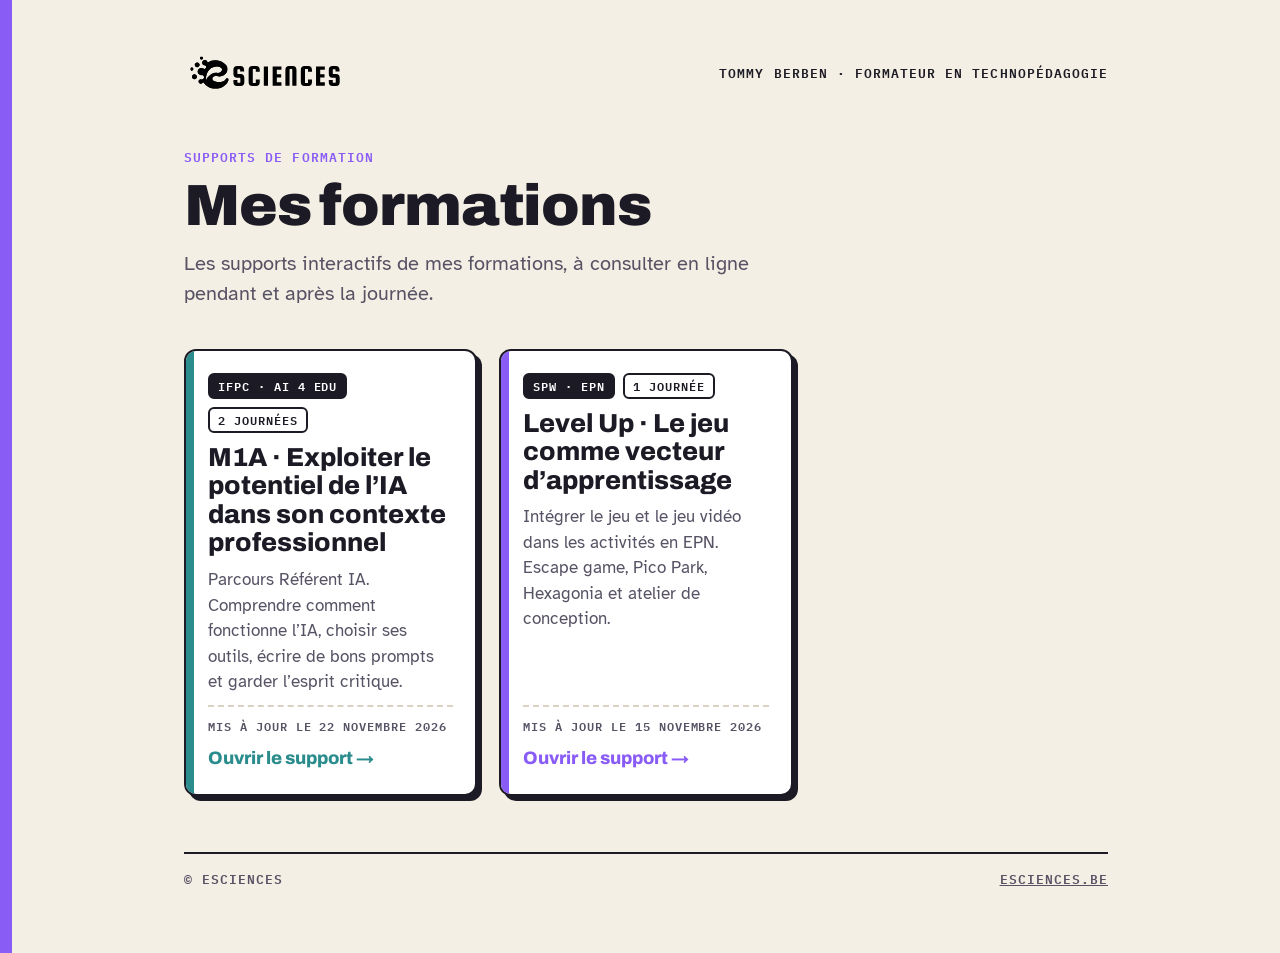
<file: index.html>
<!DOCTYPE html>
<html lang="fr">
<head>
<meta charset="utf-8">
<meta name="viewport" content="width=device-width, initial-scale=1">
<title>Formations eSCIENCES · Tommy Berben</title>
<link rel="preconnect" href="https://fonts.googleapis.com">
<link rel="preconnect" href="https://fonts.gstatic.com" crossorigin>
<link href="https://fonts.googleapis.com/css2?family=Atkinson+Hyperlegible:wght@400;700&family=Archivo:wght@800;900&family=IBM+Plex+Mono:wght@500;600&display=swap" rel="stylesheet">
<style>
  :root{--paper:#f4efe4;--ink:#1c1a24;--ink-soft:#575264;--acc:#8a5cf6}
  *{box-sizing:border-box;margin:0;padding:0}
  body{background:var(--paper);color:var(--ink);font-family:'Atkinson Hyperlegible',system-ui,sans-serif;font-size:18px;line-height:1.5;min-height:100vh;border-left:12px solid var(--acc)}
  .wrap{max-width:980px;margin:0 auto;padding:48px 28px 64px}
  header{display:flex;justify-content:space-between;align-items:center;gap:20px;flex-wrap:wrap}
  header img{height:52px}
  .mono{font-family:'IBM Plex Mono',monospace;font-size:13px;font-weight:600;letter-spacing:.08em;text-transform:uppercase}
  .kicker{color:var(--acc);margin-top:48px}
  h1{font-family:'Archivo',sans-serif;font-weight:900;font-size:clamp(36px,6vw,58px);line-height:1.02;letter-spacing:-.02em;margin-top:8px}
  .lead{font-size:20px;max-width:640px;margin-top:14px;color:var(--ink-soft)}
  .grid{display:grid;grid-template-columns:repeat(auto-fill,minmax(290px,1fr));gap:22px;margin-top:40px}
  .card{display:flex;flex-direction:column;gap:10px;background:#fff;border:2px solid var(--ink);border-radius:12px;box-shadow:5px 5px 0 var(--ink);padding:22px;color:inherit;text-decoration:none;transition:transform .12s,box-shadow .12s;position:relative;overflow:hidden}
  .card::before{content:"";position:absolute;left:0;top:0;bottom:0;width:8px;background:var(--c,var(--acc))}
  .card:hover{transform:translate(-2px,-2px);box-shadow:7px 7px 0 var(--ink)}
  .card h2{font-family:'Archivo',sans-serif;font-weight:800;font-size:26px;line-height:1.1}
  .chips{display:flex;gap:8px;flex-wrap:wrap}
  .chip{border:2px solid var(--ink);border-radius:6px;padding:2px 8px;font-size:12px}
  .chip.on{background:var(--ink);color:#fff}
  .card p{color:var(--ink-soft);font-size:17px}
  .maj{margin-top:auto;font-size:12px;color:var(--ink-soft);border-top:2px dashed #d9d2c3;padding-top:10px}
  .go{font-family:'Archivo',sans-serif;font-weight:800;color:var(--c,var(--acc))}
  footer{margin-top:56px;padding-top:16px;border-top:2px solid var(--ink);display:flex;justify-content:space-between;gap:16px;flex-wrap:wrap;color:var(--ink-soft)}
  footer a{color:inherit}
</style>
</head>
<body>
<div class="wrap">
  <header>
    <img src="assets/logo.svg" alt="eSCIENCES">
    <span class="mono">Tommy Berben · formateur en technopédagogie</span>
  </header>

  <p class="mono kicker">Supports de formation</p>
  <h1>Mes formations</h1>
  <p class="lead">Les supports interactifs de mes formations, à consulter en ligne pendant et après la journée.</p>

  <div class="grid">
    <a class="card" href="m1a-referent-ia/" data-path="m1a-referent-ia" style="--c:#2a8c8c">
      <div class="chips"><span class="chip on mono">IFPC · AI 4 EDU</span><span class="chip mono">2 journées</span></div>
      <h2>M1A · Exploiter le potentiel de l’IA dans son contexte professionnel</h2>
      <p>Parcours Référent IA. Comprendre comment fonctionne l’IA, choisir ses outils, écrire de bons prompts et garder l’esprit critique.</p>
      <span class="maj mono">Mis à jour le <time>22 novembre 2026</time></span>
      <span class="go">Ouvrir le support →</span>
    </a>
    <a class="card" href="epn-jeu-apprentissage/" data-path="epn-jeu-apprentissage" style="--c:#8a5cf6">
      <div class="chips"><span class="chip on mono">SPW · EPN</span><span class="chip mono">1 journée</span></div>
      <h2>Level Up · Le jeu comme vecteur d’apprentissage</h2>
      <p>Intégrer le jeu et le jeu vidéo dans les activités en EPN. Escape game, Pico Park, Hexagonia et atelier de conception.</p>
      <span class="maj mono">Mis à jour le <time>15 novembre 2026</time></span>
      <span class="go">Ouvrir le support →</span>
    </a>
  </div>

  <footer>
    <span class="mono">© eSCIENCES</span>
    <a class="mono" href="https://www.esciences.be">esciences.be</a>
  </footer>
</div>
<script>
/* Date de dernière mise à jour lue dans l'historique GitHub (date écrite à la main en secours) */
document.querySelectorAll('.card[data-path]').forEach(async card=>{
  try{
    const r = await fetch('https://api.github.com/repos/esciences/formations/commits?per_page=1&path='+encodeURIComponent(card.dataset.path));
    if(!r.ok) return;
    const [c] = await r.json(); if(!c) return;
    const d = new Date(c.commit.committer.date);
    const t = card.querySelector('.maj time');
    t.dateTime = d.toISOString();
    t.textContent = d.toLocaleDateString('fr-BE',{day:'numeric',month:'long',year:'numeric'});
  }catch(e){}
});
</script>
</body>
</html>
</file>
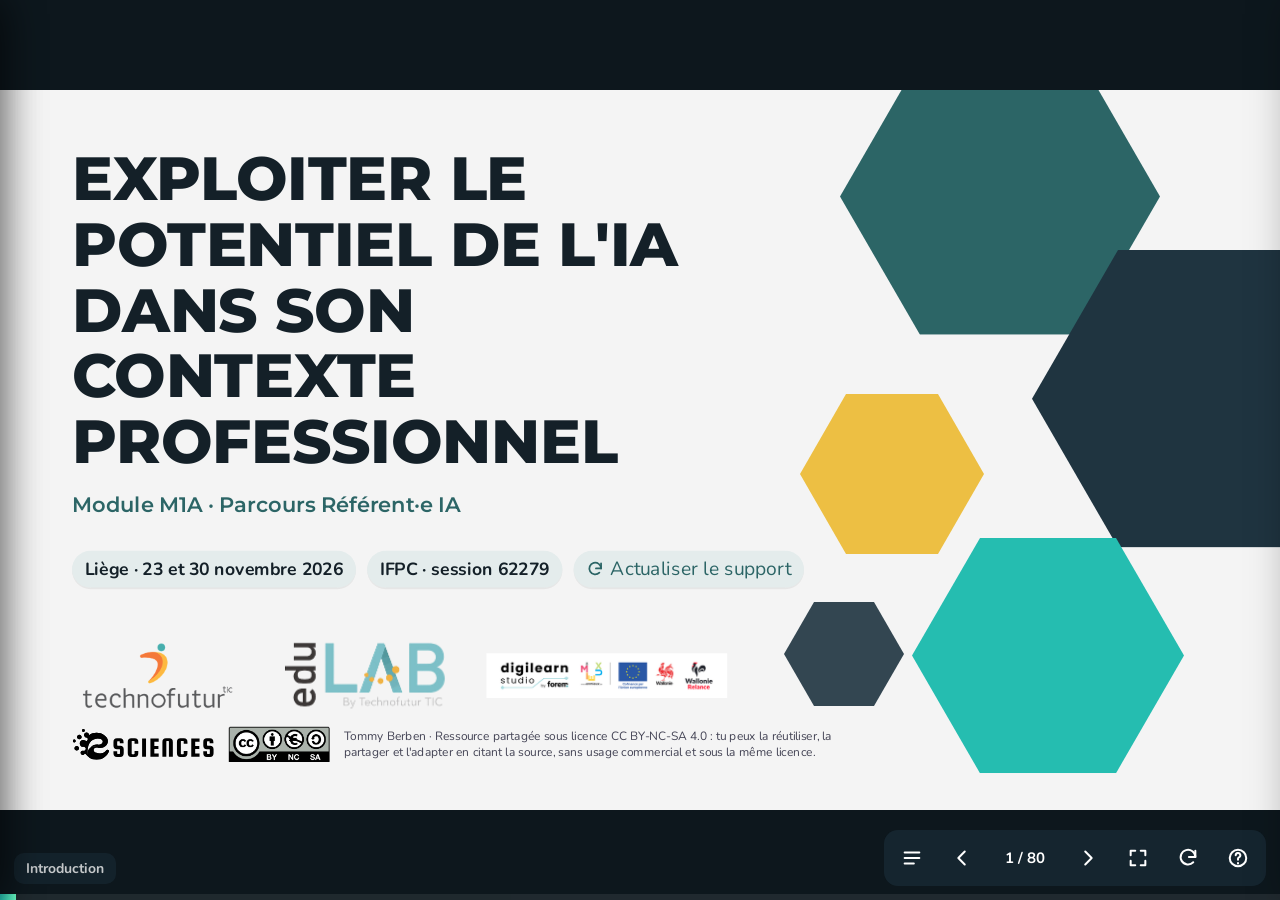
<file: m1a-referent-ia/index.html>
<!doctype html>
<html lang="fr-BE">
<head>
<meta charset="utf-8">
<meta name="viewport" content="width=device-width, initial-scale=1">
<title>M1A - Exploiter le potentiel de l'IA dans son contexte professionnel</title>
<meta name="description" content="Support interactif du module M1A «&nbsp;Exploiter le potentiel de l'IA dans son contexte professionnel&nbsp;» — parcours Référent·e IA (Technofutur TIC / eduLAB).">
<meta name="author" content="Tommy Berben">
<meta name="m1a-version" content="mise en ligne le 23/11/2026 à 06h43">
<link rel="stylesheet" href="css/theme.css?v=202611230643">
<link rel="stylesheet" href="css/deck.css?v=202611230643">
<link rel="stylesheet" href="css/slides.css?v=202611230643">
<script>
  /* Plan complet de la formation : les parties « upcoming » apparaissent grisées dans le sommaire.
     Pour ajouter une partie : écrire sa <section class="part"> plus bas, puis passer son statut à "built". */
  window.DECK_PLAN = [
    { num: "1", label: "Introduction", status: "built" },
    { num: "A", label: "Un peu de paperasse", status: "built" },
    { num: "2", label: "Se découvrir… et découvrir l'IA", status: "built" },
    { num: "3", label: "Aux origines de l'IA", status: "built" },
    { num: "4", label: "Les coulisses de l'IA", status: "built" },
    { num: "5", label: "Réfléchir avant d'utiliser", status: "built" },
    { num: "J2", label: "Ouverture du jour 2", status: "built" },
    { num: "6", label: "L'art du prompt", status: "built" },
    { num: "7", label: "Du prompt au média", status: "upcoming" },
    { num: "8", label: "Le chatbot personnalisé", status: "upcoming" },
    { num: "★", label: "Mission pratique et clôture", status: "upcoming" }
  ];
</script>
</head>
<body>
<a class="sr-only" href="#stage">Aller au contenu de la présentation</a>
<div id="live" class="sr-only" aria-live="polite"></div>

<main id="viewport">
<div id="stage">

<!-- =====================================================================
     PARTIE 1 · INTRODUCTION
     ===================================================================== -->
<section class="part" data-num="1" data-label="Introduction">

  <!-- 1 · Couverture -->
  <article class="slide t-paper cover" id="s-cover" data-title="Couverture">
    <div class="hex teal" style="right:150px;top:-40px;width:400px;height:346px"></div>
    <div class="hex navy" style="right:-120px;top:200px;width:430px;height:372px"></div>
    <div class="hex gold" style="right:370px;top:380px;width:230px;height:200px"></div>
    <div class="hex turq" style="right:120px;top:560px;width:340px;height:294px"></div>
    <div class="hex navy" style="right:470px;top:640px;width:150px;height:130px;opacity:.9"></div>
    <div class="pad">
      <h1>Exploiter le potentiel de l'IA dans son contexte professionnel</h1>
      <p class="sub">Module M1A · Parcours Référent·e IA</p>
      <div class="session">
        <span class="pill">Liège · 23 et 30 novembre 2026</span>
        <span class="pill">IFPC · session 62279</span>
        <button type="button" class="pill refresh-pill" data-refresh><svg viewBox="0 0 24 24" aria-hidden="true"><path d="M20 11a8 8 0 1 0-2.3 5.7"/><path d="M20 4v7h-7"/></svg>Actualiser le support</button>
      </div>
      <div class="logos">
        <img src="assets/img/logo-technofutur.png" alt="Technofutur TIC">
        <img src="assets/img/logo-edulab.png" alt="eduLAB by Technofutur TIC">
        <img src="assets/img/logos-financement.png" alt="Logos des partenaires et financeurs" style="height:56px">
      </div>
      <div class="license">
        <img class="brand" src="assets/img/logo-esciences.svg" alt="eSCIENCES">
        <img src="assets/img/cc-by-nc-sa.png" alt="Licence Creative Commons BY-NC-SA 4.0">
        <span>Tommy Berben · Ressource partagée sous licence CC BY-NC-SA 4.0&nbsp;: tu peux la réutiliser, la partager et l'adapter en citant la source, sans usage commercial et sous la même licence.</span>
      </div>
    </div>
    <aside class="notes">
      <h3>Intention</h3>
      <p>Accueillir, situer la formation (module, session, dates) pendant l'installation.</p>
      <h3>Pendant l'accueil</h3>
      <ul>
        <li>Laisser cette diapositive projetée pendant l'arrivée des participants.</li>
        <li>Wi-Fi, prises, pauses&nbsp;: à annoncer oralement (non repris ici).</li>
      </ul>
      <h3>Navigation</h3>
      <p>→ ou Espace&nbsp;: avancer · F&nbsp;: plein écran · S&nbsp;: sommaire · B&nbsp;: écran noir · N&nbsp;: notes · P&nbsp;: vue présentateur.</p>
      <p class="todo">À confirmer&nbsp;: la mention de version (le PDF indiquait «&nbsp;V2 - M1A&nbsp;») et la formule de citation souhaitée pour la licence.</p>
    </aside>
  </article>

  <!-- 2 · Qui suis-je&nbsp;? -->
  <article class="slide t-paper" id="s-qui" data-title="Qui suis-je&nbsp;?">
    <div class="hex teal" style="left:-160px;bottom:-140px;width:760px;height:660px"></div>
    <img class="avatar" src="assets/img/avatar-tommy.webp" alt="Avatar illustré de Tommy Berben, la main au menton">
    <div class="title-flag"></div>
    <div class="bio">
      <h2 class="title" style="margin-bottom:22px">Qui suis-je&nbsp;?</h2>
      <p class="name">Tommy Berben</p>
      <ul>
        <li>Enseignant de sciences et de formation numérique · <em>Institut Sainte-Begge</em></li>
        <li>Formateur en technopédagogie · <em>eduLAB</em></li>
        <li>Créateur de contenu pédagogique · <em>eSCIENCES.be</em></li>
        <li>Contact&nbsp;: <a href="mailto:tommy@esciences.be">tommy@esciences.be</a></li>
      </ul>
      <p class="extra">Partenaire officiel Robot Edison (Microbric) · Space Ambassador (ESERO Belgium) · Formateur certifié BookWidgets · Teacher Canvassador (Canva Education)</p>
      <div class="qui-logos">
        <img src="assets/img/logo-esciences.svg" alt="eSCIENCES" class="brand">
        <img src="assets/img/logo-edison.png" alt="Edison" style="height:100px">
      </div>
      <a class="btn esc-btn" href="https://www.esciences.be" target="_blank" rel="noopener"><svg viewBox="0 0 24 24" aria-hidden="true"><path d="M10 14a5 5 0 0 0 7 0l3-3a5 5 0 0 0-7-7l-1 1"/><path d="M14 10a5 5 0 0 0-7 0l-3 3a5 5 0 0 0 7 7l1-1"/></svg>Découvrir eSCIENCES.be</a>
    </div>
    <aside class="notes">
      <h3>Intention</h3>
      <p>Me présenter en une minute et montrer d'où je parle&nbsp;: un enseignant qui expérimente l'IA en classe.</p>
      <h3>Piste orale</h3>
      <ul>
        <li>Un exemple concret d'usage de l'IA dans ma propre préparation de cours.</li>
        <li>Annoncer la posture&nbsp;: l'IA au service de l'apprentissage, avec un regard critique.</li>
      </ul>
      <p class="src">Avatar&nbsp;: image du support original (style illustré, non photoréaliste).</p>
    </aside>
  </article>

  <!-- 3 · Séparateur -->
  <article class="slide t-teal divider" id="s-div1" data-title="Introduction (et un peu de paperasse)">
    <div class="num" aria-hidden="true">1</div>
    <div class="deco-bl"><div class="hex navy h1"></div><div class="hex white h2"></div><div class="hex gold h3"></div></div>
    <h2>Introduction<small>(et un peu de paperasse)</small></h2>
    <aside class="notes">
      <h3>Déroulé de la partie</h3>
      <ul>
        <li>Le parcours Référent·e IA et la place du M1A.</li>
        <li>Les objectifs, avec un positionnement rapide.</li>
        <li>Le programme des deux journées et notre cadre de travail.</li>
        <li>La paperasse&nbsp;: FSE, Classroom, badge, support.</li>
      </ul>
      <p>Durée indicative&nbsp;: 25 à 30 minutes, paperasse comprise.</p>
    </aside>
  </article>

  <!-- 4 · Le parcours Référent·e IA -->
  <article class="slide t-teal" id="s-parcours" data-title="Le parcours Référent·e IA">
    <div class="pad">
      <p class="kicker">Approche pratique, critique et éthique</p>
      <h2 class="title">Le parcours Référent·e IA</h2>
      <div class="cols" style="grid-template-columns:1fr 250px;gap:36px">
        <div>
          <div class="journey" role="tablist" aria-label="Les trois étapes du parcours">
            <button type="button" role="tab" id="tab-step1" aria-controls="panel-step1" aria-selected="true"><span class="hexnum">1</span>Module de base</button>
            <button type="button" role="tab" id="tab-step2" aria-controls="panel-step2"><span class="hexnum">2</span>Modules au choix</button>
            <button type="button" role="tab" id="tab-step3" aria-controls="panel-step3"><span class="hexnum">3</span>Module final</button>
          </div>
          <div class="tabpanel" role="tabpanel" id="panel-step1" aria-labelledby="tab-step1">
            <h3>Comprendre l'IA et ses usages · obligatoire</h3>
            <ul class="bullets">
              <li><b>M1A</b>, pour les enseignants&nbsp;: <em>Exploiter le potentiel de l'IA dans son contexte professionnel</em>. <strong style="color:var(--teal)">C'est ici&nbsp;!</strong></li>
              <li><b>M1B</b>, pour les directions&nbsp;: <em>Soutenir le pilotage de son école grâce à l'IA</em>.</li>
            </ul>
          </div>
          <div class="tabpanel" role="tabpanel" id="panel-step2" aria-labelledby="tab-step2" hidden>
            <h3>Approfondir · au moins 2 modules parmi M2 à M9</h3>
            <div class="modgrid">
              <span><b>M2</b> Différenciation, tutorat, remédiation, inclusion</span>
              <span><b>M3</b> Regard critique, éthique et sécurité</span>
              <span><b>M4</b> Images, vidéos et podcasts</span>
              <span><b>M5</b> Activités ludopédagogiques</span>
              <span><b>M6</b> Usages disciplinaires</span>
              <span><b>M7</b> Créer du code avec l'IA</span>
              <span><b>M8</b> Projets créatifs et technologiques des élèves</span>
              <span><b>M9</b> Évaluation et travaux académiques</span>
            </div>
            <p class="tiny" style="margin:12px 0 0;color:#557">Thèmes résumés à partir du catalogue IFPC&nbsp;: les intitulés exacts varient selon les éditions.</p>
          </div>
          <div class="tabpanel" role="tabpanel" id="panel-step3" aria-labelledby="tab-step3" hidden>
            <h3>Devenir référent·e · M10</h3>
            <ul class="bullets">
              <li><em>Cultiver l'expertise collective et repenser sa posture enseignante.</em></li>
              <li>On y présente un <b>«&nbsp;chef-d'œuvre&nbsp;»</b>&nbsp;: un projet qui explicite ses apprentissages et ses choix pédagogiques et éthiques.</li>
            </ul>
          </div>
        </div>
        <div style="text-align:center">
          <img src="assets/img/badge-ai4edu.png" alt="Badge Référent IA AI4EDU" style="width:230px">
        </div>
      </div>
      <p class="small" style="margin-top:20px"><strong class="hl">Badge final Référent·e IA</strong>&nbsp;: au minimum 6 jours, soit environ 36 heures. Chaque module donne aussi un badge de compétences.</p>
    </div>
    <p class="src-line">Source&nbsp;: technofuturtic.be/activites/referent-ia (page mise à jour le 27/08/2026, consultée le 22/11/2026).</p>
    <aside class="notes">
      <h3>Intention</h3>
      <p>Situer le M1A comme porte d'entrée d'un parcours, sans laisser croire qu'il suffit pour le badge final.</p>
      <h3>Déroulé (3 min)</h3>
      <ul>
        <li>Cliquer sur les trois étapes (ou flèches du clavier dans les onglets).</li>
        <li>Demander à main levée qui envisage déjà la suite du parcours.</li>
      </ul>
      <h3>Points de vigilance</h3>
      <ul>
        <li>Le suivi du seul M1A ne donne pas le badge final&nbsp;: M1 + 2 modules optionnels (M2 à M9) + M10 avec chef-d'œuvre.</li>
        <li>La page officielle annonce 11 modules à la carte. Le M11 (CréaCamp IA) est un approfondissement hors conditions minimales.</li>
      </ul>
      <p class="todo">Divergence&nbsp;: le schéma du PDF (p. 5) listait d'autres modules optionnels («&nbsp;IA et automatisation&nbsp;», «&nbsp;Explorer les technologies immersives&nbsp;», «&nbsp;L'IA au service de l'apprentissage d'une langue&nbsp;»…). J'ai repris les thèmes du catalogue IFPC fournis dans ton contexte. Confirme la liste de l'édition 2026-2027.</p>
      <p class="src">Sources&nbsp;: technofuturtic.be/activites/referent-ia (consultée le 22/11/2026) · catalogue IFPC (contexte fourni, vérifié le 22/11/2026).</p>
    </aside>
  </article>

  <!-- 5 · Objectifs -->
  <article class="slide t-paper" id="s-objectifs" data-title="Les objectifs du module" data-active="1">
    <div class="active-flag"><svg viewBox="0 0 24 24" aria-hidden="true"><path d="M12 3v4M12 17v4M3 12h4M17 12h4M6 6l2.5 2.5M15.5 15.5L18 18M6 18l2.5-2.5M15.5 8.5L18 6"/></svg>Positionnement</div>
    <div class="pad">
      <h2 class="title" style="margin-bottom:14px">Les objectifs du module</h2>
      <div class="tagbox consigne" style="margin-bottom:22px">
        <span class="tag">Consigne</span>
        <span class="boxed" style="font-size:25px">Quel bloc attends-tu le plus&nbsp;?</span>
      </div>
      <div class="families">
        <section class="family">
          <header><span class="ico"><svg viewBox="0 0 24 24" aria-hidden="true"><path d="M9 18h6M10 21h4"/><path d="M12 3a6 6 0 0 0-3.5 10.9c.6.5 1 1.2 1 2V17h5v-1.1c0-.8.4-1.5 1-2A6 6 0 0 0 12 3z"/></svg></span><h3>1 · Comprendre</h3></header>
          <ul>
            <li>Les grandes étapes du développement de l'IA et ses principes fondamentaux.</li>
            <li>Les limites, les risques et les enjeux éthiques, pour adapter sa posture d'enseignant.</li>
          </ul>
          <button type="button" class="btn sm vote" data-toggle>★ Priorité du groupe</button>
        </section>
        <section class="family">
          <header><span class="ico"><svg viewBox="0 0 24 24" aria-hidden="true"><path d="M9 3h6M10 3v6l-5 9a2 2 0 0 0 1.8 3h10.4a2 2 0 0 0 1.8-3l-5-9V3"/><path d="M7.5 14h9"/></svg></span><h3>2 · Expérimenter</h3></header>
          <ul>
            <li>Analyser et choisir les outils d'IA adaptés, notamment pour l'évaluation et la différenciation.</li>
            <li>Créer du contenu original et explorer des usages concrets.</li>
            <li>Expérimenter l'IA dans son propre contexte professionnel.</li>
          </ul>
          <button type="button" class="btn sm vote" data-toggle>★ Priorité du groupe</button>
        </section>
        <section class="family">
          <header><span class="ico"><svg viewBox="0 0 24 24" aria-hidden="true"><path d="M4 5h16v11H8l-4 4z"/><path d="M8 9h8M8 12h5"/></svg></span><h3>3 · Prompter et partager</h3></header>
          <ul>
            <li>Rédiger et structurer un prompt efficace.</li>
            <li>Optimiser ses prompts pour obtenir des résultats pertinents et créatifs.</li>
            <li>Partager des bonnes pratiques entre pairs.</li>
          </ul>
          <button type="button" class="btn sm vote" data-toggle>★ Priorité du groupe</button>
        </section>
      </div>
    </div>
    <aside class="notes">
      <h3>Objectif de l'activité</h3>
      <p>Faire exprimer les attentes dès le départ et repérer ce que le groupe attend le plus.</p>
      <h3>Consigne et modalité (2 min, collectif)</h3>
      <ul>
        <li>Lire les trois blocs, puis vote à main levée&nbsp;: 1, 2 ou 3 doigts.</li>
        <li>Cliquer sur «&nbsp;Priorité du groupe&nbsp;» sous le bloc le plus choisi&nbsp;: il reste en surbrillance pour la suite de la diapositive.</li>
      </ul>
      <h3>À faire émerger</h3>
      <ul>
        <li>Les trois blocs se répondent&nbsp;: on comprend pour mieux expérimenter, et on expérimente pour mieux prendre du recul.</li>
        <li>Annoncer où chaque bloc sera travaillé (jour 1 surtout «&nbsp;comprendre&nbsp;», jour 2 surtout «&nbsp;prompter et créer&nbsp;»).</li>
      </ul>
      <p class="src">Les huit objectifs sont repris du support (p. 9), conformes à la présentation du M1A par Technofutur TIC. Le regroupement en trois blocs est une proposition personnelle.</p>
    </aside>
  </article>

  <!-- 6 · Programme -->
  <article class="slide t-paper" id="s-programme" data-title="Le programme des deux journées">
    <div class="deco-br"><div class="hex navy h1"></div><div class="hex gold h2"></div></div>
    <div class="pad">
      <h2 class="title">Le programme des deux journées</h2>
      <div class="daytabs" role="tablist" aria-label="Choisir la journée">
        <button type="button" role="tab" id="tab-j1" aria-controls="panel-j1" aria-selected="true">Jour 1</button>
        <button type="button" role="tab" id="tab-j2" aria-controls="panel-j2">Jour 2</button>
      </div>
      <div class="daypanel" role="tabpanel" id="panel-j1" aria-labelledby="tab-j1">
        <ol class="timeline prog">
          <li><span class="dot here">1</span><span class="what"><b>Accueil et un peu de paperasse</b><span>Vous êtes ici · objectifs, programme, cadre, formulaire FSE, Classroom et badge</span></span><span class="dur">25-30 min</span></li>
          <li><span class="dot">2</span><span class="what"><b>Se découvrir… et découvrir l'IA</b><span>Padlet, «&nbsp;Si j'étais une IA&nbsp;», questions Wooclap, IA ou pas IA&nbsp;?</span></span><span class="dur">45-55 min</span></li>
          <li><span class="dot">3</span><span class="what"><b>Aux origines de l'IA</b><span>Frise à reconstituer, vidéo, définitions officielles, intelligence biologique, science-fiction</span></span><span class="dur">70-80 min</span></li>
          <li><span class="dot">4</span><span class="what"><b>Les coulisses de l'IA</b><span>Quick, Draw!, «&nbsp;Définis-moi un chien&nbsp;», entraîner une IA avec Vittascience, ML ou DL&nbsp;?</span></span><span class="dur">80-95 min</span></li>
          <li><span class="dot">5</span><span class="what"><b>Réfléchir avant d'utiliser</b><span>Feu vert ou stop&nbsp;?, biais algorithmiques, posture enseignante, carte des assistants IA, bilan</span></span><span class="dur">60-70 min</span></li>
        </ol>
      </div>
      <div class="daypanel" role="tabpanel" id="panel-j2" aria-labelledby="tab-j2" hidden>
        <ol class="timeline prog">
          <li><span class="dot">J2</span><span class="what"><b>Reprise</b><span>Retour sur le jour 1 et une partie de «&nbsp;IA ou pas IA&nbsp;?&nbsp;»</span></span></li>
          <li><span class="dot">6</span><span class="what"><b>L'art du prompt</b><span>Choisir son outil (compar:IA, IA locale, sobriété), écrire un bon prompt, usages en éducation&nbsp;: différencier, évaluer, gagner du temps</span></span></li>
          <li><span class="dot">7</span><span class="what"><b>Du prompt au média</b><span>Rédiger des prompts pour générer des images</span></span></li>
          <li><span class="dot">8</span><span class="what"><b>Le chatbot personnalisé</b><span>Quand l'IA assiste l'élève dans une tâche bien cadrée</span></span></li>
          <li><span class="dot">★</span><span class="what"><b>Mission pratique et clôture</b><span>Créer un contenu utile pour sa classe (20 à 30 min en autonomie), partage, badge et retour collectif</span></span></li>
        </ol>
      </div>
      <p class="tiny" style="margin-top:14px;color:#556">Durées indicatives, sans les pauses. Le programme s'ajuste selon les besoins du groupe.</p>
    </div>
    <aside class="notes">
      <h3>Intention</h3>
      <p>Donner une vue d'ensemble et rassurer&nbsp;: on alterne compréhension, expérimentation et prise de recul.</p>
      <h3>Déroulé (2 min)</h3>
      <ul>
        <li>Parcourir le jour 1, puis cliquer sur l'onglet du jour 2.</li>
        <li>Relier au bloc d'objectifs choisi par le groupe à la diapositive précédente.</li>
      </ul>
      <p class="src">Programme aligné le 22/11/2026 sur les parties réellement construites (sommaire du support). Durées du jour 1 reprises des notes de chaque partie (total 4&nbsp;h&nbsp;40 à 5&nbsp;h&nbsp;30 hors pauses). Jour 2 d'après le support Canva (p. 56-137)&nbsp;: durées non affichées tant que les parties 6 (blocs 2 et 3), 7, 8 et la mission ne sont pas construites. Les thèmes de l'ancien planning restent couverts&nbsp;: outils de création (parties 6 et 7), évaluation (partie 6, bloc 3), travail réflexif (mission), posture (partie 5 et clôture).</p>
      <p class="todo">À confirmer&nbsp;: les horaires de la session (non établis dans les sources). Le planning du PDF (p. 10 et 56) mentionnait «&nbsp;remise du badge de participation&nbsp;» au jour 2&nbsp;: j'écris seulement «&nbsp;badge&nbsp;» en attendant que tu confirmes la terminologie (la page officielle parle de «&nbsp;badge de compétences&nbsp;»).</p>
    </aside>
  </article>

  <!-- 7 · Cadre -->
  <article class="slide t-navy" id="s-cadre" data-title="Notre cadre pour ces deux jours">
    <div class="pad">
      <h2 class="title">Notre cadre pour ces deux jours</h2>
      <div class="rules">
        <div class="rule fragment">
          <span class="ico"><svg viewBox="0 0 24 24" aria-hidden="true"><path d="M9 3h6M10 3v6l-5 9a2 2 0 0 0 1.8 3h10.4a2 2 0 0 0 1.8-3l-5-9V3"/></svg></span>
          <div><h3>On teste, on se trompe</h3><p>Essayer, rater, recommencer&nbsp;: avec l'IA, c'est la méthode, pas un échec.</p></div>
        </div>
        <div class="rule fragment">
          <span class="ico"><svg viewBox="0 0 24 24" aria-hidden="true"><rect x="5" y="11" width="14" height="10" rx="2"/><path d="M8 11V7a4 4 0 0 1 8 0v4"/></svg></span>
          <div><h3>Zéro donnée personnelle</h3><p>Dans les outils testés&nbsp;: pas de nom, pas de photo, rien qui permette de reconnaître quelqu'un. Ni un élève, ni un collègue, ni toi.</p></div>
        </div>
        <div class="rule fragment">
          <span class="ico"><svg viewBox="0 0 24 24" aria-hidden="true"><circle cx="9" cy="8" r="3.5"/><path d="M2 20c0-3.5 3-5.5 7-5.5s7 2 7 5.5"/><circle cx="17" cy="7" r="3"/><path d="M17 13.5c3 0 5 1.6 5 4.5"/></svg></span>
          <div><h3>Personne ne reste bloqué</h3><p>Pas de compte, pas d'outil favori&nbsp;? On travaille en binôme.</p></div>
        </div>
        <div class="rule fragment">
          <span class="ico"><svg viewBox="0 0 24 24" aria-hidden="true"><path d="M4 5h16v11H8l-4 4z"/><path d="M12 8v3M12 13.5v.5"/></svg></span>
          <div><h3>Les questions en attente</h3><p>Une question sans réponse immédiate&nbsp;? On la note et on y revient plus tard.</p></div>
        </div>
      </div>
    </div>
    <aside class="notes">
      <h3>Intention</h3>
      <p>Poser un cadre sécurisant avant la première manipulation d'outils, notamment sur la confidentialité.</p>
      <h3>Déroulé (2 min)</h3>
      <ul>
        <li>Faire apparaître les quatre règles une à une (→ ou Espace).</li>
        <li>Questions en attente&nbsp;: prévoir une affiche, un tableau ou une colonne dans le Padlet.</li>
      </ul>
      <h3>À faire émerger</h3>
      <p>La règle «&nbsp;zéro donnée personnelle&nbsp;» vaut pour les élèves comme pour nos propres données&nbsp;: elle sera approfondie dans la partie «&nbsp;Réfléchir avant d'utiliser&nbsp;».</p>
      <p class="src">Diapositive ajoutée (proposition personnelle)&nbsp;: elle anticipe la règle de confidentialité présente dans le support (p. 52).</p>
    </aside>
  </article>
</section>

<!-- =====================================================================
     ADMINISTRATIF · UN PEU DE PAPERASSE
     ===================================================================== -->
<section class="part" data-num="A" data-label="Un peu de paperasse">

  <!-- 8 · Check-list -->
  <article class="slide t-teal" id="s-paperasse" data-title="La check-list de démarrage">
    <div class="deco-tr"><div class="hex navy h1"></div><div class="hex gold h2"></div></div>
    <div class="pad">
      <p class="kicker">Un peu de paperasse… et c'est réglé</p>
      <h2 class="title">La check-list de démarrage</h2>
      <ul class="checklist" style="max-width:1150px">
        <li><input type="checkbox" id="ck-fse"><label for="ck-fse">Compléter le <b>formulaire FSE</b></label><span class="when">Maintenant</span><a class="btn sm turq" href="#/9" data-goto="s-fse">Voir</a></li>
        <li><input type="checkbox" id="ck-cls"><label for="ck-cls">Rejoindre le <b>Classroom</b> du module</label><span class="when">Maintenant</span><a class="btn sm turq" href="#/10" data-goto="s-classroom">Voir</a></li>
        <li><input type="checkbox" id="ck-sup"><label for="ck-sup">Garder le lien du <b>support de formation</b></label><span class="when">Quand tu veux</span><a class="btn sm turq" href="#/12" data-goto="s-support">Voir</a></li>
        <li><input type="checkbox" id="ck-bdg"><label for="ck-bdg">Repérer l'accès au <b>badge</b> (Open Badge Passport)</label><span class="when">Fin du module</span><a class="btn sm turq" href="#/11" data-goto="s-badge">Voir</a></li>
      </ul>
    </div>
    <aside class="notes">
      <h3>Intention</h3>
      <p>Regrouper les formalités sur une seule vue, pour les régler vite et pouvoir y revenir.</p>
      <h3>Déroulé (8 à 10 min au total)</h3>
      <ul>
        <li>Les boutons «&nbsp;Voir&nbsp;» mènent aux diapositives détaillées avec QR code.</li>
        <li>Les cases à cocher servent aux participants qui consultent le support sur leur appareil. Rien n'est enregistré ni transmis.</li>
      </ul>
      <p class="src">Diapositive ajoutée&nbsp;: synthèse des pages 7, 8, 11 et 12 du support.</p>
    </aside>
  </article>

  <!-- 9 · FSE -->
  <article class="slide t-paper" id="s-fse" data-title="Le formulaire FSE">
    <div class="hex turq" style="right:120px;top:40px;width:330px;height:286px"></div>
    <div class="hex teal" style="right:-120px;top:420px;width:520px;height:450px"></div>
    <div class="pad">
      <h2 class="title">Compléter le formulaire FSE</h2>
      <div class="cols" style="grid-template-columns:1fr 360px;gap:60px">
        <div>
          <div class="row" style="margin-bottom:26px">
            <label class="code code-edit" style="background:var(--turq)"><span class="lbl">Code</span><input id="fse-code" class="code-input" type="text" inputmode="numeric" autocomplete="off" spellcheck="false" value="0589" data-default="0589" data-store="m1a-fse-code" data-param="fse" aria-label="Code de session FSE (modifiable)" title="Clique pour modifier le code"><svg class="pen" viewBox="0 0 24 24" aria-hidden="true"><path d="M4 20h4L19 9l-4-4L4 16z"/><path d="M13.5 6.5l4 4"/></svg></label>
            <button type="button" class="copy-btn" data-copy-from="fse-code">Copier</button>
          </div>
          <h3 style="font-size:30px;margin-bottom:8px;color:var(--teal)">À quoi sert ce formulaire&nbsp;?</h3>
          <p style="margin:0 0 18px">Il permet de collecter les données des participants aux formations financées par le Fonds social européen (FSE).</p>
          <p style="margin:0"><b>Objectif</b>&nbsp;: assurer le suivi, l'évaluation et le contrôle de ces programmes, tout en respectant le RGPD.</p>
        </div>
        <div class="qr-card">
          <span class="qr-label">miniurl.be/r-5qy1</span>
          <div class="qr-frame"><img class="qr" src="assets/qr/fse.svg" alt="QR code vers le formulaire FSE"></div>
          <a class="linkpill qr-link" href="https://miniurl.be/r-5qy1" target="_blank" rel="noopener"><svg viewBox="0 0 24 24" aria-hidden="true"><path d="M10 14a5 5 0 0 0 7 0l3-3a5 5 0 0 0-7-7l-1 1"/><path d="M14 10a5 5 0 0 0-7 0l-3 3a5 5 0 0 0 7 7l1-1"/></svg>Ouvrir le formulaire</a>
        </div>
      </div>
    </div>
    <aside class="notes">
      <h3>Déroulé (4 min)</h3>
      <ul>
        <li>Faire compléter immédiatement, en début de journée.</li>
        <li>Prévoir une aide pour ceux qui n'ont pas de smartphone (lien sur l'ordinateur).</li>
      </ul>
      <p class="src">Code de session FSE modifiable directement sur la diapositive (clic sur le code). La valeur est mémorisée dans ce navigateur. Pour l'imposer dans un lien partagé&nbsp;: <code>index.html?fse=0589</code>. Valeur par défaut&nbsp;: 0589 (confirmée par Tommy le 22/11/2026).</p>
      <p class="src">Le QR code redirige vers le formulaire Microsoft Forms encodé dans le QR du support original (p. 7).</p>
    </aside>
  </article>

  <!-- 10 · Classroom -->
  <article class="slide t-teal" id="s-classroom" data-title="Le Classroom du module">
    <div class="hex navy" style="left:-80px;bottom:-120px;width:420px;height:364px"></div>
    <div class="pad">
      <h2 class="title">Accès Classroom</h2>
      <div class="cols" style="grid-template-columns:1fr 360px;gap:60px">
        <div>
          <p class="lead" style="margin:0 0 26px">Un espace qui centralise toutes les ressources de ce module de formation.</p>
          <div class="row" style="margin-bottom:22px">
            <label class="code code-edit"><span class="lbl">Code du cours</span><input id="classroom-code" class="code-input wide" type="text" autocomplete="off" spellcheck="false" value="6izvc5lr" data-default="6izvc5lr" data-store="m1a-classroom-code" data-param="classe" aria-label="Code du cours Classroom (modifiable)" title="Clique pour modifier le code"><svg class="pen" viewBox="0 0 24 24" aria-hidden="true"><path d="M4 20h4L19 9l-4-4L4 16z"/><path d="M13.5 6.5l4 4"/></svg></label>
            <button type="button" class="copy-btn" data-copy-from="classroom-code">Copier</button>
          </div>
          <p class="small muted" style="margin:0 0 26px">Classe 2026-2027</p>
          <img src="assets/img/google-classroom.png" alt="" style="height:130px">
        </div>
        <div class="qr-card">
          <span class="qr-label">Rejoindre la classe</span>
          <div class="qr-frame" data-show-if-default="classroom-code"><img class="qr" src="assets/qr/classroom.svg" alt="QR code pour rejoindre le Classroom"></div>
          <p class="join-alt" data-show-if-changed="classroom-code" hidden>Dans Classroom&nbsp;: <b>+</b> puis <b>Rejoindre un cours</b>, et entre le code.</p>
          <a class="linkpill qr-link" data-href-default="https://classroom.google.com/c/ODcxNzU5MzIxNjM2?cjc=6izvc5lr" data-href-changed="https://classroom.google.com/" data-for="classroom-code" href="https://classroom.google.com/c/ODcxNzU5MzIxNjM2?cjc=6izvc5lr" target="_blank" rel="noopener"><svg viewBox="0 0 24 24" aria-hidden="true"><path d="M10 14a5 5 0 0 0 7 0l3-3a5 5 0 0 0-7-7l-1 1"/><path d="M14 10a5 5 0 0 0-7 0l-3 3a5 5 0 0 0 7 7l1-1"/></svg>Ouvrir Classroom</a>
        </div>
      </div>
    </div>
    <aside class="notes">
      <h3>Déroulé (3 min)</h3>
      <ul>
        <li>Code à entrer dans Classroom&nbsp;: «&nbsp;Rejoindre un cours&nbsp;» (+), ou QR code.</li>
        <li>Un compte Google est nécessaire&nbsp;: prévoir un binôme pour ceux qui n'en ont pas.</li>
      </ul>
      <p class="src">QR code ajouté (absent du support), généré à partir du lien Classroom présent dans le PDF (p. 8). Le code du cours est modifiable sur la diapositive (mémorisé dans le navigateur, ou imposé par <code>?classe=…</code> dans l'URL). Si tu changes le code, le QR code (lié à l'ancienne classe) est masqué et remplacé par la marche à suivre.</p>
    </aside>
  </article>

  <!-- 11 · Badge -->
  <article class="slide t-paper" id="s-badge" data-title="Obtenir son badge">
    <div class="hex teal" style="right:-140px;top:280px;width:700px;height:606px"></div>
    <img src="assets/img/badge-ai4edu.png" alt="Badge Référent IA AI4EDU" style="position:absolute;right:110px;top:300px;width:300px;z-index:2">
    <div class="pad">
      <h2 class="title">Obtenir votre badge</h2>
      <img src="assets/img/open-badge-passport.png" alt="Open Badge Passport" style="height:76px;align-self:flex-start;margin-bottom:30px">
      <dl style="margin:0;font-size:30px;display:grid;grid-template-columns:auto 1fr;gap:16px 22px;align-items:center;max-width:820px">
        <dt><b>Lien</b></dt><dd style="margin:0"><a href="https://urlz.fr/uoK5" target="_blank" rel="noopener">urlz.fr/uoK5</a></dd>
        <dt><b>Code</b></dt><dd style="margin:0" class="row"><span class="code" style="font-size:32px">m295hufnm5nc</span><button type="button" class="copy-btn" data-copy="m295hufnm5nc">Copier</button></dd>
        <dt><b>Preuve</b></dt><dd style="margin:0">Déposer une preuve sous forme de fichier.</dd>
      </dl>
      <p class="small" style="margin-top:34px;max-width:820px">Chaque module du parcours donne lieu à un badge de compétences. On y revient en fin de module.</p>
    </div>
    <p class="src-line">Source&nbsp;: technofuturtic.be/activites/referent-ia (consultée le 22/11/2026).</p>
    <aside class="notes">
      <h3>Intention</h3>
      <p>Informer dès le début, pour que les participants gardent des traces de leurs productions en vue de la preuve.</p>
      <p class="todo">À confirmer avant projection&nbsp;: la nature de la preuve attendue, le moment du dépôt et l'intitulé exact du badge M1A. Je n'ai rien ajouté au-delà de ce qui figure dans le support (p. 11 et 136) et sur la page officielle.</p>
    </aside>
  </article>

  <!-- 12 · Support -->
  <article class="slide t-teal" id="s-support" data-title="Le support de formation">
    <div class="hex navy" style="right:-120px;top:420px;width:420px;height:364px"></div>
    <div class="hex gold" style="right:330px;bottom:120px;width:150px;height:130px"></div>
    <div class="pad">
      <h2 class="title">Le support de formation</h2>
      <div class="cols" style="grid-template-columns:1fr 330px 250px;gap:34px;align-items:center">
        <div>
          <p class="lead" style="margin:0 0 22px">Toutes les diapositives, les liens et les activités, à consulter à ton rythme sur ordinateur ou tablette.</p>
          <ul class="bullets small">
            <li>Navigation&nbsp;: flèches, sommaire (S) et plein écran (F).</li>
            <li>Les activités restent utilisables après la formation.</li>
          </ul>
        </div>
        <div class="qr-card">
          <span class="qr-label">Le nouveau support</span>
          <div class="qr-frame"><img class="qr" src="assets/qr/support-en-ligne.svg" alt="QR code vers le nouveau support en ligne"></div>
          <a class="linkpill qr-link" href="https://esciences.github.io/formations/m1a-referent-ia/" target="_blank" rel="noopener"><svg viewBox="0 0 24 24" aria-hidden="true"><path d="M10 14a5 5 0 0 0 7 0l3-3a5 5 0 0 0-7-7l-1 1"/><path d="M14 10a5 5 0 0 0-7 0l-3 3a5 5 0 0 0 7 7l1-1"/></svg>Ouvrir le support</a>
        </div>
        <div class="qr-card old-support">
          <span class="qr-label">Anciennes slides</span>
          <div class="qr-frame"><img class="qr" src="assets/qr/support.svg" alt="QR code vers les anciennes slides Canva de septembre 2026"></div>
          <a class="linkpill qr-link" href="https://miniurl.be/r-6esj" target="_blank" rel="noopener"><svg viewBox="0 0 24 24" aria-hidden="true"><path d="M10 14a5 5 0 0 0 7 0l3-3a5 5 0 0 0-7-7l-1 1"/><path d="M14 10a5 5 0 0 0-7 0l-3 3a5 5 0 0 0 7 7l1-1"/></svg>Canva · sept. 2026</a>
        </div>
      </div>
    </div>
    <aside class="notes">
      <p>Le premier QR mène au nouveau support en ligne (esciences.github.io/formations/m1a-referent-ia/). Le second garde les anciennes slides Canva de septembre 2026 (miniurl.be/r-6esj), à la demande de Tommy (22/11/2026).</p>
    </aside>
  </article>

  <!-- 13 · Communauté -->
  <article class="slide t-teal" id="s-communaute" data-title="Poursuivre les échanges">
    <div class="deco-bl"><div class="hex navy h1"></div><div class="hex white h2"></div><div class="hex gold h3"></div></div>
    <div class="pad" style="left:560px">
      <p class="kicker">Facultatif</p>
      <h2 class="title">Poursuivre les échanges</h2>
      <img src="assets/img/explorateurs-numerique.webp" alt="Illustration&nbsp;: Explorateurs·trices du numérique et de l'IA, quatre silhouettes regardant un ciel étoilé" style="width:720px;border-radius:18px;box-shadow:var(--shadow);margin-bottom:24px">
      <div class="row">
        <p class="small" style="margin:0;flex:1">Un groupe pour partager ressources et découvertes après la formation.</p>
        <a class="linkpill" href="https://www.facebook.com/groups/817227669110591" target="_blank" rel="noopener"><svg viewBox="0 0 24 24" aria-hidden="true"><path d="M10 14a5 5 0 0 0 7 0l3-3a5 5 0 0 0-7-7l-1 1"/><path d="M14 10a5 5 0 0 0-7 0l-3 3a5 5 0 0 0 7 7l1-1"/></svg>Rejoindre le groupe</a>
      </div>
    </div>
    <aside class="notes">
      <p>Groupe Facebook «&nbsp;Explorateurs·trices du numérique et de l'IA&nbsp;» (lien repris du support, p. 6). À présenter en 30 secondes, sans insister&nbsp;: l'adhésion est libre.</p>
      <p class="todo">À confirmer&nbsp;: la description du groupe (qui l'anime, à qui il s'adresse).</p>
    </aside>
  </article>
</section>

<!-- =====================================================================
     PARTIE 2 · SE DÉCOUVRIR… ET DÉCOUVRIR L'IA
     ===================================================================== -->
<section class="part" data-num="2" data-label="Se découvrir… et découvrir l'IA">

  <!-- 14 · Séparateur -->
  <article class="slide t-teal divider" id="s-div2" data-title="Se découvrir… et découvrir l'IA">
    <div class="num" aria-hidden="true">2</div>
    <div class="deco-bl"><div class="hex navy h1"></div><div class="hex white h2"></div><div class="hex gold h3"></div></div>
    <h2>Se découvrir…<br>et découvrir l'IA</h2>
    <aside class="notes">
      <h3>Intention de la partie</h3>
      <p>Partir des participants&nbsp;: qui ils sont, ce qu'ils attendent, ce qu'ils imaginent de l'IA. Puis montrer que l'IA est déjà dans leur quotidien.</p>
      <h3>Déroulé (45 à 55 min)</h3>
      <ul>
        <li>Padlet «&nbsp;Qui sommes-nous&nbsp;?&nbsp;» (10 min)</li>
        <li>«&nbsp;Si j'étais une IA, je serais…&nbsp;» (5 min)</li>
        <li>Option&nbsp;: baromètre debout (6 min)</li>
        <li>Questions de lancement sur Wooclap (10 min)</li>
        <li>Jeu «&nbsp;IA ou pas IA&nbsp;?&nbsp;» puis débriefing (20 min)</li>
        <li>Ce que l'on retient (3 min)</li>
      </ul>
    </aside>
  </article>

  <!-- 15 · Qui sommes-nous&nbsp;? -->
  <article class="slide t-teal" id="s-padlet" data-title="Qui sommes-nous&nbsp;?" data-active="1">
    <div class="active-flag"><svg viewBox="0 0 24 24" aria-hidden="true"><path d="M12 3v4M12 17v4M3 12h4M17 12h4M6 6l2.5 2.5M15.5 15.5L18 18M6 18l2.5-2.5M15.5 8.5L18 6"/></svg>À toi de jouer</div>
    <div class="timer slide-timer" data-minutes="10"></div>
    <div class="pad">
      <h2 class="title" style="margin-bottom:14px">Qui sommes-nous&nbsp;?</h2>
      <div class="meta">
        <span class="chip"><svg viewBox="0 0 24 24" aria-hidden="true"><circle cx="12" cy="12" r="9"/><path d="M12 7v5l3 2"/></svg>10 min</span>
        <span class="chip"><svg viewBox="0 0 24 24" aria-hidden="true"><circle cx="12" cy="8" r="4"/><path d="M4 21c0-4 4-6 8-6s8 2 8 6"/></svg>Tour de table</span>
      </div>
      <div class="tagbox consigne">
        <span class="tag">Consigne</span>
        <span class="boxed">Tour de table&nbsp;: présente-toi en une minute.</span>
      </div>
      <ul class="bullets" style="margin-top:8px">
        <li><b>Qui tu es</b>&nbsp;: prénom, fonction, école ou organisation</li>
        <li><b>Tes attentes</b> pour la formation</li>
        <li><b>Une question</b> que tu te poses sur l'IA</li>
      </ul>
      <p class="fun-q">Et pour finir&nbsp;: <b>frites</b> ou <b>pizza</b>&nbsp;?</p>
    </div>
    <aside class="notes">
      <h3>Objectif</h3>
      <p>Faire connaissance et recueillir attentes, niveau d'expérience et questions, pour ajuster la formation.</p>
      <h3>Modalité</h3>
      <p>Tour de table, une minute par personne. Chronomètre facultatif en haut à droite (à ajuster selon la taille du groupe).</p>
      <h3>Débriefing</h3>
      <ul>
        <li>Lire à voix haute deux ou trois attentes et dire où elles seront traitées dans le programme.</li>
        <li>Noter les questions sur l'IA dans les questions en attente.</li>
        <li>Repérer les niveaux d'expérience pour constituer des groupes hétérogènes plus tard.</li>
      </ul>
      <h3>Le Padlet</h3>
      <p>Le Padlet «&nbsp;Qui sommes-nous&nbsp;?&nbsp;» n'est plus utilisé ici (tour de table à la place)&nbsp;: <a href="https://padlet.com/TommyBerben/ia4edu-qui-sommes-nous-i4bnek8lo4ldv8oa" target="_blank" rel="noopener">lien</a> conservé pour la partie 7 (figurine générée par IA), si tu la gardes.</p>
      <p class="src">Simplifié à la demande de Tommy (22/11/2026)&nbsp;: tour de table, «&nbsp;frites ou pizza&nbsp;» pour détendre. L'expérience avec l'IA n'est plus demandée ici&nbsp;: c'est le rôle du baromètre, en binôme.</p>
    </aside>
  </article>

  <!-- 16 · Si j'étais une IA -->
  <article class="slide t-paper" id="s-sijetais" data-title="Si j'étais une IA, je serais…" data-active="1">
    <div class="active-flag"><svg viewBox="0 0 24 24" aria-hidden="true"><path d="M12 3v4M12 17v4M3 12h4M17 12h4M6 6l2.5 2.5M15.5 15.5L18 18M6 18l2.5-2.5M15.5 8.5L18 6"/></svg>Représentations</div>
    <div class="hex teal" style="right:-60px;top:-80px;width:700px;height:1060px;clip-path:none;transform:skewX(-8deg)"></div>
    <div class="timer slide-timer" data-minutes="5"></div>
    <div class="pad">
      <div class="cols" style="grid-template-columns:1fr 480px;gap:60px;height:100%">
        <div>
          <h2 class="title" style="color:var(--teal)">Si j'étais une IA, je serais…</h2>
          <div class="meta">
            <span class="chip"><svg viewBox="0 0 24 24" aria-hidden="true"><circle cx="12" cy="12" r="9"/><path d="M12 7v5l3 2"/></svg>5 min</span>
            <span class="chip"><svg viewBox="0 0 24 24" aria-hidden="true"><circle cx="12" cy="8" r="4"/><path d="M4 21c0-4 4-6 8-6s8 2 8 6"/></svg>Seul·e, puis mise en commun</span>
          </div>
          <div class="tagbox consigne">
            <span class="tag">Consigne</span>
            <span class="boxed">Complète la phrase sur Digistorm.</span>
          </div>
          <p style="margin:6px 0 0">Coche l'IA qui te correspond le mieux… et dis pourquoi en un mot.</p>
          <img src="assets/img/si-j-etais-une-ia.webp" alt="Logos d'outils d'IA générative disposés autour d'un hexagone IA" style="width:330px;margin-top:22px">
        </div>
        <div class="qr-card" style="margin-top:110px">
          <span class="qr-label">miniurl.be/r-6etg</span>
          <div class="qr-frame"><img class="qr" src="assets/qr/si-j-etais.svg" alt="QR code vers l'activité Si j'étais une IA"></div>
          <a class="linkpill qr-link" href="https://digistorm.app/p/9067632" target="_blank" rel="noopener"><svg viewBox="0 0 24 24" aria-hidden="true"><path d="M10 14a5 5 0 0 0 7 0l3-3a5 5 0 0 0-7-7l-1 1"/><path d="M14 10a5 5 0 0 0-7 0l-3 3a5 5 0 0 0 7 7l1-1"/></svg>Ouvrir Digistorm</a>
        </div>
      </div>
    </div>
    <aside class="notes">
      <h3>Objectif</h3>
      <p>Faire émerger les représentations spontanées de l'IA, avant toute définition.</p>
      <h3>Débriefing (2 min)</h3>
      <ul>
        <li>Classer oralement les réponses&nbsp;: l'IA «&nbsp;outil&nbsp;» (assistant, couteau suisse), l'IA «&nbsp;personne&nbsp;» (cerveau, ami), l'IA «&nbsp;menace&nbsp;» (robot, Terminator).</li>
        <li>Souligner les images de science-fiction&nbsp;: elles seront discutées dans la partie 3.</li>
        <li>Garder une capture des réponses pour y revenir en fin de journée.</li>
      </ul>
      <p class="todo">Consigne corrigée d'après ta remarque (cocher l'IA qui nous correspond). Je n'ai pas pu ouvrir Digistorm (accès automatique bloqué par le site)&nbsp;: vérifie que la formulation colle à l'activité. Le QR du support pointe vers canvaqr.com, le lien vers digistorm.app&nbsp;: vérifie que les deux mènent au même endroit.</p>
    </aside>
  </article>

  <!-- 17 · Baromètre (option) -->
  <article class="slide t-navy" id="s-barometre" data-title="Le baromètre de l'IA" data-active="1">
    <div class="active-flag"><svg viewBox="0 0 24 24" aria-hidden="true"><path d="M12 3v4M12 17v4M3 12h4M17 12h4M6 6l2.5 2.5M15.5 15.5L18 18M6 18l2.5-2.5M15.5 8.5L18 6"/></svg>En binôme</div>
    <div class="timer slide-timer" data-minutes="6"></div>
    <div class="pad">
      <h2 class="title" style="margin-bottom:14px">Le baromètre de l'IA</h2>
      <div class="meta">
        <span class="chip"><svg viewBox="0 0 24 24" aria-hidden="true"><circle cx="12" cy="12" r="9"/><path d="M12 7v5l3 2"/></svg>6 min</span>
        <span class="chip"><svg viewBox="0 0 24 24" aria-hidden="true"><circle cx="9" cy="8" r="3.5"/><path d="M2 20c0-3.5 3-5.5 7-5.5s7 2 7 5.5"/><circle cx="17" cy="7" r="3"/><path d="M17 13.5c3 0 5 1.6 5 4.5"/></svg>En binôme</span>
      </div>
      <div class="tagbox consigne">
        <span class="tag">Consigne</span>
        <span class="boxed">Situe-toi sur les deux échelles, puis explique à ton voisin pourquoi.</span>
      </div>
      <div class="barometer duo">
        <div class="scale">
          <h3>Mon usage de l'IA</h3>
          <div class="line"></div>
          <div class="stops">
            <div class="stop"><div class="pin">1</div><b>Jamais essayé</b><span>Je découvre</span></div>
            <div class="stop"><div class="pin">2</div><b>Quelques essais</b><span>Par curiosité…</span></div>
            <div class="stop"><div class="pin">3</div><b>Régulièrement</b><span>Au travail, chez moi…</span></div>
            <div class="stop"><div class="pin">4</div><b>Tous les jours</b><span>C'est devenu un réflexe</span></div>
          </div>
        </div>
        <div class="scale fears">
          <h3>Mes craintes et mes freins</h3>
          <div class="line"></div>
          <div class="stops">
            <div class="stop"><div class="pin">1</div><b>Aucun</b><span>J'y vais sans hésiter</span></div>
            <div class="stop"><div class="pin">2</div><b>Quelques-uns</b><span>Des questions en tête…</span></div>
            <div class="stop"><div class="pin">3</div><b>Pas mal</b><span>Des doutes, des réserves…</span></div>
            <div class="stop"><div class="pin">4</div><b>Beaucoup</b><span>Ça me freine vraiment</span></div>
          </div>
        </div>
      </div>
    </div>
    <aside class="notes">
      <h3>Objectif</h3>
      <p>Rendre visible la diversité des usages <b>et</b> des craintes, et lancer la discussion. Deux échelles parallèles&nbsp;: on peut utiliser beaucoup l'IA et avoir beaucoup de réserves, ou l'inverse.</p>
      <h3>Modalité (6 min)</h3>
      <ul>
        <li>Chacun choisit sa place sur chaque échelle (de 1 à 4), puis l'explique à son voisin.</li>
        <li>Les exemples sous les chiffres restent volontairement ouverts&nbsp;: ne pas proposer d'usage ou de crainte précise.</li>
        <li>Variante debout&nbsp;: deux lignes au sol, chacun se place sur l'une puis sur l'autre.</li>
      </ul>
      <h3>Débriefing</h3>
      <p>Demander quelques exemples de freins à voix haute et les noter&nbsp;: ils seront repris dans la partie 5 «&nbsp;Réfléchir avant d'utiliser&nbsp;».</p>
      <p class="src">Activité ajoutée (proposition personnelle), revue à la demande de Tommy (22/11/2026)&nbsp;: travail en binôme, deuxième échelle pour les craintes et les freins.</p>
    </aside>
  </article>

  <!-- 18 · Questions de lancement -->
  <article class="slide t-teal" id="s-wooclap" data-title="Quelques questions de lancement" data-active="1">
    <div class="active-flag"><svg viewBox="0 0 24 24" aria-hidden="true"><path d="M12 3v4M12 17v4M3 12h4M17 12h4M6 6l2.5 2.5M15.5 15.5L18 18M6 18l2.5-2.5M15.5 8.5L18 6"/></svg>À toi de jouer</div>
    <div class="hex mint" style="right:40px;top:200px;width:250px;height:216px"></div>
    <div class="hex navy" style="right:-140px;top:430px;width:440px;height:380px"></div>
    <div class="hex gold" style="right:330px;bottom:110px;width:150px;height:130px"></div>
    <div class="pad">
      <h2 class="title" style="margin-bottom:14px">Quelques questions de lancement</h2>
      <div class="meta">
        <span class="chip"><svg viewBox="0 0 24 24" aria-hidden="true"><circle cx="12" cy="12" r="9"/><path d="M12 7v5l3 2"/></svg>10 min</span>
        <span class="chip"><svg viewBox="0 0 24 24" aria-hidden="true"><rect x="7" y="2" width="10" height="20" rx="2"/><path d="M11 18h2"/></svg>Sur ton smartphone</span>
      </div>
      <div class="cols" style="grid-template-columns:1fr 360px;gap:40px">
        <div>
          <ol class="steps">
            <li>Va sur <b>wooclap.com</b> ou scanne le QR code.</li>
            <li>Entre le code de l'événement&nbsp;:</li>
          </ol>
          <div class="row" style="margin:6px 0 26px 58px">
            <span class="code">IACLASSE</span>
            <button type="button" class="copy-btn" data-copy="IACLASSE">Copier</button>
          </div>
          <ol class="steps" start="3" style="counter-reset:s 2">
            <li>Réponds spontanément&nbsp;: il n'y a pas de mauvaise réponse.</li>
          </ol>
        </div>
        <div class="qr-card">
          <span class="qr-label">Code IACLASSE</span>
          <div class="qr-frame"><img class="qr" src="assets/qr/wooclap.svg" alt="QR code vers l'événement Wooclap IACLASSE"></div>
          <a class="linkpill qr-link" href="https://app.wooclap.com/IACLASSE" target="_blank" rel="noopener"><svg viewBox="0 0 24 24" aria-hidden="true"><path d="M10 14a5 5 0 0 0 7 0l3-3a5 5 0 0 0-7-7l-1 1"/><path d="M14 10a5 5 0 0 0-7 0l-3 3a5 5 0 0 0 7 7l1-1"/></svg>Ouvrir Wooclap</a>
        </div>
      </div>
    </div>
    <aside class="notes">
      <h3>Objectif</h3>
      <p>Recueillir les représentations et les usages du groupe, et lancer la discussion à partir de résultats réels.</p>
      <h3>Débriefing</h3>
      <ul>
        <li>Commenter les résultats affichés dans Wooclap, question par question.</li>
        <li>Relever les réponses surprenantes ou partagées par beaucoup, sans trancher&nbsp;: la suite apportera des éléments.</li>
      </ul>
      <p class="todo">Les questions elles-mêmes sont dans Wooclap&nbsp;: je ne les vois pas dans le PDF. Vérifie qu'elles ne font pas doublon avec le baromètre et le tour de table.</p>
    </aside>
  </article>

  <!-- 19 · IA ou pas IA&nbsp;? -->
  <article class="slide t-teal" id="s-iaoupas" data-title="IA ou pas IA&nbsp;?" data-active="1">
    <div class="active-flag"><svg viewBox="0 0 24 24" aria-hidden="true"><path d="M12 3v4M12 17v4M3 12h4M17 12h4M6 6l2.5 2.5M15.5 15.5L18 18M6 18l2.5-2.5M15.5 8.5L18 6"/></svg>Jeu</div>
    <div class="timer slide-timer" data-minutes="8"></div>
    <div class="pad">
      <h2 class="title" style="margin-bottom:14px">IA ou pas IA&nbsp;?</h2>
      <div class="meta">
        <span class="chip"><svg viewBox="0 0 24 24" aria-hidden="true"><circle cx="12" cy="12" r="9"/><path d="M12 7v5l3 2"/></svg>8 min</span>
        <span class="chip"><svg viewBox="0 0 24 24" aria-hidden="true"><circle cx="9" cy="8" r="3.5"/><path d="M2 20c0-3.5 3-5.5 7-5.5s7 2 7 5.5"/><circle cx="17" cy="7" r="3"/><path d="M17 13.5c3 0 5 1.6 5 4.5"/></svg>Seul·e ou par deux</span>
      </div>
      <div class="cols" style="grid-template-columns:330px 1fr 320px;gap:36px">
        <img src="assets/img/vrai-faux.webp" alt="Illustration du jeu&nbsp;: portraits, assiettes de spaghettis et tampons VRAI et FAUX" style="width:330px;border:6px solid var(--gold);border-radius:10px;margin-top:4px">
        <div>
          <div class="tagbox consigne">
            <span class="tag">Objectif</span>
            <span class="boxed" style="font-size:25px">Découvre l'IA dans ta vie quotidienne.</span>
          </div>
          <ol class="steps" style="margin-top:16px;font-size:27px">
            <li>Retourne les cartes&nbsp;: chacune décrit une situation du quotidien.</li>
            <li>Clique sur <b>«&nbsp;IA&nbsp;»</b> ou sur <b>«&nbsp;Pas d'IA&nbsp;»</b>.</li>
            <li>Gagne des points pour chaque bonne réponse.</li>
          </ol>
          <p class="small" style="margin:4px 0 0"><em>Une réponse t'a surpris·e&nbsp;? Note-la pour la mise en commun.</em></p>
        </div>
        <div class="qr-card sm">
          <span class="qr-label">miniurl.be/r-6eti</span>
          <div class="qr-frame"><img class="qr" src="assets/qr/ia-ou-pas-ia.svg" alt="QR code vers le jeu IA ou pas IA"></div>
          <a class="linkpill qr-link" href="https://huggingface.co/spaces/DJESS/edulutic" target="_blank" rel="noopener"><svg viewBox="0 0 24 24" aria-hidden="true"><path d="M10 14a5 5 0 0 0 7 0l3-3a5 5 0 0 0-7-7l-1 1"/><path d="M14 10a5 5 0 0 0-7 0l-3 3a5 5 0 0 0 7 7l1-1"/></svg>Lancer le jeu</a>
        </div>
      </div>
    </div>
    <aside class="notes">
      <h3>Objectif</h3>
      <p>Prendre conscience que l'IA est présente, souvent de façon invisible, dans des objets et services du quotidien.</p>
      <h3>Modalité</h3>
      <p>Jeu individuel ou en binôme sur smartphone ou ordinateur, puis mise en commun à la diapositive suivante.</p>
      <h3>Transition</h3>
      <p>«&nbsp;Quelles réponses vous ont surpris&nbsp;?&nbsp;» Noter deux ou trois cas, puis passer au débriefing collectif.</p>
      <p class="src">Fusion des pages 17 et 18 du support. Jeu externe hébergé sur Hugging Face (lien du PDF).</p>
      <p class="todo">Je n'ai pas pu ouvrir le jeu depuis mon environnement&nbsp;: vérifie qu'il fonctionne toujours avant la séance.</p>
    </aside>
  </article>

  <!-- 20 · Débriefing -->
  <article class="slide t-navy" id="s-debrief" data-title="Débriefing&nbsp;: les cas qui font débat" data-active="1">
    <div class="active-flag"><svg viewBox="0 0 24 24" aria-hidden="true"><path d="M12 3v4M12 17v4M3 12h4M17 12h4M6 6l2.5 2.5M15.5 15.5L18 18M6 18l2.5-2.5M15.5 8.5L18 6"/></svg>Mise en commun</div>
    <div class="pad sortgame" style="inset:50px 70px 60px 70px">
      <h2 class="title" style="font-size:46px;margin-bottom:8px">Débriefing&nbsp;: les cas qui font débat</h2>
      <p style="margin:0 0 18px;font-size:23px">Indice&nbsp;: le système a-t-il <strong class="hl">appris à partir de données</strong>, ou applique-t-il une <strong class="hl">règle fixe</strong> écrite à l'avance&nbsp;?</p>
      <div class="sortgrid">
        <div class="sortcard" data-answer="non"><span class="badge"></span>
          <p class="situ"><span class="ico" aria-hidden="true">🌡️</span>Le thermostat allume le chauffage dès qu'il fait moins de 19 °C.</p>
          <div class="choices" role="group" aria-label="Ta réponse"><button type="button" data-choice="ia">IA</button><button type="button" data-choice="non">Pas d'IA</button><button type="button" data-choice="depend">Ça dépend</button></div>
          <div class="verdict" aria-live="polite"><b></b>Une règle fixe écrite par un humain&nbsp;: «&nbsp;si… alors&nbsp;». Rien n'est appris. Un thermostat qui apprend tes habitudes, lui, utilise de l'IA.</div>
        </div>
        <div class="sortcard" data-answer="ia"><span class="badge"></span>
          <p class="situ"><span class="ico" aria-hidden="true">📱</span>Mon smartphone se déverrouille en reconnaissant mon visage.</p>
          <div class="choices" role="group" aria-label="Ta réponse"><button type="button" data-choice="ia">IA</button><button type="button" data-choice="non">Pas d'IA</button><button type="button" data-choice="depend">Ça dépend</button></div>
          <div class="verdict" aria-live="polite"><b></b>Un modèle entraîné sur de très nombreux visages compare tes traits à ceux qui ont été enregistrés.</div>
        </div>
        <div class="sortcard" data-answer="ia"><span class="badge"></span>
          <p class="situ"><span class="ico" aria-hidden="true">💬</span>Une plateforme vidéo ajoute des sous-titres automatiques.</p>
          <div class="choices" role="group" aria-label="Ta réponse"><button type="button" data-choice="ia">IA</button><button type="button" data-choice="non">Pas d'IA</button><button type="button" data-choice="depend">Ça dépend</button></div>
          <div class="verdict" aria-live="polite"><b></b>Reconnaissance automatique de la parole&nbsp;: un modèle a appris à associer des sons à des mots.</div>
        </div>
        <div class="sortcard" data-answer="depend"><span class="badge"></span>
          <p class="situ"><span class="ico" aria-hidden="true">🧭</span>Le GPS calcule mon itinéraire et annonce l'heure d'arrivée.</p>
          <div class="choices" role="group" aria-label="Ta réponse"><button type="button" data-choice="ia">IA</button><button type="button" data-choice="non">Pas d'IA</button><button type="button" data-choice="depend">Ça dépend</button></div>
          <div class="verdict" aria-live="polite"><b></b>Le plus court chemin&nbsp;: un algorithme classique. La prévision du trafic et de l'heure d'arrivée&nbsp;: souvent de l'apprentissage automatique.</div>
        </div>
        <div class="sortcard" data-answer="ia"><span class="badge"></span>
          <p class="situ"><span class="ico" aria-hidden="true">🎬</span>Une plateforme de streaming me propose une série «&nbsp;pour moi&nbsp;».</p>
          <div class="choices" role="group" aria-label="Ta réponse"><button type="button" data-choice="ia">IA</button><button type="button" data-choice="non">Pas d'IA</button><button type="button" data-choice="depend">Ça dépend</button></div>
          <div class="verdict" aria-live="polite"><b></b>Un système de recommandation repère des régularités dans tes choix et dans ceux de profils proches.</div>
        </div>
        <div class="sortcard" data-answer="depend"><span class="badge"></span>
          <p class="situ"><span class="ico" aria-hidden="true">✍️</span>Le traitement de texte souligne une faute d'orthographe.</p>
          <div class="choices" role="group" aria-label="Ta réponse"><button type="button" data-choice="ia">IA</button><button type="button" data-choice="non">Pas d'IA</button><button type="button" data-choice="depend">Ça dépend</button></div>
          <div class="verdict" aria-live="polite"><b></b>Un correcteur classique compare à un dictionnaire et à des règles. Les récents y ajoutent des modèles de langue (grammaire, style).</div>
        </div>
        <div class="sortcard" data-answer="non"><span class="badge"></span>
          <p class="situ"><span class="ico" aria-hidden="true">🚦</span>Le feu passe au vert toutes les 90 secondes, jour et nuit.</p>
          <div class="choices" role="group" aria-label="Ta réponse"><button type="button" data-choice="ia">IA</button><button type="button" data-choice="non">Pas d'IA</button><button type="button" data-choice="depend">Ça dépend</button></div>
          <div class="verdict" aria-live="polite"><b></b>Un cycle programmé à l'avance&nbsp;: aucune donnée analysée, aucun apprentissage.</div>
        </div>
        <div class="sortcard" data-answer="ia"><span class="badge"></span>
          <p class="situ"><span class="ico" aria-hidden="true">📧</span>Ma messagerie classe un courriel dans les indésirables.</p>
          <div class="choices" role="group" aria-label="Ta réponse"><button type="button" data-choice="ia">IA</button><button type="button" data-choice="non">Pas d'IA</button><button type="button" data-choice="depend">Ça dépend</button></div>
          <div class="verdict" aria-live="polite"><b></b>Les filtres actuels reposent surtout sur l'apprentissage automatique, entraîné sur des millions de courriels signalés, complété par quelques règles fixes.</div>
        </div>
      </div>
      <div class="sortbar">
        <button type="button" class="btn sm" data-sort-all>Tout révéler</button>
        <button type="button" class="btn sm ghost" data-sort-reset>Recommencer</button>
        <span class="score" aria-live="polite"></span>
      </div>
    </div>
    <aside class="notes">
      <h3>Objectif</h3>
      <p>Dégager un critère simple pour distinguer un système d'IA d'un automatisme classique, à partir des cas qui ont fait hésiter.</p>
      <h3>Déroulé (10 à 12 min, collectif)</h3>
      <ul>
        <li>Pour chaque carte&nbsp;: lecture, vote à main levée (IA, pas d'IA, ça dépend), puis clic sur le choix majoritaire pour révéler l'explication.</li>
        <li>Commencer par les cartes les plus discutées dans le jeu précédent. Inutile de toutes les traiter.</li>
      </ul>
      <h3>À faire émerger</h3>
      <ul>
        <li>Ce n'est pas l'objet qui compte, mais son fonctionnement&nbsp;: règles écrites à l'avance ou modèle construit à partir de données.</li>
        <li>L'IA est souvent invisible et mêlée à des algorithmes classiques (GPS, correcteur, anti-spam)&nbsp;: d'où les nombreux «&nbsp;ça dépend&nbsp;».</li>
        <li>Nuance pour les plus avancés&nbsp;: il existe aussi une IA «&nbsp;symbolique&nbsp;» à base de règles (systèmes experts), présentée dans la partie 3.</li>
      </ul>
      <h3>Transition</h3>
      <p>«&nbsp;Si c'est si difficile à trancher, c'est qu'il nous faut une définition.&nbsp;» → partie 3.</p>
      <p class="src">Diapositive ajoutée (proposition personnelle) pour structurer la mise en commun du jeu. Les situations sont des exemples génériques, sans marque.</p>
    </aside>
  </article>

  <!-- 21 · Ce que l'on retient -->
  <article class="slide t-teal" id="s-bilan" data-title="Ce que l'on retient" data-active="1">
    <div class="deco-br"><div class="hex navy h1"></div><div class="hex gold h2"></div></div>
    <div class="pad">
      <h2 class="title" style="margin-bottom:14px">Ce que l'on retient</h2>
      <div class="tagbox consigne" style="margin-bottom:26px">
        <span class="tag">Vérification express</span>
        <span class="boxed" style="font-size:25px">Quelle différence entre un thermostat classique et un filtre anti-spam&nbsp;?</span>
      </div>
      <div class="takeaways" style="max-width:1220px">
        <div class="takeaway fragment"><span class="k">1</span><span>L'IA est déjà partout dans notre quotidien… souvent sans qu'on la remarque.</span></div>
        <div class="takeaway fragment"><span class="k">2</span><span>Ce qui compte, c'est le fonctionnement&nbsp;: la plupart des systèmes d'IA actuels ont <b>appris à partir de données</b>, là où un automatisme suit des <b>règles fixes</b>.</span></div>
        <div class="takeaway fragment"><span class="k">3</span><span>Nos représentations sont variées&nbsp;: c'est notre point de départ pour construire une compréhension commune.</span></div>
      </div>
      <p class="small fragment" style="margin-top:24px"><strong class="hl">Et maintenant&nbsp;?</strong> Remontons le temps&nbsp;: aux origines de l'IA.</p>
    </div>
    <aside class="notes">
      <h3>Objectif</h3>
      <p>Vérifier rapidement la compréhension et fixer trois idées avant la partie historique.</p>
      <h3>Déroulé (3 min)</h3>
      <ul>
        <li>Laisser 1 minute d'échange en binôme sur la question, puis entendre une ou deux réponses.</li>
        <li>Faire apparaître les trois idées une à une (→ ou Espace).</li>
      </ul>
      <h3>Réponse attendue</h3>
      <p>Le thermostat applique une règle fixe&nbsp;; le filtre anti-spam a appris à partir d'exemples de courriels.</p>
      <p class="src">Diapositive ajoutée (proposition personnelle)&nbsp;: synthèse et transition vers la partie 3.</p>
    </aside>
  </article>
</section>

<!-- =====================================================================
     PARTIE 3 · AUX ORIGINES DE L'IA
     ===================================================================== -->
<section class="part" data-num="3" data-label="Aux origines de l'IA">

  <!-- Séparateur -->
  <article class="slide t-teal divider" id="s-div3" data-title="Aux origines de l'IA">
    <div class="num" aria-hidden="true">3</div>
    <div class="deco-bl"><div class="hex navy h1"></div><div class="hex white h2"></div><div class="hex gold h3"></div></div>
    <h2>Aux origines de l'IA</h2>
    <aside class="notes">
      <h3>Intention de la partie</h3>
      <p>Situer l'IA dans l'histoire des technologies, puis passer des représentations à des définitions solides.</p>
      <h3>Déroulé (70 à 80 min)</h3>
      <ul>
        <li>Frise chronologique, deux manches (25 min) puis correction commentée (10 min)</li>
        <li>«&nbsp;C'est quoi l'IA pour vous&nbsp;?&nbsp;» et vidéo «&nbsp;Qu'est-ce que l'IA&nbsp;?&nbsp;» (7 min)</li>
        <li>Une discipline, des définitions et leurs nuances, ce que dit la loi (17 min)</li>
        <li>Intelligence biologique et artificielle (8 min)</li>
        <li>Science-fiction et idées reçues (5 min), puis synthèse (3 min)</li>
      </ul>
      <p>Matériel&nbsp;: jeux de cartes de la frise imprimés (un par groupe de 4). Les groupes peuvent venir du baromètre de la partie 2.</p>
    </aside>
  </article>

  <!-- Frise, manche 1 -->
  <article class="slide t-navy" id="s-frise1" data-title="La frise chronologique&nbsp;: manche 1" data-active="1">
    <div class="active-flag"><svg viewBox="0 0 24 24" aria-hidden="true"><path d="M12 3v4M12 17v4M3 12h4M17 12h4M6 6l2.5 2.5M15.5 15.5L18 18M6 18l2.5-2.5M15.5 8.5L18 6"/></svg>Jeu de cartes</div>
    <div class="timer slide-timer" data-minutes="15"></div>
    <div class="pad">
      <h2 class="title caps" style="margin-bottom:14px">La frise chronologique · manche 1</h2>
      <div class="meta">
        <span class="chip"><svg viewBox="0 0 24 24" aria-hidden="true"><circle cx="12" cy="12" r="9"/><path d="M12 7v5l3 2"/></svg>15 min</span>
        <span class="chip"><svg viewBox="0 0 24 24" aria-hidden="true"><circle cx="9" cy="8" r="3.5"/><path d="M2 20c0-3.5 3-5.5 7-5.5s7 2 7 5.5"/><circle cx="17" cy="7" r="3"/><path d="M17 13.5c3 0 5 1.6 5 4.5"/></svg>Groupes de 4</span>
      </div>
      <div class="cols" style="grid-template-columns:1fr 340px;gap:50px">
        <div>
          <div class="tagbox consigne">
            <span class="tag">Consigne</span>
            <span class="boxed">Reconstituez une frise des technologies.</span>
          </div>
          <ol class="steps" style="margin-top:14px">
            <li>Distribuez 4 ou 5 cartes par joueur.</li>
            <li>Retournez une carte du tas&nbsp;: c'est le repère de départ.</li>
            <li>À tour de rôle, placez une carte avant, après ou entre celles déjà posées.</li>
            <li>Vérifiez&nbsp;: <b>correct</b>, la carte reste. <b>Erreur</b>, défaussez-la et piochez-en une autre.</li>
          </ol>
          <p class="small" style="margin:6px 0 0"><strong class="hl">Le premier à poser toutes ses cartes sans erreur gagne&nbsp;!</strong></p>
        </div>
        <div class="qr-card">
          <span class="qr-label">miniurl.be/r-6wrz</span>
          <div class="qr-frame"><img class="qr" src="assets/qr/frise.svg" alt="QR code vers les cartes de la frise"></div>
          <a class="linkpill qr-link" href="https://miniurl.be/r-6wrz" target="_blank" rel="noopener"><svg viewBox="0 0 24 24" aria-hidden="true"><path d="M10 14a5 5 0 0 0 7 0l3-3a5 5 0 0 0-7-7l-1 1"/><path d="M14 10a5 5 0 0 0-7 0l-3 3a5 5 0 0 0 7 7l1-1"/></svg>Ouvrir les cartes</a>
        </div>
      </div>
    </div>
    <aside class="notes">
      <h3>Objectif</h3>
      <p>Prendre conscience que l'IA s'inscrit dans une longue histoire des technologies, et confronter ses repères temporels.</p>
      <h3>Modalité</h3>
      <p>Groupes de 4, cartes imprimées (date au dos). Passer entre les groupes pour relancer les échanges&nbsp;: «&nbsp;Pourquoi avant&nbsp;? Sur quoi vous basez-vous&nbsp;?&nbsp;»</p>
      <h3>À faire émerger</h3>
      <ul>
        <li>Nos repères sont souvent faux pour les technologies anciennes comme récentes.</li>
        <li>Les technologies s'appuient les unes sur les autres.</li>
      </ul>
      <p class="todo">Le QR du support pointe vers canvaqr.com et le lien vers miniurl.be/r-6wrz&nbsp;: vérifie qu'ils mènent bien aux cartes à imprimer.</p>
      <p class="src">Consigne reprise du support (p. 20), reformulée en étapes numérotées.</p>
    </aside>
  </article>

  <!-- Frise, manche 2 -->
  <article class="slide t-navy" id="s-frise2" data-title="La frise chronologique&nbsp;: manche 2" data-active="1">
    <div class="active-flag"><svg viewBox="0 0 24 24" aria-hidden="true"><path d="M12 3v4M12 17v4M3 12h4M17 12h4M6 6l2.5 2.5M15.5 15.5L18 18M6 18l2.5-2.5M15.5 8.5L18 6"/></svg>Jeu de cartes</div>
    <div class="timer slide-timer" data-minutes="10"></div>
    <div class="pad">
      <h2 class="title caps" style="margin-bottom:14px">La frise chronologique · manche 2</h2>
      <div class="meta">
        <span class="chip"><svg viewBox="0 0 24 24" aria-hidden="true"><circle cx="12" cy="12" r="9"/><path d="M12 7v5l3 2"/></svg>10 min</span>
        <span class="chip"><svg viewBox="0 0 24 24" aria-hidden="true"><circle cx="9" cy="8" r="3.5"/><path d="M2 20c0-3.5 3-5.5 7-5.5s7 2 7 5.5"/><circle cx="17" cy="7" r="3"/><path d="M17 13.5c3 0 5 1.6 5 4.5"/></svg>Mêmes groupes</span>
      </div>
      <div class="cols" style="grid-template-columns:1fr 340px;gap:50px">
        <div>
      <div class="tagbox consigne">
        <span class="tag">Consigne</span>
        <span class="boxed">Chaque joueur reçoit une carte sur l'histoire de l'IA.</span>
      </div>
      <ol class="steps" style="margin-top:14px;max-width:none">
        <li>À tour de rôle, placez votre carte au bon endroit sur la frise déjà construite.</li>
        <li>Retournez-la pour vérifier.</li>
        <li><b>Correct</b>&nbsp;: elle reste. <b>Erreur</b>&nbsp;: discutez ensemble et replacez-la.</li>
      </ol>
      <p class="small" style="margin:10px 0 0;max-width:none"><strong class="hl">Objectif&nbsp;:</strong> compléter la frise et affiner la chronologie des grandes étapes de l'IA.</p>
        </div>
        <div class="qr-card">
          <span class="qr-label">miniurl.be/r-6zpn</span>
          <div class="qr-frame"><img class="qr" src="assets/qr/frise-pdf.svg" alt="QR code vers les fichiers PDF des cartes de la frise"></div>
          <a class="linkpill qr-link" href="http://miniurl.be/r-6zpn" target="_blank" rel="noopener"><svg viewBox="0 0 24 24" aria-hidden="true"><path d="M10 14a5 5 0 0 0 7 0l3-3a5 5 0 0 0-7-7l-1 1"/><path d="M14 10a5 5 0 0 0-7 0l-3 3a5 5 0 0 0 7 7l1-1"/></svg>Les cartes en PDF</a>
        </div>
      </div>
    </div>
    <aside class="notes">
      <h3>Objectif</h3>
      <p>Placer les grandes étapes de l'IA dans l'histoire des technologies déjà construite.</p>
      <h3>Débriefing</h3>
      <p>Demander à chaque groupe la carte qui l'a le plus surpris, puis passer à la correction commentée.</p>
      <p>Le QR à droite donne les fichiers PDF des cartes, pour rejouer en classe&nbsp;: le signaler en fin de manche.</p>
      <p class="src">Consigne reprise du support (p. 21). Lien vers les PDF des cartes (miniurl.be/r-6zpn) ajouté à la demande de Tommy le 22/11/2026.</p>
    </aside>
  </article>

  <!-- Correction de la frise -->
  <article class="slide t-navy" id="s-frise-correction" data-title="La frise de l'IA&nbsp;: correction commentée" data-active="1">
    <div class="pad" style="inset:44px 70px 56px 70px">
      <h2 class="title" style="font-size:46px;margin-bottom:6px">La frise de l'IA, carte par carte</h2>
      <p style="margin:0 0 16px;font-size:23px">Clique sur une carte pour découvrir ce qu'elle cache.</p>
      <div class="histgrid noimg">
        <button type="button" class="histcard" data-flip><span class="yr">1950</span><span class="ev">Alan Turing propose un test&nbsp;: une machine peut-elle répondre comme un humain&nbsp;?</span><span class="back"><b>Le saviez-vous&nbsp;?</b>Le «&nbsp;jeu de l'imitation&nbsp;» juge une conversation, pas une compréhension. Il reste une référence… et un sujet de débat.</span><span class="hint">Retourner ↻</span></button>
        <button type="button" class="histcard" data-flip><span class="yr">1956</span><span class="ev">Le terme «&nbsp;intelligence artificielle&nbsp;» s'impose à la conférence de Dartmouth.</span><span class="back"><b>Le saviez-vous&nbsp;?</b>John McCarthy l'avait proposé dès 1955, dans le projet de cette conférence rédigé avec Minsky, Rochester et Shannon.</span><span class="hint">Retourner ↻</span></button>
        <button type="button" class="histcard" data-flip><span class="yr">1961</span><span class="ev">Le robot Unimate aide les ouvriers à fabriquer des voitures.</span><span class="back"><b>Piège&nbsp;!</b>Un bras programmé pour répéter des gestes, sans apprentissage. Un robot n'utilise pas forcément d'IA&nbsp;: souvenez-vous du thermostat.</span><span class="hint">Retourner ↻</span></button>
        <button type="button" class="histcard" data-flip><span class="yr">1964</span><span class="ev">Le programme ELIZA discute avec les gens «&nbsp;comme un psychologue&nbsp;».</span><span class="back"><b>Le saviez-vous&nbsp;?</b>Joseph Weizenbaum l'a conçu avec des règles simples. Pourtant, des utilisateurs lui prêtaient de la compréhension&nbsp;: c'est «&nbsp;l'effet ELIZA&nbsp;».</span><span class="hint">Retourner ↻</span></button>
        <button type="button" class="histcard" data-flip><span class="yr">1997</span><span class="ev">Le superordinateur Deep Blue bat Garry Kasparov, champion du monde d'échecs.</span><span class="back"><b>Le saviez-vous&nbsp;?</b>Surtout de la puissance de calcul&nbsp;: des millions de positions évaluées chaque seconde, avec des règles conçues par des experts.</span><span class="hint">Retourner ↻</span></button>
        <button type="button" class="histcard" data-flip><span class="yr">1999</span><span class="ev">Sony lance AIBO, un chien robot qui réagit aux caresses et aux ordres.</span><span class="back"><b>Le saviez-vous&nbsp;?</b>Son comportement évolue au fil des interactions&nbsp;: l'IA commence à entrer dans les objets du quotidien.</span><span class="hint">Retourner ↻</span></button>
        <button type="button" class="histcard" data-flip><span class="yr">2011</span><span class="ev">Siri arrive sur l'iPhone&nbsp;: un assistant qui écoute et répond à la voix.</span><span class="back"><b>Petite correction</b>Apple n'a pas créé Siri&nbsp;: l'assistant vient d'une jeune entreprise rachetée par Apple en 2010.</span><span class="hint">Retourner ↻</span></button>
        <button type="button" class="histcard" data-flip><span class="yr">2019</span><span class="ev">AlphaStar bat des joueurs professionnels à StarCraft II, un jeu de stratégie complexe.</span><span class="back"><b>Le saviez-vous&nbsp;?</b>Il a appris en jouant un nombre énorme de parties, notamment contre lui-même&nbsp;: c'est l'apprentissage par renforcement (partie 4).</span><span class="hint">Retourner ↻</span></button>
      </div>
    </div>
    <aside class="notes">
      <h3>Objectif</h3>
      <p>Corriger la frise et nuancer&nbsp;: toutes les étapes ne relèvent pas de l'IA au même titre.</p>
      <h3>Déroulé (10 min)</h3>
      <ul>
        <li>Les groupes annoncent leurs erreurs&nbsp;; retourner les cartes concernées.</li>
        <li>Insister sur Unimate (pas d'apprentissage) et ELIZA (règles écrites à la main&nbsp;: l'IA «&nbsp;symbolique&nbsp;» des débuts).</li>
      </ul>
      <h3>À faire émerger</h3>
      <ul>
        <li>Deux grandes familles&nbsp;: l'IA à base de règles (ELIZA, Deep Blue en partie) et l'IA qui apprend à partir de données (AlphaStar).</li>
        <li>Le critère de la partie 2 décrit bien l'IA actuelle, pas toute son histoire.</li>
      </ul>
      <p class="src">Corrections apportées aux cartes du PDF (p. 22)&nbsp;: «&nbsp;Apple crée Siri&nbsp;» (Siri vient de la société Siri Inc., rachetée par Apple en 2010)&nbsp;; terme «&nbsp;IA&nbsp;» proposé dès le projet de 1955. Les cartes imprimées du jeu ne sont pas modifiées.</p>
    </aside>
  </article>

  <!-- Et depuis&nbsp;? -->
  <article class="slide t-teal" id="s-depuis" data-title="Ce que la frise ne dit pas encore">
    <div class="pad">
      <h2 class="title" style="margin-bottom:22px">Ce que la frise ne dit pas encore</h2>
      <ol class="since" style="max-width:1300px">
        <li class="fragment"><span class="y">2012</span><span>Un réseau de neurones profond pulvérise les records de reconnaissance d'images&nbsp;: l'<b>apprentissage profond</b> décolle.</span></li>
        <li class="fragment"><span class="y">2016</span><span>AlphaGo bat Lee Sedol, l'un des meilleurs joueurs mondiaux de go.</span></li>
        <li class="fragment"><span class="y">2017</span><span>Des chercheurs publient l'architecture <b>Transformer</b>, à la base des grands modèles de langage.</span></li>
        <li class="fragment"><span class="y">2022</span><span>ChatGPT est lancé le 30 novembre&nbsp;: l'<b>IA générative</b> arrive dans le grand public.</span></li>
        <li class="fragment"><span class="y">2024</span><span>Le règlement européen sur l'IA entre en vigueur. Des prix Nobel récompensent des travaux liés à l'IA.</span></li>
        <li class="fragment"><span class="y">2025</span><span>DeepSeek-R1, un modèle chinois que chacun peut télécharger et faire tourner librement, rivalise avec les meilleurs. Les assistants deviennent des «&nbsp;agents&nbsp;» qui agissent pour toi.</span></li>
      </ol>
      <div class="row fragment" style="margin-top:20px">
        <span class="tiers-note">Infographie «&nbsp;Les dates clés de l'IA&nbsp;» (Supertilt)&nbsp;: présentée en salle (ressource tierce, licence à confirmer).</span>
      </div>
    </div>
    <aside class="notes">
      <h3>Intention</h3>
      <p>Compléter les cartes, qui s'arrêtent en 2019, avec les étapes qui expliquent l'IA générative actuelle.</p>
      <h3>Déroulé (3 min)</h3>
      <p>Faire apparaître les dates une à une. Ne pas détailler les techniques&nbsp;: la partie 4 y revient.</p>
      <h3>Repères</h3>
      <ul>
        <li>2012&nbsp;: AlexNet au concours ImageNet.</li>
        <li>2017&nbsp;: article «&nbsp;Attention Is All You Need&nbsp;» (Google).</li>
        <li>2024&nbsp;: entrée en vigueur du règlement le 1er août&nbsp;; Nobel de physique (Hopfield, Hinton) et de chimie (Hassabis, Jumper, Baker).</li>
        <li>2025&nbsp;: DeepSeek-R1 publié en janvier (poids ouverts)&nbsp;; essor des agents (navigation, tâches en plusieurs étapes). Lien avec la démonstration «&nbsp;influence&nbsp;» de la partie 5.</li>
      </ul>
      <p class="todo">L'infographie Supertilt (p. 23 du PDF) est une ressource tierce&nbsp;: je l'ai placée en consultation facultative avec son crédit. Quelques repères y sont discutables («&nbsp;Deep learning 2000&nbsp;», «&nbsp;Réseaux de neurones 1980&nbsp;»). Vérifie aussi que sa licence permet la diffusion publique sur GitHub.</p>
      <p class="src">Diapositive ajoutée (actualisation). Faits établis, sans projection sur l'avenir.</p>
    </aside>
  </article>

  <!-- Question au groupe -->
  <article class="slide t-navy" id="s-question" data-title="Pour vous, c'est quoi l'IA&nbsp;?" data-active="1">
    <div class="active-flag"><svg viewBox="0 0 24 24" aria-hidden="true"><path d="M12 3v4M12 17v4M3 12h4M17 12h4M6 6l2.5 2.5M15.5 15.5L18 18M6 18l2.5-2.5M15.5 8.5L18 6"/></svg>Représentations</div>
    <div class="timer slide-timer" data-minutes="4"></div>
    <div class="pad">
      <p class="kicker">Question au groupe</p>
      <h2 class="title">Pour vous, c'est quoi l'intelligence artificielle&nbsp;?</h2>
      <div class="meta">
        <span class="chip"><svg viewBox="0 0 24 24" aria-hidden="true"><circle cx="12" cy="12" r="9"/><path d="M12 7v5l3 2"/></svg>4 min</span>
        <span class="chip"><svg viewBox="0 0 24 24" aria-hidden="true"><circle cx="12" cy="8" r="4"/><path d="M4 21c0-4 4-6 8-6s8 2 8 6"/></svg>Seul·e, puis mise en commun</span>
      </div>
      <div class="cols" style="grid-template-columns:1fr 340px;gap:50px">
        <ol class="steps">
          <li>Prends une minute pour réfléchir, sans outil.</li>
          <li>Écris ta définition en une phrase.</li>
          <li>Partage-la en scannant le QR code.</li>
        </ol>
        <div class="qr-card">
          <span class="qr-label">miniurl.be/r-6wrm</span>
          <div class="qr-frame"><img class="qr" src="assets/qr/question-ia.svg" alt="QR code vers l'activité de partage des définitions"></div>
          <a class="linkpill qr-link" href="https://miniurl.be/r-6wrm" target="_blank" rel="noopener"><svg viewBox="0 0 24 24" aria-hidden="true"><path d="M10 14a5 5 0 0 0 7 0l3-3a5 5 0 0 0-7-7l-1 1"/><path d="M14 10a5 5 0 0 0-7 0l-3 3a5 5 0 0 0 7 7l1-1"/></svg>Partager ma définition</a>
        </div>
      </div>
    </div>
    <aside class="notes">
      <h3>Objectif</h3>
      <p>Faire formuler une définition personnelle avant d'introduire les définitions officielles, pour pouvoir les comparer ensuite.</p>
      <h3>Débriefing</h3>
      <ul>
        <li>Lire quelques définitions&nbsp;: repérer les mots qui reviennent (imiter, apprendre, données, humain, machine…).</li>
        <li>Garder les réponses affichées&nbsp;: on y revient après les définitions officielles.</li>
      </ul>
      <p class="todo">À vérifier&nbsp;: l'outil derrière miniurl.be/r-6wrm (le QR du PDF pointe vers canvaqr.com).</p>
      <p class="src">Support p. 24. Ajout de l'étape «&nbsp;sans outil&nbsp;»&nbsp;: la réflexion individuelle précède l'usage de l'IA.</p>
    </aside>
  </article>

  <!-- Vidéo « Qu'est-ce que l'IA ? » (ajout demandé par Tommy) -->
  <article class="slide t-teal" id="s-video-ia" data-title="En vidéo&nbsp;: qu'est-ce que l'IA&nbsp;?">
    <div class="pad">
      <p class="kicker">En vidéo</p>
      <h2 class="title" style="margin-bottom:22px">Qu'est-ce que l'IA&nbsp;?</h2>
      <div class="cols" style="grid-template-columns:1fr 360px;gap:44px;align-items:center">
        <div class="yt" data-yt="s76oTtyw8Q8" data-title="Qu'est-ce que l'IA ?">
          <button type="button" class="yt-facade" aria-label="Lancer la vidéo Qu'est-ce que l'IA ? (YouTube)">
            <span class="yt-play" aria-hidden="true"><svg viewBox="0 0 24 24"><path d="M8 5l11 7-11 7z"/></svg></span>
            <span class="yt-t">Lancer la vidéo</span>
            <span class="yt-s">La vidéo se charge depuis YouTube au clic (aucune connexion à YouTube avant).</span>
          </button>
        </div>
        <div>
          <div class="tagbox consigne"><span class="tag">En regardant</span><span class="boxed" style="font-size:22px">Compare avec ta propre définition&nbsp;: qu'est-ce qui la confirme, qu'est-ce qui la complète&nbsp;?</span></div>
          <a class="linkpill" style="margin-top:20px;width:fit-content" href="https://www.youtube.com/watch?v=s76oTtyw8Q8" target="_blank" rel="noopener"><svg viewBox="0 0 24 24" aria-hidden="true"><path d="M10 14a5 5 0 0 0 7 0l3-3a5 5 0 0 0-7-7l-1 1"/><path d="M14 10a5 5 0 0 0-7 0l-3 3a5 5 0 0 0 7 7l1-1"/></svg>Ouvrir sur YouTube</a>
        </div>
      </div>
    </div>
    <aside class="notes">
      <h3>Intention</h3>
      <p>Après le recueil des représentations («&nbsp;Pour vous, c'est quoi l'IA&nbsp;?&nbsp;»), confronter les idées du groupe à une explication claire, avant les définitions officielles.</p>
      <h3>Débriefing (2 min)</h3>
      <p>Qu'est-ce qui confirme ou complète vos définitions&nbsp;? Garder les mots-clés pour la diapositive suivante.</p>
      <p class="src">Vidéo YouTube «&nbsp;Qu'est-ce que l'IA&nbsp;?&nbsp;» (s76oTtyw8Q8), ajoutée à la demande de Tommy le 22/11/2026. Lecture intégrée sans cookies (youtube-nocookie), chargée seulement au clic. Une connexion internet est nécessaire&nbsp;; sinon, le lien ouvre YouTube.</p>
      <p class="todo">Je n'ai pas pu visionner la vidéo&nbsp;: chaîne, durée et contenu exact à confirmer. Si elle sert mieux ailleurs (par exemple la partie 4, «&nbsp;comment entraîner une IA&nbsp;»), dis-le-moi.</p>
    </aside>
  </article>

  <!-- Une discipline, une définition de travail -->
  <article class="slide t-navy" id="s-discipline" data-title="Une discipline, pas un objet">
    <div class="pad">
      <h2 class="title caps" style="color:var(--gold);margin-bottom:24px">Pas de définition unique</h2>
      <div class="cols" style="grid-template-columns:520px 1fr;gap:56px;align-items:center">
        <div>
          <p style="margin:0 0 16px">L'IA est une <strong class="hl">discipline</strong> qui en croise plusieurs&nbsp;:</p>
          <img src="assets/img/disciplines-ia.png" alt="Cerveau en puzzle&nbsp;: mathématiques, informatique, technologie, sciences cognitives" style="width:300px;display:block;margin:0 0 14px">
          <ul class="bullets small" style="margin:0">
            <li><b style="color:#f0b43c">Mathématiques</b>&nbsp;: statistiques, algorithmes</li>
            <li><b style="color:#5aa6ff">Informatique</b>&nbsp;: programmation, données</li>
            <li><b style="color:#ff8a6b">Technologie</b>&nbsp;: conception, usages, éthique</li>
            <li><b style="color:#4fd1c5">Sciences cognitives</b>&nbsp;: apprentissage, neurones</li>
          </ul>
        </div>
        <div class="lawcard fragment" style="border-left-color:var(--turq)">
          <h3>Une définition de travail</h3>
          <p>Des technologies informatiques capables d'<b>imiter</b> des comportements et des capacités généralement associés à l'intelligence biologique&nbsp;: raisonner, apprendre, créer, résoudre des problèmes, reconnaître une voix ou un visage, décider, comprendre le langage…</p>
          <p style="margin:0">Pour y arriver&nbsp;: des <b>algorithmes</b> complexes, nourris par des <b>données</b> numériques.</p>
        </div>
      </div>
    </div>
    <aside class="notes">
      <h3>Intention</h3>
      <p>Montrer qu'il n'existe pas de définition consensuelle, puis proposer une définition de travail simple.</p>
      <h3>À faire émerger</h3>
      <ul>
        <li>«&nbsp;Imiter&nbsp;» est le mot-clé&nbsp;: l'IA reproduit des résultats, pas forcément les mécanismes humains.</li>
        <li>Faire le lien avec les définitions écrites par les participants.</li>
      </ul>
      <p class="src">Fusion des pages 25 et 26. Corrections&nbsp;: «&nbsp;intelligence biologie&nbsp;» → «&nbsp;biologique&nbsp;»&nbsp;; «&nbsp;Technologie (éthique)&nbsp;» précisé en «&nbsp;conception, usages, éthique&nbsp;».</p>
    </aside>
  </article>

  <!-- Deux définitions officielles -->
  <article class="slide t-teal" id="s-definitions" data-title="Deux définitions officielles" data-active="1">
    <div class="active-flag"><svg viewBox="0 0 24 24" aria-hidden="true"><path d="M12 3v4M12 17v4M3 12h4M17 12h4M6 6l2.5 2.5M15.5 15.5L18 18M6 18l2.5-2.5M15.5 8.5L18 6"/></svg>Analyse en binôme</div>
    <div class="pad" id="defs-box" style="inset:52px 70px 56px 70px">
      <div class="row" style="justify-content:space-between;margin-bottom:12px">
        <h2 class="title" style="margin:0;font-size:50px">Deux définitions officielles</h2>
        <button type="button" class="btn" data-highlight="defs-box">Surligner les points communs</button>
      </div>
      <p style="margin:0 0 16px;font-size:24px"><b>Par deux, 3 min&nbsp;:</b> quels points communs&nbsp;? Qu'ajoute la loi européenne&nbsp;?</p>
      <div class="defs">
        <div class="def">
          <h3>UNESCO</h3>
          <p class="who">Recommandation sur l'éthique de l'IA, adoptée par les 193 États membres en 2021</p>
          <blockquote>Des systèmes capables de traiter des <mark data-k="donnees">données et de l'information</mark> par un processus s'apparentant à un comportement intelligent, comportant généralement des fonctions de <mark data-k="raison">raisonnement</mark>, d'<mark data-k="autonomie">apprentissage</mark>, de perception, d'anticipation, de planification ou de contrôle.</blockquote>
        </div>
        <div class="def">
          <h3>Union européenne</h3>
          <p class="who">Règlement sur l'IA (UE) 2024/1689, article 3</p>
          <blockquote>Un système automatisé conçu pour fonctionner à différents <mark data-k="autonomie">niveaux d'autonomie</mark>, qui peut faire preuve d'une <mark data-k="autonomie">capacité d'adaptation</mark> après son déploiement et qui, pour des objectifs explicites ou implicites, <mark data-k="raison">déduit</mark>, à partir des <mark data-k="donnees">entrées qu'il reçoit</mark>, la manière de générer des <mark data-k="sorties">sorties telles que des prédictions, du contenu, des recommandations ou des décisions</mark> pouvant influencer des environnements physiques ou virtuels.</blockquote>
        </div>
      </div>
      <div class="legend">
        <span style="background:#ffe58a">Des données en entrée</span>
        <span style="background:#b9f3df">Un raisonnement ou une déduction</span>
        <span style="background:#ffd0c7">Apprentissage, autonomie, adaptation</span>
        <span style="background:#cfe0ff">Des résultats en sortie</span>
      </div>
    </div>
    <aside class="notes">
      <h3>Objectif</h3>
      <p>Analyser deux définitions de référence et repérer leurs points communs, pour stabiliser une compréhension partagée.</p>
      <h3>Déroulé (6 min)</h3>
      <ul>
        <li>3 min en binôme, puis mise en commun.</li>
        <li>Cliquer sur «&nbsp;Surligner les points communs&nbsp;» pour valider les propositions.</li>
      </ul>
      <h3>À faire émerger</h3>
      <ul>
        <li>Points communs&nbsp;: des données en entrée, un traitement qui ressemble à un raisonnement, des résultats en sortie.</li>
        <li>La loi ajoute l'autonomie, l'adaptation et l'effet sur l'environnement&nbsp;: elle cherche à délimiter ce qu'elle encadre.</li>
        <li>Revenir aux définitions des participants&nbsp;: qu'est-ce qui y manquait&nbsp;?</li>
      </ul>
      <p class="todo">Texte de l'article 3 reformulé au plus près de la version française officielle (la version du PDF était approximative). Vérifie la citation exacte sur EUR-Lex avant publication.</p>
      <p class="src">Sources&nbsp;: UNESCO, Recommandation sur l'éthique de l'IA (2021)&nbsp;; règlement (UE) 2024/1689, art. 3, consulté via le service d'assistance de la Commission (ai-act-service-desk.ec.europa.eu), le 22/11/2026.</p>
    </aside>
  </article>

  <!-- Deux définitions : les nuances -->
  <article class="slide t-paper" id="s-nuances" data-title="Deux définitions, quelques nuances">
    <div class="deco-br"><div class="hex navy h1"></div><div class="hex gold h2"></div></div>
    <div class="pad">
      <h2 class="title" style="margin-bottom:22px">Deux définitions, quelques nuances</h2>
      <div class="nuances">
        <div class="nh"></div><div class="nh unesco">UNESCO</div><div class="nh ue">Union européenne</div>
        <div class="nk fragment">Le mot «&nbsp;intelligent&nbsp;»</div><div class="nv fragment">Parle d'un <b>comportement intelligent</b>.</div><div class="nv fragment">Évite le mot&nbsp;: un <b>système automatisé</b> qui «&nbsp;déduit&nbsp;».</div>
        <div class="nk fragment">Ce qui est mis en avant</div><div class="nv fragment">Des <b>capacités</b>&nbsp;: raisonner, apprendre, percevoir, planifier…</div><div class="nv fragment">Un <b>fonctionnement</b>&nbsp;: autonomie, adaptation après la mise en service.</div>
        <div class="nk fragment">Les résultats</div><div class="nv fragment">Pas détaillés.</div><div class="nv fragment">Prédictions, contenus, recommandations, décisions… qui peuvent <b>influencer</b> le monde réel ou virtuel.</div>
        <div class="nk fragment">Le statut du texte</div><div class="nv fragment">Une <b>recommandation</b> éthique&nbsp;: elle oriente.</div><div class="nv fragment">Un <b>règlement</b>&nbsp;: il délimite ce que la loi encadre.</div>
      </div>
    </div>
    <aside class="notes">
      <h3>Intention</h3>
      <p>Après les points communs, pointer les petites différences. Elles s'expliquent par le rôle de chaque texte&nbsp;: l'UNESCO décrit pour guider l'éthique, l'UE définit pour savoir à quoi la loi s'applique.</p>
      <h3>Déroulé (2 min)</h3>
      <ul>
        <li>Faire apparaître les lignes une à une (→ ou Espace).</li>
        <li>Demander au groupe s'il avait repéré ces nuances pendant l'analyse en binôme.</li>
      </ul>
      <p class="src">Diapositive ajoutée à la demande de Tommy (22/11/2026). Comparaison établie à partir des deux textes cités sur la diapositive précédente.</p>
    </aside>
  </article>

  <!-- Ce que dit la loi -->
  <article class="slide t-paper" id="s-loi" data-title="Ce que dit la loi (et notre thermostat)">
    <div class="deco-br"><div class="hex navy h1"></div><div class="hex gold h2"></div></div>
    <div class="pad">
      <h2 class="title" style="margin-bottom:24px">Et notre thermostat, alors&nbsp;?</h2>
      <div class="cols" style="grid-template-columns:1fr 1fr;gap:36px">
        <div class="lawcard">
          <h3>Ce que la loi exclut</h3>
          <p>Le règlement précise que sa définition ne couvre pas les systèmes fondés sur des <b>règles définies uniquement par des humains</b> pour exécuter automatiquement des opérations.</p>
          <p class="fragment" style="margin:0"><b>Le thermostat à 19 °C</b> ou le feu tricolore ne sont donc pas des systèmes d'IA au sens de la loi.</p>
          <p class="src">Règlement (UE) 2024/1689, considérant 12</p>
        </div>
        <div class="lawcard" style="border-left-color:var(--turq)">
          <h3>Ce qui concerne l'école</h3>
          <ul class="dates">
            <li><b>Depuis le 2 février 2025</b><span>Interdiction de la reconnaissance des émotions dans les établissements d'enseignement (sauf raisons médicales ou de sécurité). <i>Art. 5</i></span></li>
            <li><b>Depuis le 2 février 2025</b><span>Les organisations qui utilisent l'IA prennent des mesures pour la <b>maîtrise de l'IA</b> de leur personnel. <i>Art. 4</i></span></li>
            <li><b>À venir&nbsp;: 2 décembre 2027</b><span>Règles pour les systèmes «&nbsp;à haut risque&nbsp;», dont certains usages en éducation (admission, évaluation des apprentissages, surveillance des examens). Prévu d'abord en août 2026, puis reporté. <i>Annexe III</i></span></li>
          </ul>
          <p class="src">Règlement (UE) 2024/1689 sur l'IA, modifié par le règlement (UE) 2026/1744 «&nbsp;omnibus numérique&nbsp;» du 8 juillet 2026, en vigueur depuis le 27 juillet 2026.</p>
        </div>
      </div>
    </div>
    <aside class="notes">
      <h3>Intention</h3>
      <p>Boucler avec le critère de la partie 2, puis montrer en quoi la loi touche concrètement l'école. Pas un cours de droit&nbsp;: trois repères suffisent.</p>
      <h3>Repères détaillés</h3>
      <ul>
        <li>Règlement (UE) 2024/1689&nbsp;: entrée en vigueur le 1er août 2024, application par étapes.</li>
        <li>2 février 2025&nbsp;: pratiques interdites (art. 5, dont la reconnaissance des émotions au travail et à l'école, art. 5.1 f) et maîtrise de l'IA (art. 4).</li>
        <li>2 août 2025&nbsp;: modèles d'IA à usage général. 2 août 2026&nbsp;: application générale.</li>
        <li>Haut risque (annexe III, point 3 «&nbsp;éducation et formation professionnelle&nbsp;»&nbsp;: accès et admission, évaluation des acquis, orientation vers un niveau d'enseignement, surveillance des comportements interdits pendant les examens)&nbsp;: prévu au 2 août 2026, <b>reporté au 2 décembre 2027</b>.</li>
        <li>Le report vient du règlement (UE) 2026/1744 du 8 juillet 2026 («&nbsp;omnibus numérique sur l'IA&nbsp;»), publié au Journal officiel le 24 juillet 2026, en vigueur le 27 juillet 2026.</li>
        <li>Le même texte a assoupli l'article 4&nbsp;: les organisations doivent désormais «&nbsp;prendre des mesures pour soutenir&nbsp;» la maîtrise de l'IA de leur personnel (au lieu de «&nbsp;garantir&nbsp;»). La Commission et les États membres doivent les y aider.</li>
      </ul>
      <h3>Si on te demande «&nbsp;Décembre 2027, c'est dans le futur&nbsp;?&nbsp;»</h3>
      <p>Oui&nbsp;: c'est une échéance à venir. Les règles «&nbsp;haut risque&nbsp;» devaient s'appliquer en août 2026, elles ont été repoussées pour laisser le temps de préparer les normes techniques.</p>
      <p class="src">Sources consultées le 22/11/2026&nbsp;: EUR-Lex, fiche du règlement (UE) 2026/1744 (titre, date du 8 juillet 2026, entrée en vigueur le 27 juillet 2026)&nbsp;; regulation-ai.eu/en/omnibus (tableau des échéances)&nbsp;; Orrick (29/07/2026) et White &amp; Case (article 4)&nbsp;; considérant 12 (artificialintelligenceact.eu/fr/recital/12). Le texte intégral de l'omnibus n'a pas pu être lu directement sur EUR-Lex&nbsp;: dates confirmées par plusieurs sources concordantes.</p>
    </aside>
  </article>

  <!-- Intelligence biologique et artificielle -->
  <article class="slide t-navy" id="s-bio" data-title="Intelligence biologique et artificielle" data-active="1">
    <div class="active-flag"><svg viewBox="0 0 24 24" aria-hidden="true"><path d="M12 3v4M12 17v4M3 12h4M17 12h4M6 6l2.5 2.5M15.5 15.5L18 18M6 18l2.5-2.5M15.5 8.5L18 6"/></svg>Classement collectif</div>
    <div class="pad sortgame" style="inset:50px 70px 56px 70px">
      <h2 class="title" style="font-size:46px;margin-bottom:8px">Humain, IA… ou les deux&nbsp;?</h2>
      <p style="margin:0 0 18px;font-size:22px"><b>L'intelligence biologique</b>&nbsp;: les capacités d'un être vivant à apprendre, raisonner, résoudre des problèmes et s'adapter, grâce à son système nerveux et à son expérience. <span class="muted">(d'après Wikipédia)</span></p>
      <div class="sortgrid cols3" style="grid-auto-rows:250px">
        <div class="sortcard" data-answer="deux"><span class="badge"></span>
          <p class="situ"><span class="ico" aria-hidden="true">👀</span>Reconnaître un visage dans une foule.</p>
          <div class="choices" role="group" aria-label="Ta réponse"><button type="button" data-choice="humain">Humain</button><button type="button" data-choice="ia">IA actuelle</button><button type="button" data-choice="deux">Les deux</button></div>
          <div class="verdict" aria-live="polite"><b></b>Les deux y arrivent, par des moyens très différents. L'IA se trompe plus souvent sur les profils peu présents dans ses données.</div>
        </div>
        <div class="sortcard" data-answer="humain"><span class="badge"></span>
          <p class="situ"><span class="ico" aria-hidden="true">🗣️</span>Apprendre sa langue maternelle en quelques années de conversations.</p>
          <div class="choices" role="group" aria-label="Ta réponse"><button type="button" data-choice="humain">Humain</button><button type="button" data-choice="ia">IA actuelle</button><button type="button" data-choice="deux">Les deux</button></div>
          <div class="verdict" aria-live="polite"><b></b>Un modèle de langage est entraîné sur bien plus de textes qu'un humain n'en lira dans toute sa vie.</div>
        </div>
        <div class="sortcard" data-answer="ia"><span class="badge"></span>
          <p class="situ"><span class="ico" aria-hidden="true">📚</span>Résumer 200 pages en quelques secondes.</p>
          <div class="choices" role="group" aria-label="Ta réponse"><button type="button" data-choice="humain">Humain</button><button type="button" data-choice="ia">IA actuelle</button><button type="button" data-choice="deux">Les deux</button></div>
          <div class="verdict" aria-live="polite"><b></b>Une vitesse hors de portée humaine… mais le résumé peut contenir des erreurs&nbsp;: il se vérifie.</div>
        </div>
        <div class="sortcard" data-answer="humain"><span class="badge"></span>
          <p class="situ"><span class="ico" aria-hidden="true">😴</span>Ressentir de la fatigue, de la joie ou de l'ennui.</p>
          <div class="choices" role="group" aria-label="Ta réponse"><button type="button" data-choice="humain">Humain</button><button type="button" data-choice="ia">IA actuelle</button><button type="button" data-choice="deux">Les deux</button></div>
          <div class="verdict" aria-live="polite"><b></b>Une IA peut imiter des émotions dans ses réponses, sans les éprouver.</div>
        </div>
        <div class="sortcard" data-answer="deux"><span class="badge"></span>
          <p class="situ"><span class="ico" aria-hidden="true">✒️</span>Écrire un poème.</p>
          <div class="choices" role="group" aria-label="Ta réponse"><button type="button" data-choice="humain">Humain</button><button type="button" data-choice="ia">IA actuelle</button><button type="button" data-choice="deux">Les deux</button></div>
          <div class="verdict" aria-live="polite"><b></b>L'IA produit un texte à partir de régularités statistiques&nbsp;; l'humain y met une intention et un vécu.</div>
        </div>
        <div class="sortcard" data-answer="humain"><span class="badge"></span>
          <p class="situ"><span class="ico" aria-hidden="true">🏫</span>Sentir qu'un élève est inquiet en le voyant entrer en classe.</p>
          <div class="choices" role="group" aria-label="Ta réponse"><button type="button" data-choice="humain">Humain</button><button type="button" data-choice="ia">IA actuelle</button><button type="button" data-choice="deux">Les deux</button></div>
          <div class="verdict" aria-live="polite"><b></b>Des outils prétendent détecter les émotions, mais la loi européenne les interdit à l'école. Lire une situation reste humain.</div>
        </div>
      </div>
      <div class="sortbar">
        <button type="button" class="btn sm" data-sort-all>Tout révéler</button>
        <button type="button" class="btn sm ghost" data-sort-reset>Recommencer</button>
        <span class="score" aria-live="polite"></span>
      </div>
    </div>
    <aside class="notes">
      <h3>Objectif</h3>
      <p>Comparer intelligence biologique et artificielle à partir de situations concrètes, sans les opposer de façon caricaturale.</p>
      <h3>Déroulé (8 min, collectif)</h3>
      <p>Vote à main levée pour chaque carte, clic sur le choix majoritaire, lecture de l'explication. Laisser débattre sur «&nbsp;écrire un poème&nbsp;».</p>
      <h3>À faire émerger</h3>
      <ul>
        <li>L'IA excelle en vitesse et en volume&nbsp;; l'humain apprend avec peu d'exemples, ressent et donne du sens.</li>
        <li>Pour l'enseignant&nbsp;: déléguer ce qui relève du volume, garder ce qui relève de la relation et du jugement.</li>
      </ul>
      <p class="src">Définition de l'intelligence biologique reprise du support (p. 29, source Wikipédia). Activité de classement ajoutée (proposition personnelle). Interdiction&nbsp;: règlement (UE) 2024/1689, art. 5, applicable depuis le 2 février 2025.</p>
    </aside>
  </article>

  <!-- Science-fiction -->
  <article class="slide t-navy" id="s-sf" data-title="L'influence de la science-fiction" data-active="1">
    <img src="assets/img/robot-sf.webp" alt="Robot humanoïde pensif, image typique de la science-fiction" style="position:absolute;left:0;top:0;width:560px;height:900px;object-fit:cover;object-position:60% center">
    <div class="pad sortgame" style="left:620px;right:60px;inset-block:56px 56px">
      <h2 class="title caps" style="color:var(--gold);font-size:40px;margin-bottom:10px">L'influence de la science-fiction</h2>
      <p style="margin:0 0 18px;font-size:23px">Robots conscients, machines menaçantes… Ces images façonnent nos peurs et nos attentes. <b>Vrai ou faux&nbsp;?</b></p>
      <div class="sortgrid" style="grid-template-columns:1fr;grid-auto-rows:auto;gap:14px">
        <div class="sortcard" data-answer="faux" style="min-height:0"><span class="badge"></span>
          <p class="situ">Les IA actuelles ont une conscience.</p>
          <div class="choices" role="group" aria-label="Ta réponse"><button type="button" data-choice="vrai">Vrai</button><button type="button" data-choice="faux">Faux</button></div>
          <div class="verdict" aria-live="polite"><b></b>Rien ne l'indique&nbsp;: elles produisent des réponses plausibles, sans conscience ni intentions. L'«&nbsp;IA forte&nbsp;» reste théorique.</div>
        </div>
        <div class="sortcard" data-answer="faux" style="min-height:0"><span class="badge"></span>
          <p class="situ">Une IA, c'est forcément un robot.</p>
          <div class="choices" role="group" aria-label="Ta réponse"><button type="button" data-choice="vrai">Vrai</button><button type="button" data-choice="faux">Faux</button></div>
          <div class="verdict" aria-live="polite"><b></b>La plupart des IA sont des logiciels invisibles. Et un robot n'utilise pas toujours d'IA (Unimate).</div>
        </div>
        <div class="sortcard" data-answer="vrai" style="min-height:0"><span class="badge"></span>
          <p class="situ">Même très polyvalentes, les IA actuelles restent des IA «&nbsp;faibles&nbsp;».</p>
          <div class="choices" role="group" aria-label="Ta réponse"><button type="button" data-choice="vrai">Vrai</button><button type="button" data-choice="faux">Faux</button></div>
          <div class="verdict" aria-live="polite"><b></b>Le terme est discuté pour les grands modèles, mais aucun ne correspond à l'IA forte&nbsp;: ni conscience, ni compréhension propre.</div>
        </div>
      </div>
      <div class="sortbar">
        <button type="button" class="btn sm" data-sort-all>Tout révéler</button>
        <button type="button" class="btn sm ghost" data-sort-reset>Recommencer</button>
        <span class="score" aria-live="polite"></span>
      </div>
    </div>
    <aside class="notes">
      <h3>Objectif</h3>
      <p>Distinguer IA forte (théorique) et IA faible (actuelle), et déconstruire l'équation IA = robot.</p>
      <h3>Déroulé (5 min)</h3>
      <p>Vote rapide pour chaque affirmation, puis explication. Demander un exemple de film ou de série qui a marqué les participants.</p>
      <h3>À faire émerger</h3>
      <ul>
        <li>La science-fiction nourrit des peurs (perte de contrôle) qui détournent parfois des risques réels et actuels&nbsp;: erreurs, biais, données personnelles.</li>
        <li>Ces risques réels seront traités dans la partie «&nbsp;Réfléchir avant d'utiliser&nbsp;».</li>
      </ul>
      <p class="src">Support p. 27 (idées reprises), transformé en vrai ou faux avec explication.</p>
    </aside>
  </article>

  <!-- Synthèse -->
  <article class="slide t-teal" id="s-bilan3" data-title="Ce que l'on retient (partie 3)" data-active="1">
    <div class="deco-br"><div class="hex navy h1"></div><div class="hex gold h2"></div></div>
    <div class="pad">
      <h2 class="title" style="margin-bottom:14px">Ce que l'on retient</h2>
      <div class="tagbox consigne" style="margin-bottom:26px">
        <span class="tag">Vérification express</span>
        <span class="boxed" style="font-size:25px">Quelle carte de la frise n'est pas de l'IA au sens actuel&nbsp;? Pourquoi&nbsp;?</span>
      </div>
      <div class="takeaways" style="max-width:1220px">
        <div class="takeaway fragment"><span class="k">1</span><span>L'IA a plus de 70 ans&nbsp;: elle est passée des <b>règles écrites à la main</b> aux <b>modèles qui apprennent à partir de données</b>.</span></div>
        <div class="takeaway fragment"><span class="k">2</span><span>Pas de définition unique, mais des repères communs&nbsp;: des <b>données</b> en entrée, une <b>déduction</b>, des <b>résultats</b> en sortie.</span></div>
        <div class="takeaway fragment"><span class="k">3</span><span>L'IA <b>imite</b> certaines capacités humaines, sans conscience ni émotions.</span></div>
      </div>
      <p class="small fragment" style="margin-top:24px"><strong class="hl">Et maintenant&nbsp;?</strong> Passons dans les coulisses&nbsp;: comment une IA apprend-elle&nbsp;?</p>
    </div>
    <aside class="notes">
      <h3>Déroulé (3 min)</h3>
      <p>Question en binôme (1 min), une ou deux réponses, puis les trois idées une à une.</p>
      <h3>Réponse attendue</h3>
      <p>Unimate (robot programmé, sans apprentissage). On peut accepter Deep Blue ou ELIZA si l'argument porte sur les règles écrites à la main.</p>
      <p class="src">Diapositive ajoutée (proposition personnelle)&nbsp;: synthèse et transition vers la partie 4.</p>
    </aside>
  </article>
</section>

<!-- =====================================================================
     PARTIE 4 · LES COULISSES DE L'IA
     ===================================================================== -->
<section class="part" data-num="4" data-label="Les coulisses de l'IA">

  <article class="slide t-teal divider" id="s-div4" data-title="Les coulisses de l'IA">
    <div class="num" aria-hidden="true">4</div>
    <div class="deco-bl"><div class="hex navy h1"></div><div class="hex white h2"></div><div class="hex gold h3"></div></div>
    <h2>Les coulisses de l'IA</h2>
    <aside class="notes">
      <h3>Intention de la partie</h3>
      <p>Comprendre comment une IA apprend, en partant d'une expérience vécue (Quick, Draw!) avant les notions, puis en entraînant soi-même un modèle.</p>
      <h3>Déroulé (80 à 95 min)</h3>
      <ul>
        <li>Quick, Draw! et débriefing (15 min)</li>
        <li>L'IA au quotidien, CAPTCHA (5 min)</li>
        <li>Définis-moi un chien (5 min), vidéo «&nbsp;règles ou expérience&nbsp;» (3 min), entraînement et prédiction (10 min)</li>
        <li>Atelier Vittascience (20 min) et transfert en classe (3 min)</li>
        <li>Familles d'apprentissage et leur schéma, entraînement des grands modèles, IA / ML / DL (17 min)</li>
        <li>Quiz, échange sur les usages, IA générales et spécialisées (15 min), synthèse (3 min)</li>
      </ul>
      <p>Matériel&nbsp;: un ordinateur par binôme pour Vittascience (webcam ou banque d'images).</p>
    </aside>
  </article>

  <!-- Quick, Draw! -->
  <article class="slide t-navy" id="s-quickdraw" data-title="Quick, Draw!" data-active="1">
    <div class="active-flag"><svg viewBox="0 0 24 24" aria-hidden="true"><path d="M12 3v4M12 17v4M3 12h4M17 12h4M6 6l2.5 2.5M15.5 15.5L18 18M6 18l2.5-2.5M15.5 8.5L18 6"/></svg>Expérimentation</div>
    <div class="timer slide-timer" data-minutes="5"></div>
    <div class="pad">
      <h2 class="title caps" style="margin-bottom:14px">Quick, Draw!</h2>
      <div class="meta">
        <span class="chip"><svg viewBox="0 0 24 24" aria-hidden="true"><circle cx="12" cy="12" r="9"/><path d="M12 7v5l3 2"/></svg>5 min</span>
        <span class="chip"><svg viewBox="0 0 24 24" aria-hidden="true"><circle cx="12" cy="8" r="4"/><path d="M4 21c0-4 4-6 8-6s8 2 8 6"/></svg>Seul·e, puis avec ton voisin</span>
      </div>
      <div class="cols" style="grid-template-columns:1fr 340px;gap:50px">
        <div>
          <div class="tagbox consigne">
            <span class="tag">Objectif</span>
            <span class="boxed">Découvre comment une IA reconnaît un dessin.</span>
          </div>
          <ol class="steps" style="margin-top:14px">
            <li>Va sur Quick, Draw! (QR code ou lien).</li>
            <li>Dessine l'objet proposé en moins de 20 secondes.</li>
            <li>Observe&nbsp;: l'IA essaie de deviner en direct.</li>
            <li>Compare avec ton voisin&nbsp;: qu'est-ce qui l'aide ou la trompe&nbsp;?</li>
          </ol>
        </div>
        <div class="qr-card">
          <span class="qr-label">quickdraw.withgoogle.com</span>
          <div class="qr-frame"><img class="qr" src="assets/qr/quickdraw.svg" alt="QR code vers Quick, Draw!"></div>
          <a class="linkpill qr-link" href="https://quickdraw.withgoogle.com/" target="_blank" rel="noopener"><svg viewBox="0 0 24 24" aria-hidden="true"><path d="M10 14a5 5 0 0 0 7 0l3-3a5 5 0 0 0-7-7l-1 1"/><path d="M14 10a5 5 0 0 0-7 0l-3 3a5 5 0 0 0 7 7l1-1"/></svg>Jouer</a>
        </div>
      </div>
    </div>
    <img src="assets/img/quickdraw.webp" alt="" style="position:absolute;left:90px;bottom:40px;width:250px;border-radius:14px;z-index:2">
    <aside class="notes">
      <h3>Objectif</h3>
      <p>Vivre une situation de reconnaissance automatique avant d'en expliquer le mécanisme.</p>
      <h3>Modalité</h3>
      <p>Individuel sur smartphone ou ordinateur (aucun compte nécessaire), puis comparaison en binôme.</p>
      <h3>Transition</h3>
      <p>«&nbsp;À votre avis, comment fait-elle pour deviner&nbsp;?&nbsp;» Recueillir deux ou trois hypothèses avant la diapositive suivante.</p>
      <p class="src">Support p. 31. Consigne reformulée, étape de comparaison précisée.</p>
    </aside>
  </article>

  <!-- Quick, Draw!&nbsp;: comment ça marche -->
  <article class="slide t-paper" id="s-quickdraw-debrief" data-title="Quick, Draw!&nbsp;: comment ça marche&nbsp;?">
    <div class="deco-br"><div class="hex navy h1"></div><div class="hex gold h2"></div></div>
    <div class="pad">
      <h2 class="title" style="color:var(--teal)">Quick, Draw!&nbsp;: comment ça marche&nbsp;?</h2>
      <div class="cols" style="grid-template-columns:1fr 1fr;gap:40px">
        <div class="card fragment">
          <h3>Le principe</h3>
          <ul class="bullets small" style="margin:0">
            <li>Un modèle a été <b>entraîné</b> sur des dizaines de millions de dessins de joueurs.</li>
            <li>Chaque dessin porte une <b>étiquette</b>&nbsp;: le mot qui était demandé.</li>
            <li>Pendant que tu dessines, il calcule la <b>probabilité</b> que ton trait corresponde à chaque catégorie apprise.</li>
          </ul>
        </div>
        <div class="card fragment">
          <h3>Ce que ça montre</h3>
          <ul class="bullets small" style="margin:0">
            <li>C'est de l'<b>apprentissage supervisé</b>&nbsp;: apprendre à partir d'exemples étiquetés.</li>
            <li>L'IA <b>reconnaît des formes</b>, elle ne sait pas ce qu'est un vélo.</li>
            <li>Tes dessins peuvent à leur tour enrichir les données.</li>
          </ul>
        </div>
      </div>
    </div>
    <aside class="notes">
      <h3>Déroulé (5 min)</h3>
      <p>Confronter les hypothèses des participants au principe, puis faire apparaître «&nbsp;ce que ça montre&nbsp;».</p>
      <h3>À faire émerger</h3>
      <ul>
        <li>Pourquoi l'IA réussit-elle mieux avec un dessin «&nbsp;classique&nbsp;»&nbsp;? Parce qu'elle a vu beaucoup de dessins semblables.</li>
        <li>Un dessin original, ou une façon de dessiner rare dans les données, la met en difficulté&nbsp;: premier pas vers la notion de biais.</li>
      </ul>
      <p class="src">Correction&nbsp;: le PDF disait que l'IA «&nbsp;compare ton trait à des millions d'autres dessins&nbsp;». En réalité, un réseau de neurones entraîné sur ces dessins calcule des probabilités&nbsp;; il ne parcourt pas la base à chaque essai. Google a publié un jeu de données d'environ 50 millions de dessins issus du jeu.</p>
    </aside>
  </article>

  <!-- Au quotidien -->
  <article class="slide t-navy" id="s-partout" data-title="Derrière le jeu, une mécanique bien réelle">
    <div class="pad">
      <h2 class="title caps" style="color:var(--gold);margin-bottom:10px">Derrière le jeu, une mécanique bien réelle</h2>
      <p style="margin:0 0 26px;font-size:25px;color:var(--turq)">Ce que Quick, Draw! fait avec tes gribouillis, des algorithmes le font chaque jour autour de toi.</p>
      <div class="rules" style="margin-top:0">
        <div class="rule"><span class="ico" aria-hidden="true" style="font-size:30px">🎬</span><div><h3>Streaming</h3><p>Devine la série qui va te plaire.</p></div></div>
        <div class="rule"><span class="ico" aria-hidden="true" style="font-size:30px">✉️</span><div><h3>Ta boîte mail</h3><p>Trie les courriels indésirables.</p></div></div>
        <div class="rule"><span class="ico" aria-hidden="true" style="font-size:30px">🌐</span><div><h3>Traduction automatique</h3><p>Traduit une phrase en tenant compte du contexte.</p></div></div>
        <div class="rule"><span class="ico" aria-hidden="true" style="font-size:30px">🎙️</span><div><h3>Reconnaissance vocale</h3><p>Transforme ta voix en texte, pour une dictée ou des sous-titres.</p></div></div>
      </div>
      <p class="fragment" style="margin:24px 0 0;font-size:27px"><strong class="hl">Le point commun&nbsp;?</strong> Tous ont appris à partir d'exemples. Cette mécanique a un nom&nbsp;: l'<strong class="hl">apprentissage automatique</strong> (<em>machine learning</em>).</p>
    </div>
    <aside class="notes">
      <h3>Intention</h3>
      <p>Généraliser l'expérience de Quick, Draw! et nommer la notion.</p>
      <p class="src">Support p. 34. Shazam remplacé par la reconnaissance vocale&nbsp;: la reconnaissance musicale de Shazam repose historiquement sur une «&nbsp;empreinte&nbsp;» acoustique calculée par un algorithme classique, et pas sur l'apprentissage à partir d'exemples. L'exemple prêtait donc à confusion.</p>
    </aside>
  </article>

  <!-- CAPTCHA -->
  <article class="slide t-paper" id="s-captcha" data-title="Les CAPTCHA&nbsp;: quand c'est toi qui étiquettes">
    <div class="pad">
      <h2 class="title" style="color:var(--teal);margin-bottom:18px">Les CAPTCHA&nbsp;: quand c'est toi qui étiquettes</h2>
      <div class="cols" style="grid-template-columns:1fr 470px;gap:40px;align-items:center">
        <img src="assets/img/captcha.webp" alt="Trois exemples de CAPTCHA demandant de sélectionner les images contenant des escaliers, des motos ou des passages piétons" style="width:100%;border-radius:12px;box-shadow:0 6px 18px rgba(0,0,0,.15)">
        <div>
          <p style="margin:0 0 18px"><b>«&nbsp;Sélectionne toutes les images contenant un passage piéton.&nbsp;»</b> À quoi servent ces clics&nbsp;?</p>
          <div class="card fragment" style="border-left:10px solid var(--gold)">
            <p style="margin:0;font-size:24px;line-height:1.4">D'abord à prouver que tu es un humain. Mais tes réponses produisent aussi des <b>images étiquetées</b>&nbsp;: pour certains services, elles aident à entraîner des modèles de reconnaissance d'images.</p>
          </div>
        </div>
      </div>
    </div>
    <aside class="notes">
      <h3>À faire émerger</h3>
      <p>L'apprentissage supervisé a besoin d'énormes quantités d'exemples étiquetés par des humains&nbsp;: souvent sans qu'on le sache, parfois par des travailleurs peu rémunérés (piste à développer dans la partie éthique).</p>
      <p class="src">Support p. 33 (image issue d'une publication scientifique&nbsp;; légendes d'origine en anglais conservées dans l'image). Formulation prudente&nbsp;: tous les CAPTCHA ne servent pas à l'entraînement.</p>
    </aside>
  </article>

  <!-- Définis-moi un chien (idée reprise du support de M. Guisset) -->
  <article class="slide t-navy" id="s-chien" data-title="Définis-moi un chien&nbsp;!" data-active="1">
    <div class="active-flag"><svg viewBox="0 0 24 24" aria-hidden="true"><path d="M12 3v4M12 17v4M3 12h4M17 12h4M6 6l2.5 2.5M15.5 15.5L18 18M6 18l2.5-2.5M15.5 8.5L18 6"/></svg>Défi collectif</div>
    <div class="pad">
      <h2 class="title" style="margin-bottom:14px">Définis-moi un chien&nbsp;!</h2>
      <div class="meta">
        <span class="chip"><svg viewBox="0 0 24 24" aria-hidden="true"><circle cx="12" cy="12" r="9"/><path d="M12 7v5l3 2"/></svg>5 min</span>
        <span class="chip"><svg viewBox="0 0 24 24" aria-hidden="true"><circle cx="9" cy="8" r="3.5"/><circle cx="17" cy="9" r="3"/><path d="M2 20c0-3.5 3-5.5 7-5.5s7 2 7 5.5M15 14.6c3.5 0 6.5 1.6 6.5 5"/></svg>Tout le groupe</span>
      </div>
      <div class="tagbox consigne" style="margin-bottom:24px">
        <span class="tag">Défi</span>
        <span class="boxed">Donne-moi des règles pour qu'un ordinateur reconnaisse un chien sur une photo… à tous les coups.</span>
      </div>
      <div class="cols" style="grid-template-columns:1fr 1fr;gap:40px;align-items:start">
        <div class="card rules-edit">
          <h3>Les règles du groupe <span class="muted">(clique pour écrire)</span></h3>
          <ol contenteditable="true" spellcheck="false" aria-label="Règles proposées par le groupe">
            <li><br></li>
          </ol>
        </div>
        <div class="fragment">
          <p class="small" style="margin:0 0 10px">Par exemple, «&nbsp;4 pattes et une truffe&nbsp;», traduit pour l'ordinateur&nbsp;:</p>
<pre class="pseudo"><span class="k">si</span> 4 pattes <span class="k">et</span> truffe <span class="k">alors</span>
    réponse ← <span class="s">« chien »</span>
<span class="k">sinon</span>
    réponse ← <span class="s">« pas un chien »</span></pre>
          <p class="small" style="margin:14px 0 0">Ça marche à tous les coups&nbsp;?</p>
        </div>
      </div>
    </div>
    <aside class="notes">
      <h3>Objectif</h3>
      <p>Faire sentir pourquoi on ne programme pas la reconnaissance d'images avec des règles écrites à la main, avant de découvrir l'apprentissage automatique.</p>
      <h3>Déroulé (5 min avec la diapositive suivante)</h3>
      <ul>
        <li>Recueillir les règles du groupe et les écrire dans le cadre, vide au départ pour ne pas influencer (rien n'est enregistré).</li>
        <li>Afficher la traduction «&nbsp;pour l'ordinateur&nbsp;», puis passer aux contre-exemples.</li>
      </ul>
      <p class="src">Idée reprise du support de Manuela Guisset (avril 2026, p. 16-18), adaptée&nbsp;: règles saisies en direct et pseudo-code en français. Lien avec la partie 3&nbsp;: ce programme «&nbsp;à règles&nbsp;» n'est pas une IA au sens du règlement (considérant 12).</p>
    </aside>
  </article>

  <article class="slide t-navy" id="s-chien-quid" data-title="Et ces chiens-là&nbsp;?">
    <div class="pad">
      <h2 class="title" style="margin-bottom:8px">Et ceux-là&nbsp;? Que répond le programme&nbsp;?</h2>
      <p style="margin:0 0 20px;font-size:24px">Clique sur une carte pour voir la réponse des règles «&nbsp;4 pattes + truffe&nbsp;».</p>
      <div class="quidgrid">
        <button type="button" class="quid" data-flip><img src="assets/img/animal-chat.webp" alt=""><b>Un chat</b><span class="ans ko">«&nbsp;Chien&nbsp;!&nbsp;» Raté.</span></button>
        <button type="button" class="quid" data-flip><img src="assets/img/animal-putois.webp" alt=""><b>Un putois</b><span class="ans ko">«&nbsp;Chien&nbsp;!&nbsp;» Raté.</span></button>
        <button type="button" class="quid" data-flip><img src="assets/img/animal-peluche.webp" alt=""><b>Un chien en peluche</b><span class="ans ko">«&nbsp;Chien&nbsp;!&nbsp;» Raté.</span></button>
        <button type="button" class="quid" data-flip><img src="assets/img/animal-trois-pattes.webp" alt=""><b>Un chien à trois pattes</b><span class="ans ko">«&nbsp;Pas un chien&nbsp;» Raté.</span></button>
        <button type="button" class="quid" data-flip><img src="assets/img/animal-dos.webp" alt=""><b>Un chien vu de dos</b><span class="ans ko">«&nbsp;Pas un chien&nbsp;» (pas de truffe visible). Raté.</span></button>
        <button type="button" class="quid" data-flip><img src="assets/img/animal-chihuahua.webp" alt=""><b>Un chihuahua</b><span class="ans ok">«&nbsp;Chien&nbsp;!&nbsp;» Bravo… cette fois.</span></button>
      </div>
      <div class="concl fragment"><b>Impossible d'écrire toutes les règles.</b> Alors on montre des milliers d'exemples étiquetés et la machine trouve elle-même les régularités&nbsp;: c'est l'<strong class="hl">apprentissage automatique</strong>.</div>
    </div>
    <aside class="notes">
      <h3>À faire émerger</h3>
      <p>Chaque nouvelle règle crée de nouvelles exceptions. Le monde réel est trop varié pour des règles écrites à la main&nbsp;: c'est pour ça qu'on passe à l'apprentissage à partir d'exemples (diapositive suivante).</p>
      <p class="src">Idée reprise du support de Manuela Guisset (p. 18, «&nbsp;Quid de ces chiens&nbsp;?&nbsp;»). Photos du chien en peluche (greenweez.com), du chien vu de dos (iStock) et du chien à trois pattes (Dreamstime) fournies par Tommy&nbsp;: publiées aussi en ligne à la demande de Tommy (22/11/2026). L'image Dreamstime porte un filigrane.</p>
    </aside>
  </article>

  <!-- Vidéo : apprendre par les règles ou par l'expérience -->
  <article class="slide t-teal" id="s-video-ml" data-title="En vidéo&nbsp;: apprendre par les règles ou par l'expérience">
    <div class="pad">
      <p class="kicker">En vidéo</p>
      <h2 class="title" style="margin-bottom:22px">Apprendre par les règles… ou par l'expérience&nbsp;?</h2>
      <div class="cols" style="grid-template-columns:1fr 360px;gap:44px;align-items:center">
        <div class="yt" data-yt="wPiMSsz_Dnw" data-title="Apprentissage automatique : approche symbolique et approche numérique">
          <button type="button" class="yt-facade" aria-label="Lancer la vidéo sur l'apprentissage automatique (YouTube)">
            <span class="yt-play" aria-hidden="true"><svg viewBox="0 0 24 24"><path d="M8 5l11 7-11 7z"/></svg></span>
            <span class="yt-t">Lancer la vidéo</span>
            <span class="yt-s">La vidéo se charge depuis YouTube au clic (aucune connexion à YouTube avant).</span>
          </button>
        </div>
        <div>
          <div class="tagbox consigne"><span class="tag">En regardant</span><span class="boxed" style="font-size:22px">Les règles du chien, c'était quelle approche&nbsp;? Et celle qui marche, alors&nbsp;?</span></div>
          <a class="linkpill" style="margin-top:20px;width:fit-content" href="https://www.youtube.com/watch?v=wPiMSsz_Dnw" target="_blank" rel="noopener"><svg viewBox="0 0 24 24" aria-hidden="true"><path d="M10 14a5 5 0 0 0 7 0l3-3a5 5 0 0 0-7-7l-1 1"/><path d="M14 10a5 5 0 0 0-7 0l-3 3a5 5 0 0 0 7 7l1-1"/></svg>Ouvrir sur YouTube</a>
        </div>
      </div>
    </div>
    <aside class="notes">
      <h3>Intention</h3>
      <p>Mettre des mots sur ce que le groupe vient de vivre avec «&nbsp;Définis-moi un chien&nbsp;»&nbsp;: les règles écrites à la main, c'est l'<b>approche symbolique</b> (les savoirs qu'on nous transmet)&nbsp;; apprendre à partir d'exemples, c'est l'<b>approche numérique</b> (l'expérience). L'apprentissage automatique repose sur la seconde.</p>
      <h3>Débriefing (2 min)</h3>
      <p>Les règles du chien&nbsp;: approche symbolique. Les milliers de photos étiquetées&nbsp;: approche numérique. Transition vers l'entraînement (diapositive suivante).</p>
      <p class="src">Vidéo YouTube wPiMSsz_Dnw, ajoutée à la demande de Tommy le 22/11/2026, d'après sa description&nbsp;: «&nbsp;deux façons d'apprendre, celle qui vient des savoirs qu'on nous transmet, l'approche symbolique, et celle qui vient de l'expérience, l'approche numérique&nbsp;». Lecture sans cookies, chargée au clic.</p>
      <p class="todo">Titre exact, chaîne et durée de la vidéo à confirmer (je n'ai pas pu la visionner).</p>
    </aside>
  </article>

  <!-- Entraînement -->
  <article class="slide t-navy" id="s-ml-train" data-title="Apprentissage automatique&nbsp;: l'entraînement">
    <div class="pad">
      <p class="kicker">Apprentissage automatique · machine learning</p>
      <h2 class="title" style="margin-bottom:6px">1. La phase d'entraînement</h2>
      <p style="margin:0 0 30px;font-size:24px">L'algorithme reçoit des données <strong class="hl">étiquetées</strong> par des humains&nbsp;: c'est l'apprentissage supervisé.</p>
      <div class="mlflow" style="grid-template-columns:400px 74px 260px 74px 1fr;margin-top:40px">
        <div class="mlbase">
          <figure><img src="assets/img/animal-golden.webp" alt="">Chien</figure>
          <figure><img src="assets/img/animal-chat.webp" alt="">Chat</figure>
          <figure><img src="assets/img/animal-chihuahua.webp" alt="">Chien</figure>
          <figure><img src="assets/img/animal-putois.webp" alt="">Putois</figure>
          <span class="cap">Données étiquetées</span>
        </div>
        <div class="arrow fragment" aria-hidden="true"><svg viewBox="0 0 24 24"><path d="M4 5l14 7-14 7z"/></svg></div>
        <div class="mlstep fragment"><img src="assets/img/animal-corgi.webp" alt="Un corgi" style="height:170px">«&nbsp;C'est quoi&nbsp;?&nbsp;»
          <div class="mlfeedback" style="margin-top:10px;justify-items:center"><span class="y"><i>✓</i>Chien</span><span class="n"><i>✗</i>Chat</span></div>
        </div>
        <div class="arrow fragment" aria-hidden="true"><svg viewBox="0 0 24 24"><path d="M4 5l14 7-14 7z"/></svg></div>
        <div class="mlmodel fragment"><b>Le modèle se construit</b>Il analyse les caractéristiques (forme, oreilles, pelage…), se trompe, est corrigé, s'ajuste. Peu à peu, il découvre des <b style="display:inline;font-size:inherit;text-transform:none;letter-spacing:0">régularités</b>.</div>
      </div>
    </div>
    <aside class="notes">
      <h3>Déroulé (4 min)</h3>
      <p>Faire apparaître le schéma étape par étape. Insister&nbsp;: ce sont les erreurs corrigées qui font progresser le modèle.</p>
      <h3>À faire émerger</h3>
      <ul>
        <li>Pas de règle écrite par un humain («&nbsp;un chien a quatre pattes&nbsp;»)&nbsp;: le modèle trouve lui-même des régularités dans les exemples.</li>
        <li>Lien avec la partie 3&nbsp;: c'est précisément ce que la loi appelle «&nbsp;déduire à partir des entrées&nbsp;».</li>
      </ul>
      <p class="src">Schéma du support (p. 35) reconstruit en HTML. Base d'exemples réduite (chiens, chat, putois) pour préparer la question de la loutre sur la diapositive suivante.</p>
    </aside>
  </article>

  <!-- Prédiction -->
  <article class="slide t-navy" id="s-ml-predict" data-title="Apprentissage automatique&nbsp;: la prédiction" data-active="1">
    <div class="pad">
      <p class="kicker">Apprentissage automatique · machine learning</p>
      <h2 class="title" style="margin-bottom:20px">2. La phase de prédiction (inférence)</h2>
      <div class="mlflow" style="grid-template-columns:300px 74px 400px 74px 1fr;margin:30px 0 50px">
        <div class="mlstep"><img src="assets/img/animal-pitbull.webp" alt="Un chien jamais vu par le modèle" style="height:200px">Une donnée <b>jamais vue</b></div>
        <div class="arrow" aria-hidden="true"><svg viewBox="0 0 24 24"><path d="M4 5l14 7-14 7z"/></svg></div>
        <div class="mlmodel">Le modèle l'analyse en s'appuyant sur ce qu'il a appris pendant l'entraînement.</div>
        <div class="arrow" aria-hidden="true"><svg viewBox="0 0 24 24"><path d="M4 5l14 7-14 7z"/></svg></div>
        <div style="font:800 42px var(--font-title);color:var(--mint)">«&nbsp;C'est un chien&nbsp;»<span style="display:block;font:600 24px var(--font-body);color:#fff">Prédiction</span></div>
      </div>
      <div class="guess" data-answer="connu">
        <img src="assets/img/animal-loutre.webp" alt="Une loutre">
        <div>
          <p style="margin:0;font-size:25px"><b>Et si on lui montre une loutre, absente des données d'entraînement&nbsp;?</b></p>
          <div class="choices" role="group" aria-label="Ta réponse">
            <button type="button" data-choice="loutre">«&nbsp;C'est une loutre&nbsp;»</button>
            <button type="button" data-choice="sait-pas">«&nbsp;Je ne sais pas&nbsp;»</button>
            <button type="button" data-choice="connu">Un animal qu'il connaît</button>
          </div>
          <p class="answer" hidden><span class="v"></span>Il ne connaît que les étiquettes apprises&nbsp;: il choisira la plus proche (putois&nbsp;? chien&nbsp;?), parfois avec beaucoup d'assurance. Un modèle ne sait pas dire ce qu'il ne sait pas, sauf si on l'a prévu.</p>
        </div>
      </div>
    </div>
    <aside class="notes">
      <h3>Objectif de la question</h3>
      <p>Vérifier la compréhension&nbsp;: un modèle ne peut répondre qu'avec ce qu'il a appris.</p>
      <h3>Déroulé (4 min)</h3>
      <p>Vote à main levée sur les trois propositions, puis clic sur le choix majoritaire pour afficher l'explication.</p>
      <h3>À faire émerger</h3>
      <p>Lien direct avec les IA génératives&nbsp;: face à une question hors de ses données, un modèle de langage produit quand même une réponse plausible (les «&nbsp;hallucinations&nbsp;» de la partie 5).</p>
      <p class="src">Schéma du support (p. 36) reconstruit. Question de la loutre ajoutée (proposition personnelle).</p>
    </aside>
  </article>

  <!-- Vittascience -->
  <article class="slide t-navy" id="s-vittascience" data-title="Entraîne ton IA avec Vittascience" data-active="1">
    <div class="active-flag"><svg viewBox="0 0 24 24" aria-hidden="true"><path d="M12 3v4M12 17v4M3 12h4M17 12h4M6 6l2.5 2.5M15.5 15.5L18 18M6 18l2.5-2.5M15.5 8.5L18 6"/></svg>Atelier</div>
    <div class="timer slide-timer" data-minutes="20"></div>
    <div class="pad">
      <h2 class="title caps" style="margin-bottom:14px">Entraîne ton IA avec Vittascience</h2>
      <div class="meta">
        <span class="chip"><svg viewBox="0 0 24 24" aria-hidden="true"><circle cx="12" cy="12" r="9"/><path d="M12 7v5l3 2"/></svg>20 min</span>
        <span class="chip"><svg viewBox="0 0 24 24" aria-hidden="true"><circle cx="9" cy="8" r="3.5"/><path d="M2 20c0-3.5 3-5.5 7-5.5s7 2 7 5.5"/><circle cx="17" cy="7" r="3"/><path d="M17 13.5c3 0 5 1.6 5 4.5"/></svg>Par deux</span>
      </div>
      <div class="tagbox consigne">
        <span class="tag">Consigne</span>
        <span class="boxed">Crée un petit modèle capable de distinguer un chien d'un chat (ou autre chose).</span>
      </div>
      <div class="cols" style="grid-template-columns:1fr 1fr;gap:40px;margin-top:18px">
        <ol class="steps">
          <li><b>Collecte</b>&nbsp;: ajoute plusieurs images de chaque catégorie.</li>
          <li><b>Entraînement</b>&nbsp;: lance l'apprentissage.</li>
          <li><b>Test</b>&nbsp;: montre une image jamais vue. Correct… ou pas&nbsp;?</li>
        </ol>
        <div class="card" style="border-left:10px solid var(--gold)">
          <h3 style="margin-bottom:6px">Défi biais</h3>
          <p style="margin:0;font-size:23px;line-height:1.4">Entraîne ton modèle avec des chats tous gris, puis teste un chat roux. Que se passe-t-il&nbsp;? Comment corriger&nbsp;?</p>
        </div>
      </div>
      <div class="row" style="margin-top:20px">
        <a class="linkpill" href="https://fr.vittascience.com/ia/" target="_blank" rel="noopener"><svg viewBox="0 0 24 24" aria-hidden="true"><path d="M10 14a5 5 0 0 0 7 0l3-3a5 5 0 0 0-7-7l-1 1"/><path d="M14 10a5 5 0 0 0-7 0l-3 3a5 5 0 0 0 7 7l1-1"/></svg>Vittascience (rubrique IA)</a>
        <span class="small" style="color:var(--turq)">Pas de visage d'élève ni de collègue dans tes images.</span>
      </div>
    </div>
    <aside class="notes">
      <h3>Objectif</h3>
      <p>Expérimenter les trois étapes (collecte, entraînement, test) et constater l'effet de données limitées ou biaisées.</p>
      <h3>Modalité</h3>
      <p>Binômes sur ordinateur. Images&nbsp;: webcam (objets, dessins) ou banque d'images libres. Le défi biais est pour les binômes rapides.</p>
      <h3>Débriefing (5 min)</h3>
      <ul>
        <li>Combien d'images faut-il&nbsp;? Qu'est-ce qui a fait échouer le modèle&nbsp;?</li>
        <li>Message clé&nbsp;: l'IA apprend à partir de ce qu'on lui donne et se trompe si les données sont limitées ou biaisées.</li>
        <li>Transfert&nbsp;: quelles données manquent souvent dans les outils que nous utilisons&nbsp;?</li>
      </ul>
      <p class="src">Lien vers l'espace IA de Vittascience (fr.vittascience.com/ia/), repris du support de Manuela Guisset (avril 2026). À tester.</p>
      <p class="src">Support p. 38. Ajouts&nbsp;: défi biais et rappel sur les images de personnes (proposition personnelle).</p>
    </aside>
  </article>

  <!-- Trier les déchets -->
  <article class="slide t-navy" id="s-dechets" data-title="En classe&nbsp;: trier les déchets grâce à l'IA">
    <div class="hex gold" style="right:-80px;top:-90px;width:260px;height:225px"></div>
    <div class="pad">
      <p class="kicker">Et en classe&nbsp;?</p>
      <h2 class="title caps" style="margin-bottom:16px">Trier les déchets grâce à l'IA</h2>
      <p style="margin:0 0 24px;max-width:900px">Le même principe, dans un projet concret&nbsp;: fabriquer un outil qui reconnaît le papier, le verre ou les bouteilles.</p>
      <div class="cols" style="grid-template-columns:420px 1fr 340px;gap:40px;align-items:center">
        <img src="assets/img/vittascience-dechets.webp" alt="Capture de l'outil d'entraînement avec trois catégories&nbsp;: bouteille, papier, verre" style="width:100%;border-radius:12px">
        <ul class="bullets small" style="margin:0">
          <li>Des élèves qui <b>collectent</b> et <b>étiquettent</b> eux-mêmes les données.</li>
          <li>Un lien direct avec l'éducation à l'environnement.</li>
        </ul>
        <div class="qr-card sm">
          <span class="qr-label">miniurl.be/r-6wrn</span>
          <div class="qr-frame"><img class="qr" src="assets/qr/dechets.svg" alt="QR code vers la ressource Trier les déchets grâce à l'IA"></div>
          <a class="linkpill qr-link" href="https://www.stementiel.be/trier-les-dechets-grace-a-lia/" target="_blank" rel="noopener"><svg viewBox="0 0 24 24" aria-hidden="true"><path d="M10 14a5 5 0 0 0 7 0l3-3a5 5 0 0 0-7-7l-1 1"/><path d="M14 10a5 5 0 0 0-7 0l-3 3a5 5 0 0 0 7 7l1-1"/></svg>Voir la ressource</a>
        </div>
      </div>
    </div>
    <aside class="notes">
      <p>Transfert en classe (2 min). Ressource STEMentiel liée dans le support (p. 39).</p>
      <p class="todo">Je n'ai pas pu ouvrir la page STEMentiel&nbsp;: vérifie le lien et le niveau visé avant de la recommander.</p>
    </aside>
  </article>

  <!-- Familles d'apprentissage -->
  <article class="slide t-paper" id="s-familles" data-title="Plusieurs façons d'apprendre">
    <div class="pad" style="inset:56px 70px 60px 70px">
      <h2 class="title" style="color:var(--teal);margin-bottom:8px">Plusieurs façons d'apprendre</h2>
      <p style="margin:0 0 26px;font-size:24px">Clique sur une carte pour en savoir plus.</p>
      <div class="famgrid">
        <button type="button" class="famcard fam-sup" data-flip><span class="hint">+ ↻</span><h3>Supervisé</h3><span class="how">Des exemples <b>étiquetés</b> par des humains.</span><span class="more">Le plus courant. Coûteux&nbsp;: il faut beaucoup d'exemples annotés, souvent à la main.</span><span class="ex"><b>Exemples</b>Chien ou chat, détection de fraude, prévisions météo</span></button>
        <button type="button" class="famcard fam-non" data-flip><span class="hint">+ ↻</span><h3>Non supervisé</h3><span class="how">Des données <b>sans étiquettes</b>&nbsp;: le modèle regroupe ce qui se ressemble.</span><span class="more">Il trouve des groupes que personne n'a définis… à interpréter avec prudence.</span><span class="ex"><b>Exemples</b>Recommandations, ciblage marketing, exploration de grandes masses de données</span></button>
        <button type="button" class="famcard fam-auto" data-flip><span class="hint">+ ↻</span><h3>Auto-supervisé</h3><span class="how">Le modèle se fabrique ses propres exercices, par exemple <b>deviner un mot caché</b>.</span><span class="more">Pas besoin d'étiquettes humaines&nbsp;: le texte lui-même sert de corrigé. C'est ce qui permet d'apprendre sur des quantités énormes de données.</span><span class="ex"><b>Exemple</b>Le pré-entraînement des grands modèles de langage</span></button>
        <button type="button" class="famcard fam-renf" data-flip><span class="hint">+ ↻</span><h3>Par renforcement</h3><span class="how">Des <b>essais-erreurs</b> avec récompenses ou pénalités.</span><span class="more">Le modèle ajuste sa stratégie pour maximiser ses récompenses, comme AlphaStar à StarCraft II.</span><span class="ex"><b>Exemples</b>Jeux, robotique, navigation</span></button>
      </div>
    </div>
    <aside class="notes">
      <h3>Intention</h3>
      <p>Donner une vue d'ensemble sans entrer dans la technique&nbsp;: quatre façons d'apprendre, chacune avec un exemple.</p>
      <h3>À faire émerger</h3>
      <p>L'apprentissage profond (deep learning) n'est pas une cinquième famille&nbsp;: c'est une technique (des réseaux de neurones à nombreuses couches) utilisée dans toutes ces familles.</p>
      <p class="todo">Vidéo «&nbsp;Comment entraîner une IA&nbsp;?&nbsp;» (p. 40 du PDF)&nbsp;: le lien n'est pas présent dans le PDF. Envoie-le-moi pour l'ajouter ici ou sur une diapositive dédiée.</p>
      <p class="src">Synthèse des pages 37 et 41 du support, reconstruite en cartes. L'apprentissage auto-supervisé, présent dans le schéma p. 37 sans explication, est maintenant expliqué.</p>
    </aside>
  </article>

  <!-- Schéma : apprentissage automatique -->
  <article class="slide t-paper" id="s-schema-ml" data-title="Le schéma de l'apprentissage automatique">
    <div class="pad" style="inset:50px 70px 50px 70px">
      <h2 class="title" style="color:var(--teal);margin-bottom:14px">L'apprentissage automatique en un schéma</h2>
      <img class="schema-ml" src="assets/img/schema-apprentissage-automatique.webp" alt="Schéma&nbsp;: au centre, l'apprentissage automatique, qui contient l'apprentissage profond. Autour, quatre familles avec des exemples&nbsp;: supervisé (classification d'images, détection de fraude à l'identité, prévisions météorologiques), non supervisé (visualisation de mégadonnées, ciblage marketing, système de recommandation), auto-supervisé (relié au non supervisé) et par renforcement (décisions en temps réel, navigation robotique, apprentissage de tâches).">
    </div>
    <aside class="notes">
      <h3>Intention</h3>
      <p>Récapituler les quatre familles de la diapositive précédente sur une seule image, avec leurs exemples.</p>
      <h3>À faire émerger</h3>
      <ul>
        <li>L'apprentissage profond est <b>dans</b> l'apprentissage automatique&nbsp;: c'est une technique, pas une famille de plus.</li>
        <li>L'auto-supervisé est relié au non supervisé&nbsp;: pas d'étiquettes humaines.</li>
      </ul>
      <p class="src">Schéma fourni par Tommy (22/11/2026), le même que p. 37 du support Canva.</p>
    </aside>
  </article>

  <!-- Entraînement des grands modèles -->
  <article class="slide t-navy" id="s-llm-train" data-title="Comment sont entraînés les assistants conversationnels&nbsp;?">
    <div class="pad">
      <h2 class="title" style="font-size:48px;margin-bottom:12px">Comment sont entraînés ChatGPT, Gemini, Claude ou Vibe&nbsp;?</h2>
      <p style="margin:0 0 40px;font-size:24px">En plusieurs grandes phases, qui combinent les façons d'apprendre.</p>
      <div class="phases">
        <div class="phasecard fragment"><span class="n">1</span><h3>Pré-entraînement</h3><div class="kind">Auto-supervisé</div><p>Prédire le mot suivant sur d'immenses quantités de textes. Le modèle apprend la langue… et beaucoup d'informations, parfois fausses.</p></div>
        <div class="phasecard fragment"><span class="n">2</span><h3>Ajustement</h3><div class="kind">Supervisé</div><p>Des exemples de demandes et de bonnes réponses rédigées par des humains&nbsp;: il apprend à suivre des consignes.</p></div>
        <div class="phasecard fragment"><span class="n">3</span><h3>Renforcement</h3><div class="kind">Par renforcement</div><p>Des humains ou des règles notent ses réponses&nbsp;: il apprend à préférer les plus utiles et les plus sûres. Les modèles «&nbsp;de raisonnement&nbsp;» s'entraînent aussi ainsi sur des problèmes vérifiables.</p></div>
      </div>
      <div class="row fragment" style="margin-top:30px;justify-content:space-between">
        <p style="margin:0;font-size:26px"><strong class="hl">Au final&nbsp;:</strong> il prédit des mots probables. Il ne vérifie pas ce qu'il écrit.</p>
        <button type="button" class="btn white sm" data-dialog="dlg-sketchnote">Voir le sketchnote «&nbsp;ChatGPT décryptage&nbsp;»</button>
      </div>
    </div>
    <dialog class="lightbox" id="dlg-sketchnote" aria-label="Sketchnote ChatGPT décryptage">
      <img src="assets/img/sketchnote-chatgpt.webp" alt="Sketchnote ChatGPT décryptage&nbsp;: collecte des données, entraînement, évaluation par renforcement, demande sous forme de prompt, génération mot à mot, probabilité. ChatGPT ne comprend ni le sens de la question ni celui de sa réponse.">
      <div class="lb-bar"><span>Sketchnote&nbsp;: crédit indiqué dans l'image (#EnjoyDigit by BNP Paribas)</span><button type="button" data-dialog-close>Fermer</button></div>
    </dialog>
    <aside class="notes">
      <h3>Intention</h3>
      <p>Expliquer simplement d'où viennent les capacités (et les limites) des assistants conversationnels.</p>
      <h3>À faire émerger</h3>
      <ul>
        <li>Phase 1&nbsp;: c'est là que le modèle «&nbsp;absorbe&nbsp;» des informations… et leurs erreurs ou biais.</li>
        <li>Phase 3&nbsp;: les choix des concepteurs (ce qui est jugé «&nbsp;utile&nbsp;» ou «&nbsp;sûr&nbsp;») façonnent le comportement de l'outil.</li>
        <li>Conséquence pour la suite&nbsp;: vérifier, toujours.</li>
      </ul>
      <p class="src">Actualisation de la page 41&nbsp;: le PDF décrivait deux phases (supervisé puis renforcement). J'ai ajouté le pré-entraînement auto-supervisé, qui est la phase principale, et l'usage du renforcement pour les modèles «&nbsp;de raisonnement&nbsp;» (publié par plusieurs concepteurs depuis 2024). Le sketchnote (p. 49) est une ressource tierce, utilisée avec autorisation.</p>
      <p class="src">Sketchnote&nbsp;: diffusion autorisée (confirmé par Tommy le 22/11/2026), source mentionnée dans l'image.</p>
    </aside>
  </article>

  <!-- IA > ML > DL > IAG -->
  <!-- GPT décortiqué (idée reprise du support de M. Guisset) -->
  <article class="slide t-paper" id="s-gpt" data-title="GPT, ça veut dire quoi&nbsp;?">
    <div class="pad">
      <h2 class="title" style="color:var(--teal);margin-bottom:10px">GPT, ça veut dire quoi&nbsp;?</h2>
      <p style="margin:0 0 30px;font-size:25px">Trois lettres qui résument comment fonctionnent la plupart des assistants conversationnels.</p>
      <div class="gpt3">
        <div class="fragment"><span class="L">G</span><h3>Generative</h3><p class="fr">génératif</p><p>Il <b>produit du contenu nouveau</b> (texte, image, code…) à partir de ton prompt.</p></div>
        <div class="fragment"><span class="L">P</span><h3>Pre-trained</h3><p class="fr">pré-entraîné</p><p>Il a d'abord appris sur d'<b>immenses quantités de textes</b>&nbsp;: sites web, livres, code…</p></div>
        <div class="fragment"><span class="L">T</span><h3>Transformer</h3><p class="fr">l'architecture</p><p>Un type de réseau de neurones (2017) qui <b>tient compte du contexte</b>&nbsp;: le sens d'un mot dépend des mots autour.</p></div>
      </div>
      <p class="fragment ctx">«&nbsp;Mon <b>avocat</b> plaide demain&nbsp;» ou «&nbsp;un <b>avocat</b> bien mûr&nbsp;»&nbsp;? Le Transformer s'appuie sur les mots voisins pour trancher.</p>
    </div>
    <aside class="notes">
      <h3>Intention</h3>
      <p>Donner du sens au sigle et relier aux trois phases d'entraînement de la diapositive précédente (P = pré-entraînement).</p>
      <p>GPT est le nom des modèles d'OpenAI, mais Gemini, Claude, Mistral ou Llama reposent aussi sur des Transformers.</p>
      <p class="src">Idée reprise du support de Manuela Guisset (p. 29, «&nbsp;IA génératives&nbsp;?&nbsp;»), reformulée. Exemple de l'avocat ajouté (proposition personnelle).</p>
    </aside>
  </article>

  <article class="slide t-navy" id="s-nest" data-title="IA, machine learning, deep learning, IA générative">
    <div class="pad">
      <h2 class="title" style="font-size:48px;margin-bottom:20px">Des poupées russes</h2>
      <div class="cols" style="grid-template-columns:640px 1fr;gap:50px;align-items:center">
        <div class="nest" aria-hidden="true">
          <div class="c c1">Intelligence artificielle</div>
          <div class="c c2">Apprentissage automatique</div>
          <div class="c c3">Apprentissage profond</div>
          <div class="c c4">IA générative</div>
        </div>
        <div class="nestlegend">
          <div class="fragment"><b>Intelligence artificielle</b>&nbsp;: des systèmes qui imitent des capacités associées à l'intelligence humaine.</div>
          <div class="fragment"><b>Apprentissage automatique</b>&nbsp;: des systèmes qui apprennent à partir de données au lieu de suivre des règles écrites.</div>
          <div class="fragment"><b>Apprentissage profond</b>&nbsp;: de l'apprentissage automatique avec des réseaux de neurones artificiels à nombreuses couches, inspirés de loin du cerveau.</div>
          <div class="fragment"><b>IA générative</b>&nbsp;: de l'apprentissage profond qui produit du contenu nouveau (texte, image, son, code).</div>
        </div>
      </div>
    </div>
    <aside class="notes">
      <h3>Intention</h3>
      <p>Clarifier des termes souvent confondus, en montrant qu'ils s'emboîtent.</p>
      <h3>À faire émerger</h3>
      <ul>
        <li>ELIZA ou Deep Blue sont dans le grand cercle (IA), mais pas dans le deuxième&nbsp;: ils suivaient des règles.</li>
        <li>Les «&nbsp;neurones artificiels&nbsp;» sont des calculs mathématiques&nbsp;: l'analogie avec le cerveau reste lointaine.</li>
      </ul>
      <p class="src">Fusion des pages 42 et 45. Nuance ajoutée&nbsp;: le PDF disait que l'apprentissage profond «&nbsp;imite la manière dont le cerveau humain traite l'information&nbsp;», ce qui surestime l'analogie.</p>
    </aside>
  </article>

  <!-- Quiz ML / DL -->
  <article class="slide t-navy" id="s-quiz-mldl" data-title="Machine learning ou deep learning&nbsp;: le quiz" data-active="1">
    <div class="active-flag"><svg viewBox="0 0 24 24" aria-hidden="true"><path d="M12 3v4M12 17v4M3 12h4M17 12h4M6 6l2.5 2.5M15.5 15.5L18 18M6 18l2.5-2.5M15.5 8.5L18 6"/></svg>Vérification</div>
    <div class="timer slide-timer" data-minutes="8"></div>
    <div class="pad">
      <h2 class="title caps" style="margin-bottom:14px">Machine learning ou deep learning&nbsp;?</h2>
      <div class="meta">
        <span class="chip"><svg viewBox="0 0 24 24" aria-hidden="true"><circle cx="12" cy="12" r="9"/><path d="M12 7v5l3 2"/></svg>8 min</span>
        <span class="chip"><svg viewBox="0 0 24 24" aria-hidden="true"><circle cx="12" cy="8" r="4"/><path d="M4 21c0-4 4-6 8-6s8 2 8 6"/></svg>Seul·e</span>
      </div>
      <div class="cols" style="grid-template-columns:1fr 340px;gap:50px">
        <div>
          <div class="tagbox consigne">
            <span class="tag">Consigne</span>
            <span class="boxed">Teste tes connaissances avec ce quiz interactif.</span>
          </div>
          <p style="margin:18px 0 8px;font-size:23px"><b>Transparence&nbsp;:</b> ce quiz a été créé avec une IA générative (Claude), à partir de ce prompt&nbsp;:</p>
          <div class="card" style="padding:20px 24px;font-size:23px;line-height:1.45" id="prompt-quiz">Je suis enseignant et je souhaite expliquer l'IA, le machine learning et le deep learning à mes étudiants. Peux-tu générer une application web présentant des cas concrets d'IA, de machine learning et de deep learning sous forme de QCM&nbsp;? 10 questions, 4 réponses et un feedback. L'objectif est de comprendre la différence entre les trois dans des cas concrets.</div>
          <button type="button" class="btn sm" style="margin-top:12px" data-copy-from="prompt-quiz">Copier le prompt</button>
        </div>
        <div class="qr-card">
          <span class="qr-label">miniurl.be/r-6wro</span>
          <div class="qr-frame"><img class="qr" src="assets/qr/quiz-ml-dl.svg" alt="QR code vers le quiz machine learning ou deep learning"></div>
          <a class="linkpill qr-link" href="https://claude.ai/public/artifacts/1512665e-8223-4d36-a75c-cc4915fdce39" target="_blank" rel="noopener"><svg viewBox="0 0 24 24" aria-hidden="true"><path d="M10 14a5 5 0 0 0 7 0l3-3a5 5 0 0 0-7-7l-1 1"/><path d="M14 10a5 5 0 0 0-7 0l-3 3a5 5 0 0 0 7 7l1-1"/></svg>Lancer le quiz</a>
        </div>
      </div>
    </div>
    <aside class="notes">
      <h3>Objectif</h3>
      <p>Vérifier la distinction entre IA, machine learning et deep learning sur des cas concrets, et montrer un premier usage de l'IA générative par l'enseignant.</p>
      <h3>Débriefing</h3>
      <ul>
        <li>Quelles questions ont posé problème&nbsp;?</li>
        <li>Le quiz est-il juste partout&nbsp;? Une production d'IA se relit&nbsp;: c'est l'occasion de le vérifier ensemble.</li>
      </ul>
      <p class="todo">Vidéo «&nbsp;Machine Learning vs Deep Learning&nbsp;» (Liora, p. 43 du PDF)&nbsp;: le lien n'est pas dans le PDF. Envoie-le-moi pour l'ajouter.</p>
      <p class="src">Support p. 44. Prompt retranscrit depuis la capture du PDF (légère mise en forme), avec un bouton pour le copier.</p>
    </aside>
  </article>

  <!-- Et vous&nbsp;? -->
  <article class="slide t-navy" id="s-usages" data-title="Et vous, utilisez-vous l'IA générative&nbsp;?" data-active="1">
    <div class="active-flag"><svg viewBox="0 0 24 24" aria-hidden="true"><path d="M12 3v4M12 17v4M3 12h4M17 12h4M6 6l2.5 2.5M15.5 15.5L18 18M6 18l2.5-2.5M15.5 8.5L18 6"/></svg>Échange</div>
    <div class="timer slide-timer" data-minutes="6"></div>
    <div class="pad">
      <h2 class="title caps" style="color:var(--gold);margin-bottom:14px">Et vous, utilisez-vous l'IA générative&nbsp;?</h2>
      <div class="meta">
        <span class="chip"><svg viewBox="0 0 24 24" aria-hidden="true"><circle cx="12" cy="12" r="9"/><path d="M12 7v5l3 2"/></svg>6 min</span>
        <span class="chip"><svg viewBox="0 0 24 24" aria-hidden="true"><circle cx="9" cy="8" r="3.5"/><path d="M2 20c0-3.5 3-5.5 7-5.5s7 2 7 5.5"/><circle cx="17" cy="7" r="3"/><path d="M17 13.5c3 0 5 1.6 5 4.5"/></svg>1 min seul·e, 3 min à deux, mise en commun</span>
      </div>
      <div class="takeaways" style="max-width:1250px;margin-top:10px">
        <div class="takeaway"><span class="k">1</span><span>Utilises-tu déjà l'IA générative dans ta pratique pédagogique&nbsp;?</span></div>
        <div class="takeaway"><span class="k">2</span><span>Si oui, dans quel but&nbsp;? Préparation, différenciation, correction, créativité, évaluation…</span></div>
        <div class="takeaway"><span class="k">3</span><span>Si non, qu'est-ce qui te freine&nbsp;?</span></div>
      </div>
    </div>
    <aside class="notes">
      <h3>Objectif</h3>
      <p>Faire émerger les usages et les freins réels du groupe, pour ancrer la suite (jour 2) dans les besoins.</p>
      <h3>Débriefing</h3>
      <ul>
        <li>Noter au tableau deux colonnes&nbsp;: usages / freins.</li>
        <li>Les freins (confiance, données, temps, éthique) seront repris dans la partie 5&nbsp;; les usages dans le jour 2.</li>
      </ul>
      <p class="src">Support p. 46, transformé en échange réflexion individuelle puis binôme.</p>
    </aside>
  </article>

  <!-- Général / spécialisé -->
  <article class="slide t-navy" id="s-general" data-title="IA à usage général ou spécialisée&nbsp;?" data-active="1">
    <div class="active-flag"><svg viewBox="0 0 24 24" aria-hidden="true"><path d="M12 3v4M12 17v4M3 12h4M17 12h4M6 6l2.5 2.5M15.5 15.5L18 18M6 18l2.5-2.5M15.5 8.5L18 6"/></svg>Classement collectif</div>
    <div class="pad sortgame" style="inset:50px 70px 56px 70px">
      <h2 class="title" style="font-size:46px;margin-bottom:14px">IA à usage général ou spécialisée&nbsp;?</h2>
      <div class="cols" style="grid-template-columns:1fr 1fr;gap:22px;margin-bottom:18px">
        <div class="card" style="padding:14px 20px;border-top:8px solid var(--mint)"><b style="color:var(--teal);font:800 22px var(--font-title)">Usage général</b><p style="margin:4px 0 0;font-size:19px">Une même interface pour des tâches variées (rédiger, résumer, traduire, analyser, programmer…), guidée par tes consignes.</p></div>
        <div class="card" style="padding:14px 20px;border-top:8px solid var(--gold)"><b style="color:var(--teal);font:800 22px var(--font-title)">Spécialisée</b><p style="margin:4px 0 0;font-size:19px">Optimisée pour une tâche ou un type de contenu (musique, image, transcription, traduction…), souvent avec une interface dédiée.</p></div>
      </div>
      <div class="sortgrid cols3" style="grid-auto-rows:216px;gap:14px">
        <div class="sortcard" data-answer="gen"><span class="badge"></span><p class="situ">Un assistant conversationnel qui rédige, résume, traduit et code.</p><div class="choices" role="group" aria-label="Ta réponse"><button type="button" data-choice="gen">Général</button><button type="button" data-choice="spe">Spécialisée</button></div><div class="verdict" aria-live="polite"><b></b>ChatGPT, Claude, Vibe…&nbsp;: une interface, mille tâches.</div></div>
        <div class="sortcard" data-answer="spe"><span class="badge"></span><p class="situ">Un traducteur de documents en ligne.</p><div class="choices" role="group" aria-label="Ta réponse"><button type="button" data-choice="gen">Général</button><button type="button" data-choice="spe">Spécialisée</button></div><div class="verdict" aria-live="polite"><b></b>Une tâche précise, une interface dédiée (DeepL, par exemple).</div></div>
        <div class="sortcard" data-answer="spe"><span class="badge"></span><p class="situ">Un générateur de chansons à partir d'une description.</p><div class="choices" role="group" aria-label="Ta réponse"><button type="button" data-choice="gen">Général</button><button type="button" data-choice="spe">Spécialisée</button></div><div class="verdict" aria-live="polite"><b></b>Un seul type de contenu&nbsp;: la musique (Suno, par exemple).</div></div>
        <div class="sortcard" data-answer="spe"><span class="badge"></span><p class="situ">Quick, Draw!</p><div class="choices" role="group" aria-label="Ta réponse"><button type="button" data-choice="gen">Général</button><button type="button" data-choice="spe">Spécialisée</button></div><div class="verdict" aria-live="polite"><b></b>Il ne sait faire qu'une chose&nbsp;: reconnaître des dessins.</div></div>
        <div class="sortcard" data-answer="gen"><span class="badge"></span><p class="situ">Un assistant intégré au traitement de texte et au tableur.</p><div class="choices" role="group" aria-label="Ta réponse"><button type="button" data-choice="gen">Général</button><button type="button" data-choice="spe">Spécialisée</button></div><div class="verdict" aria-live="polite"><b></b>Un modèle général dans tes outils (Copilot, Gemini…).</div></div>
        <div class="sortcard" data-answer="spe"><span class="badge"></span><p class="situ">Une application qui transcrit un enregistrement audio.</p><div class="choices" role="group" aria-label="Ta réponse"><button type="button" data-choice="gen">Général</button><button type="button" data-choice="spe">Spécialisée</button></div><div class="verdict" aria-live="polite"><b></b>Une tâche précise&nbsp;: la reconnaissance vocale.</div></div>
      </div>
      <div class="sortbar">
        <button type="button" class="btn sm" data-sort-all>Tout révéler</button>
        <button type="button" class="btn sm ghost" data-sort-reset>Recommencer</button>
        <span class="score" aria-live="polite"></span>
      </div>
    </div>
    <aside class="notes">
      <h3>Objectif</h3>
      <p>Distinguer IA à usage général et IA spécialisées, pour mieux choisir un outil selon le besoin (objectif du module).</p>
      <h3>À faire émerger</h3>
      <ul>
        <li>La frontière bouge&nbsp;: les assistants généraux intègrent images, voix et recherche&nbsp;; des outils spécialisés ajoutent une conversation.</li>
        <li>Critère de choix&nbsp;: la tâche, la qualité attendue, la confidentialité des données, le coût.</li>
      </ul>
      <p class="src">Pages 47 et 48 fusionnées et transformées en classement. Les logos (qui changent souvent) sont remplacés par des catégories d'outils, avec un exemple de marque entre parenthèses.</p>
    </aside>
  </article>

  <!-- Synthèse -->
  <article class="slide t-teal" id="s-bilan4" data-title="Ce que l'on retient (partie 4)" data-active="1">
    <div class="deco-br"><div class="hex navy h1"></div><div class="hex gold h2"></div></div>
    <div class="pad">
      <h2 class="title" style="margin-bottom:14px">Ce que l'on retient</h2>
      <div class="tagbox consigne" style="margin-bottom:26px">
        <span class="tag">Vérification express</span>
        <span class="boxed" style="font-size:25px">Pourquoi un modèle entraîné avec des chats tous gris peut-il se tromper face à un chat roux&nbsp;?</span>
      </div>
      <div class="takeaways" style="max-width:1240px">
        <div class="takeaway fragment"><span class="k">1</span><span>Une IA apprend à partir d'<b>exemples</b> (entraînement), puis applique ce qu'elle a appris à de <b>nouvelles données</b> (prédiction).</span></div>
        <div class="takeaway fragment"><span class="k">2</span><span>La quantité et la <b>diversité des données</b> font la qualité des réponses&nbsp;: des données limitées produisent erreurs et biais.</span></div>
        <div class="takeaway fragment"><span class="k">3</span><span>L'IA générative <b>prédit ce qui est probable</b>&nbsp;: elle ne comprend pas et ne vérifie pas.</span></div>
      </div>
      <p class="small fragment" style="margin-top:24px"><strong class="hl">Et maintenant&nbsp;?</strong> Réfléchir avant d'utiliser&nbsp;: les points de vigilance.</p>
    </div>
    <aside class="notes">
      <h3>Réponse attendue</h3>
      <p>Il n'a jamais vu de chat roux&nbsp;: il s'appuie sur la couleur, une régularité présente dans ses données, au lieu de la forme. Les données d'entraînement n'étaient pas représentatives.</p>
      <p class="src">Diapositive ajoutée (proposition personnelle)&nbsp;: synthèse et transition vers la partie 5.</p>
    </aside>
  </article>
</section>

<!-- ===================== PARTIE 5 · Réfléchir avant d'utiliser ===================== -->
<section class="part" data-num="5" data-label="Réfléchir avant d'utiliser">

  <article class="slide t-teal divider" id="s-div5" data-title="Réfléchir avant d'utiliser">
    <div class="num" aria-hidden="true">5</div>
    <div class="deco-bl"><div class="hex navy h1"></div><div class="hex white h2"></div><div class="hex gold h3"></div></div>
    <h2>Réfléchir avant d'utiliser</h2>
    <aside class="notes">
      <h3>Intention de la partie</h3>
      <p>Passer du « comment ça marche » au « comment je m'en sers en tant qu'enseignant·e ». On part de situations concrètes avant d'énoncer les points de vigilance.</p>
      <h3>Déroulé (60 à 70 min)</h3>
      <ul>
        <li>Feu vert, prudence ou stop&nbsp;? (10 min)</li>
        <li>Points de vigilance, biais algorithmiques, enjeux et bonnes pratiques (18 min)</li>
        <li>Posture enseignante&nbsp;: à quoi je sers, à quoi je fais attention (10 min)</li>
        <li>Démonstration «&nbsp;influence&nbsp;» puis exploration de la carte des assistants IA (19 min)</li>
        <li>Ce que l'on retient (5 min)</li>
      </ul>
      <p class="src">Support p. 50-55. Ordre modifié&nbsp;: activité de situations en ouverture (ajout), carte des assistants (ressource Genially) en remplacement de la carte du monde p. 55.</p>
    </aside>
  </article>

  <!-- Situations -->
  <article class="slide t-navy" id="s-situations" data-title="Feu vert, prudence ou stop&nbsp;?" data-active="1">
    <div class="active-flag"><svg viewBox="0 0 24 24" aria-hidden="true"><path d="M12 3v4M12 17v4M3 12h4M17 12h4M6 6l2.5 2.5M15.5 15.5L18 18M6 18l2.5-2.5M15.5 8.5L18 6"/></svg>Par deux</div>
    <div class="timer slide-timer" data-minutes="8"></div>
    <div class="pad sortgame" style="inset:50px 70px 56px 70px">
      <h2 class="title" style="font-size:46px;margin-bottom:10px">Feu vert, prudence ou stop&nbsp;?</h2>
      <div class="meta" style="margin-bottom:12px">
        <span class="chip"><svg viewBox="0 0 24 24" aria-hidden="true"><circle cx="12" cy="12" r="9"/><path d="M12 7v5l3 2"/></svg>8 min + débriefing</span>
        <span class="chip"><svg viewBox="0 0 24 24" aria-hidden="true"><circle cx="9" cy="8" r="3.5"/><circle cx="17" cy="9" r="3"/><path d="M2 20c0-3.5 3-5.5 7-5.5s7 2 7 5.5M15 14.6c3.5 0 6.5 1.6 6.5 5"/></svg>Par deux</span>
      </div>
      <div class="tagbox consigne" style="margin-bottom:16px">
        <span class="tag">Consigne</span>
        <span class="boxed" style="font-size:23px">Pour chaque situation, choisis&nbsp;: tu fonces, tu fais attention, ou tu t'arrêtes&nbsp;? Justifie à ton voisin.</span>
      </div>
      <div class="sortgrid cols3 sit3" style="grid-auto-rows:252px;gap:16px">
        <div class="sortcard" data-answer="vert"><span class="badge"></span><p class="situ">Je demande des idées d'activités pour introduire la digestion en 2<sup>e</sup> secondaire.</p><div class="choices" role="group" aria-label="Ta réponse"><button type="button" data-choice="vert">Feu vert</button><button type="button" data-choice="prud">Prudence</button><button type="button" data-choice="stop">Stop</button></div><div class="verdict" aria-live="polite"><b></b>Aucune donnée sensible. Reste à relire et adapter à ta classe.</div></div>
        <div class="sortcard" data-answer="stop"><span class="badge"></span><p class="situ">Je colle la liste de ma classe, avec les notes, pour rédiger les appréciations du bulletin.</p><div class="choices" role="group" aria-label="Ta réponse"><button type="button" data-choice="vert">Feu vert</button><button type="button" data-choice="prud">Prudence</button><button type="button" data-choice="stop">Stop</button></div><div class="verdict" aria-live="polite"><b></b>Données personnelles d'élèves mineurs. Travaille sur un modèle anonyme.</div></div>
        <div class="sortcard" data-answer="prud"><span class="badge"></span><p class="situ">Je demande trois sources sur la révolution industrielle et je les cite dans mon cours.</p><div class="choices" role="group" aria-label="Ta réponse"><button type="button" data-choice="vert">Feu vert</button><button type="button" data-choice="prud">Prudence</button><button type="button" data-choice="stop">Stop</button></div><div class="verdict" aria-live="polite"><b></b>Une IA peut inventer des références. Vérifie chacune avant de la citer.</div></div>
        <div class="sortcard" data-answer="stop"><span class="badge"></span><p class="situ">Je fais corriger des copies anonymisées et je reporte la note proposée, sans relire.</p><div class="choices" role="group" aria-label="Ta réponse"><button type="button" data-choice="vert">Feu vert</button><button type="button" data-choice="prud">Prudence</button><button type="button" data-choice="stop">Stop</button></div><div class="verdict" aria-live="polite"><b></b>L'IA peut aider à relire. Elle ne décide jamais de la réussite d'un élève.</div></div>
        <div class="sortcard" data-answer="prud"><span class="badge"></span><p class="situ">Je colle un chapitre de manuel pour en tirer un quiz que je publie en ligne.</p><div class="choices" role="group" aria-label="Ta réponse"><button type="button" data-choice="vert">Feu vert</button><button type="button" data-choice="prud">Prudence</button><button type="button" data-choice="stop">Stop</button></div><div class="verdict" aria-live="polite"><b></b>Droit d'auteur&nbsp;: publier n'est pas utiliser en classe. Vérifie les droits.</div></div>
        <div class="sortcard" data-answer="vert"><span class="badge"></span><p class="situ">Je fais reformuler une consigne en langage simple pour un élève dyslexique, sans le nommer.</p><div class="choices" role="group" aria-label="Ta réponse"><button type="button" data-choice="vert">Feu vert</button><button type="button" data-choice="prud">Prudence</button><button type="button" data-choice="stop">Stop</button></div><div class="verdict" aria-live="polite"><b></b>Bel usage pour différencier. Rien n'identifie l'élève.</div></div>
      </div>
      <div class="sortbar">
        <button type="button" class="btn sm" data-sort-all>Tout révéler</button>
        <button type="button" class="btn sm ghost" data-sort-reset>Recommencer</button>
        <span class="score" aria-live="polite"></span>
      </div>
    </div>
    <aside class="notes">
      <h3>Objectif</h3>
      <p>Faire émerger, à partir de situations de classe, les réflexes de vigilance avant de les nommer.</p>
      <h3>Modalité</h3>
      <p>Par deux, sur l'écran projeté (vote à main levée) ou sur la version partagée du support. Clic sur la réponse majoritaire pour afficher la proposition.</p>
      <h3>Débriefing (3 min)</h3>
      <ul>
        <li>Les situations « prudence » font souvent débat&nbsp;: c'est voulu. Qu'est-ce qui ferait passer la situation au vert&nbsp;?</li>
        <li>Les réponses sont des propositions&nbsp;: les règles de ton école ou de ton pouvoir organisateur peuvent être plus strictes.</li>
      </ul>
      <p class="src">Diapositive ajoutée (proposition personnelle). Les six situations reprennent les points de vigilance p. 51-52.</p>
    </aside>
  </article>

  <!-- Points de vigilance -->
  <article class="slide t-navy" id="s-vigilance" data-title="Quelques points de vigilance">
    <div class="pad">
      <h2 class="title" style="margin-bottom:30px">Quelques points de vigilance</h2>
      <div class="vig">
        <div class="vigcard fragment"><span class="ic"><svg viewBox="0 0 24 24" aria-hidden="true"><path d="M12 3l10 18H2z"/><path d="M12 10v5M12 18v.5"/></svg></span><h3>Risque d'erreurs</h3><p>Une IA générative ne «&nbsp;sait&nbsp;» rien&nbsp;: elle prédit le mot le plus probable. Elle peut inventer une date, une source ou un fait avec aplomb. Réflexe&nbsp;: <b>vérifier avant de diffuser</b>.</p></div>
        <div class="vigcard fragment"><span class="ic"><svg viewBox="0 0 24 24" aria-hidden="true"><path d="M3 10v4h4l7 5V5L7 10z"/><path d="M17 9a4 4 0 0 1 0 6"/></svg></span><h3>Prompt essentiel</h3><p>Un prompt vague donne une réponse vague. Contexte, ton, objectif&nbsp;: plus tu précises, plus la réponse est utile. <b>Ça se travaille</b>.</p></div>
        <div class="vigcard fragment"><span class="ic"><svg viewBox="0 0 24 24" aria-hidden="true"><path d="M9 21v-3H6a2 2 0 0 1-2-2v-3l-2-1 2-4a8 8 0 0 1 16 2c0 3-2 5-3 6v5"/><circle cx="12" cy="9" r="1.5"/></svg></span><h3>Compréhension limitée</h3><p>L'IA assemble des mots selon des probabilités. Elle ne comprend ni la question ni sa réponse. <b>Garde ton cerveau branché</b>.</p></div>
        <div class="vigcard fragment"><span class="ic"><svg viewBox="0 0 24 24" aria-hidden="true"><circle cx="10" cy="10" r="6"/><path d="M14.5 14.5L21 21"/></svg></span><h3>Usage critique</h3><p>Une réponse d'IA n'est jamais un point final, c'est une base de travail. Trier, corriger, adapter&nbsp;: <b>l'esprit critique ne se délègue pas</b>.</p></div>
        <div class="vigcard fragment"><span class="ic"><svg viewBox="0 0 24 24" aria-hidden="true"><rect x="5" y="11" width="14" height="10" rx="2"/><path d="M8 11V8a4 4 0 0 1 8 0v3"/><circle cx="12" cy="16" r="1.4"/></svg></span><h3>Sécurité des données</h3><p>Nom d'élève, bulletin, document interne&nbsp;: une fois collé dans un prompt, tu en perds la maîtrise. <b>RGPD et droit d'auteur</b> s'appliquent aussi dans un chat.</p></div>
      </div>
    </div>
    <aside class="notes">
      <h3>Déroulé (5 min)</h3>
      <p>Faire apparaître les cinq cartes une à une en les reliant aux situations de l'activité précédente («&nbsp;Laquelle de vos situations correspond à cette carte&nbsp;?&nbsp;»).</p>
      <h3>Liens avec la suite</h3>
      <ul>
        <li>Risque d'erreurs et compréhension limitée&nbsp;: c'est ce qu'on a vu dans les coulisses (l'IA prédit ce qui est probable).</li>
        <li>Prompt essentiel&nbsp;: c'est tout le jour 2.</li>
      </ul>
      <p class="src">Support p. 51, textes légèrement resserrés pour la projection.</p>
    </aside>
  </article>

  <!-- Bonnes pratiques -->
  <!-- Biais algorithmiques (idée reprise du support de M. Guisset) -->
  <article class="slide t-navy" id="s-biais" data-title="Les biais algorithmiques" data-active="1">
    <div class="active-flag"><svg viewBox="0 0 24 24" aria-hidden="true"><path d="M12 3v4M12 17v4M3 12h4M17 12h4M6 6l2.5 2.5M15.5 15.5L18 18M6 18l2.5-2.5M15.5 8.5L18 6"/></svg>Démonstration</div>
    <div class="pad">
      <h2 class="title" style="margin-bottom:14px">Les biais algorithmiques</h2>
      <div class="cols" style="grid-template-columns:.9fr 1.1fr;gap:44px;align-items:start">
        <div>
          <h3 class="subh">D'où viennent-ils&nbsp;?</h3>
          <ul class="bullets" style="font-size:26px">
            <li>Des <b>discriminations déjà présentes</b> dans la société, donc dans les textes et images d'entraînement.</li>
            <li>De la <b>sous-représentation</b> d'une population dans les données.</li>
            <li>Des <b>choix des concepteurs</b>&nbsp;: quelles données, quels réglages.</li>
          </ul>
          <a class="linkpill" style="margin-top:12px;width:fit-content" href="https://mi.hepl.ch/projects/ia/ia_w.html" target="_blank" rel="noopener"><svg viewBox="0 0 24 24" aria-hidden="true"><path d="M10 14a5 5 0 0 0 7 0l3-3a5 5 0 0 0-7-7l-1 1"/><path d="M14 10a5 5 0 0 0-7 0l-3 3a5 5 0 0 0 7 7l1-1"/></svg>Guide interactif «&nbsp;Les biais de l'IA&nbsp;» (HEP Vaud)</a>
        </div>
        <div>
          <div class="tagbox consigne"><span class="tag">À tester</span><span class="boxed" style="font-size:22px">Pose cette question à un assistant, puis observe la réponse.</span></div>
          <div class="bubble prompt" style="margin-top:16px"><p id="biais-prompt">Peux-tu me citer 6 personnes qui dirigent des entreprises majeures&nbsp;?</p></div>
          <div class="row" style="margin-top:16px"><button type="button" class="btn sm" data-copy-from="biais-prompt">Copier le prompt</button></div>
          <ul class="observe fragment">
            <li>Combien de <b>femmes</b>&nbsp;?</li>
            <li>Quels <b>pays</b>, quelles <b>origines</b>&nbsp;?</li>
            <li>Et si tu demandes une <b>image</b> d'«&nbsp;une personne qui dirige une entreprise&nbsp;»&nbsp;?</li>
          </ul>
        </div>
      </div>
    </div>
    <aside class="notes">
      <h3>Déroulé (5 min)</h3>
      <p>Démonstration en direct (ou par les participants). Faire compter les femmes et les origines dans la réponse, puis relancer avec une demande d'image.</p>
      <h3>À faire émerger</h3>
      <ul>
        <li>Le modèle reproduit ce qui est fréquent dans ses données, pas ce qui est juste ou souhaitable.</li>
        <li>Les réponses varient selon l'outil et le moment&nbsp;: certains éditeurs corrigent ce biais, parfois de manière maladroite. C'est aussi un choix de conception.</li>
        <li>En classe&nbsp;: un bon support pour travailler l'esprit critique des élèves.</li>
      </ul>
      <p class="src">Idée et prompt repris du support de Manuela Guisset (avril 2026, p. 37). Guide «&nbsp;Les biais de l'intelligence artificielle&nbsp;» de Biljana Petreska (2022, HEP Vaud)&nbsp;: contenu interactif non vérifié, à tester avant la séance.</p>
    </aside>
  </article>

  <!-- Enjeux (idée reprise du support de M. Guisset) -->
  <article class="slide t-paper" id="s-enjeux" data-title="Des enjeux qui dépassent la classe" data-active="1">
    <div class="pad">
      <h2 class="title" style="color:var(--teal);margin-bottom:10px">Des enjeux qui dépassent la classe</h2>
      <p style="margin:0 0 22px;font-size:25px">Lequel t'interpelle le plus&nbsp;? <span class="muted">(vote à main levée)</span></p>
      <div class="enj6">
        <button type="button" class="enj" data-toggle><h3>Démocratiques</h3><p>Désinformation, hypertrucages (deepfakes), manipulation de l'opinion.</p></button>
        <button type="button" class="enj" data-toggle><h3>Sociaux</h3><p>Inégalités d'accès, fracture numérique, dépendance à quelques entreprises.</p></button>
        <button type="button" class="enj" data-toggle><h3>Liés au travail</h3><p>Métiers transformés&nbsp;; petites mains qui annotent les données, souvent mal payées.</p></button>
        <button type="button" class="enj" data-toggle><h3>Santé mentale</h3><p>Dépendance, isolement, «&nbsp;compagnons&nbsp;» virtuels chez les jeunes.</p></button>
        <button type="button" class="enj" data-toggle><h3>Éthiques</h3><p>Biais, vie privée, droit d'auteur, responsabilité en cas d'erreur.</p></button>
        <button type="button" class="enj" data-toggle><h3>Environnementaux</h3><p>Électricité, eau et matériaux des centres de données.</p></button>
      </div>
    </div>
    <aside class="notes">
      <h3>Déroulé (3 min)</h3>
      <p>Vote rapide, puis une ou deux réactions. Ne pas tout traiter&nbsp;: ces enjeux sont approfondis dans le module optionnel «&nbsp;L'IA en éducation&nbsp;: cultiver un regard critique et éthique&nbsp;».</p>
      <p class="src">Liste des six enjeux reprise du support de Manuela Guisset (avril 2026, p. 36). Les exemples sous chaque enjeu sont des propositions personnelles.</p>
    </aside>
  </article>

  <article class="slide t-paper" id="s-pratiques" data-title="Quelques bonnes pratiques">
    <div class="pad">
      <p class="kicker" style="color:var(--teal)">IA générative</p>
      <h2 class="title" style="color:var(--teal);margin-bottom:24px">Quelques bonnes pratiques</h2>
      <div class="pract">
        <div class="practcard p-resp"><span class="lab">Responsabilité</span><h3>Ne partage rien de sensible</h3><p>Aucune donnée qui permet d'identifier un élève&nbsp;: ni nom, ni prénom, ni détail reconnaissable. Seulement ce qui est nécessaire. Et une IA ne décide <b>jamais</b> de la réussite d'un élève.</p></div>
        <div class="practcard p-cmd"><span class="lab">Tu commandes</span><h3>Change d'IA au besoin</h3><p>Tu choisis l'outil selon la tâche. Si la réponse ne convient pas, reformule… ou essaie un autre assistant.</p></div>
        <div class="practcard p-imp"><span class="lab">Imprévisibilité</span><h3>L'IA perd le fil</h3><p>La même question peut donner des réponses différentes. Dans une longue conversation, les consignes du début s'estompent&nbsp;: ouvre une nouvelle discussion et rappelle le contexte.</p></div>
        <div class="practcard p-clar"><span class="lab">Exige de la clarté</span><h3>Garde l'esprit critique</h3><p>Demande des étapes, des exemples, des sources. Puis vérifie&nbsp;: une réponse claire n'est pas forcément juste.</p></div>
      </div>
    </div>
    <aside class="notes">
      <h3>À faire émerger</h3>
      <ul>
        <li>Minimisation des données&nbsp;: ne transmettre que ce qui est nécessaire (principe du RGPD, art. 5).</li>
        <li>Décision&nbsp;: le RGPD (art. 22) protège contre les décisions fondées exclusivement sur un traitement automatisé. Et dans l'AI Act, les systèmes qui évaluent les acquis des élèves sont classés «&nbsp;à haut risque&nbsp;».</li>
        <li>Vérifier les règles de l'école ou du pouvoir organisateur&nbsp;: certaines interdisent tout outil non validé.</li>
      </ul>
      <p class="todo">Le PDF disait «&nbsp;il est strictement interdit de donner des données personnelles sur des mineurs à une IA&nbsp;». Je n'ai pas trouvé de texte qui le formule ainsi&nbsp;: j'ai gardé le conseil sans la formule d'interdiction. Si une règle officielle (FWB, APD, PO) existe, envoie-la-moi pour la citer.</p>
      <p><b>Qui fixe les règles&nbsp;?</b> Les circulaires de rentrée 2026-2027 de la FWB (n° 9754, 9761, 9762 et 9763) ne contiennent aucune règle sur l'IA&nbsp;: c'est l'école qui décide, par son règlement des études, son ROI et les consignes de chaque enseignant (info-lux.com, 12/08/2026, mis à jour le 07/09/2026). À vérifier dans Gallilex si une citation officielle est nécessaire.</p>
      <p class="src">Support p. 52. Seul le premier point était détaillé dans le PDF&nbsp;: les explications des trois autres sont des propositions personnelles. Passage au «&nbsp;tu&nbsp;», comme dans le reste du support.</p>
    </aside>
  </article>

  <!-- Je sers à quoi -->
  <article class="slide t-navy" id="s-servir" data-title="Moi, enseignant·e, je sers à quoi&nbsp;?" data-active="1">
    <div class="active-flag"><svg viewBox="0 0 24 24" aria-hidden="true"><path d="M12 3v4M12 17v4M3 12h4M17 12h4M6 6l2.5 2.5M15.5 15.5L18 18M6 18l2.5-2.5M15.5 8.5L18 6"/></svg>Réflexion</div>
    <div class="pad">
      <h2 class="bigq"><span>Moi, enseignant·e,<br>je sers</span> à quoi&nbsp;?</h2>
      <div class="meta" style="justify-content:center;margin:6px 0 34px">
        <span class="chip"><svg viewBox="0 0 24 24" aria-hidden="true"><circle cx="12" cy="12" r="9"/><path d="M12 7v5l3 2"/></svg>1 min seul·e, puis tour de table</span>
      </div>
      <div class="trio">
        <div class="fragment"><p>L'IA a réponse à presque tout…<br><b>mais elle ne peut pas donner de sens.</b></p></div>
        <div class="fragment"><blockquote>«&nbsp;Des enfants ignorants entourés de ressources resteront ignorants.&nbsp;»<cite>André Tricot (2016)</cite></blockquote></div>
        <div class="fragment"><p>Nécessité (encore&nbsp;!)<br><b>de changer de posture.</b></p></div>
      </div>
    </div>
    <aside class="notes">
      <h3>Déroulé (5 min)</h3>
      <p>Laisser la question seule à l'écran une minute. Recueillir trois ou quatre réponses avant de faire apparaître les éléments.</p>
      <h3>À faire émerger</h3>
      <ul>
        <li>Les ressources ne suffisent pas&nbsp;: il faut des connaissances pour chercher, trier et comprendre. C'est l'enseignant qui organise cet apprentissage.</li>
        <li>L'IA renforce ce besoin&nbsp;: un élève sans connaissances ne repère pas une réponse fausse.</li>
      </ul>
      <p class="todo">Citation d'André Tricot (2016)&nbsp;: je n'ai pas retrouvé la source exacte (ouvrage ou conférence). À confirmer avant publication.</p>
      <p class="src">Support p. 53. Nuance&nbsp;: «&nbsp;L'IA sait pratiquement tout&nbsp;» devient «&nbsp;a réponse à presque tout&nbsp;», pour rester cohérent avec la vigilance précédente (l'IA ne «&nbsp;sait&nbsp;» rien).</p>
    </aside>
  </article>

  <!-- Je fais attention à quoi -->
  <article class="slide t-navy" id="s-attention" data-title="Moi, enseignant·e, je fais attention à quoi&nbsp;?">
    <div class="pad">
      <h2 class="bigq small"><span>Moi, enseignant·e,<br>je fais attention</span> à quoi&nbsp;?</h2>
      <div class="rba">
        <div class="rbacard fragment"><span class="n">1</span><h3>Reconnaître</h3><p>son existence, en expliquant ses limites et ses bénéfices.</p></div>
        <div class="rbacard fragment"><span class="n">2</span><h3>Baliser</h3><p>clairement ce que les élèves peuvent faire avec l'IA… et ce qu'ils ne peuvent pas faire.</p></div>
        <div class="rbacard fragment"><span class="n">3</span><h3>Accompagner</h3><p>les usages, en développant l'esprit critique et en éduquant à l'art du prompt.</p></div>
      </div>
      <div class="balise fragment">
        <div class="tagbox consigne"><span class="tag">À toi</span><span class="boxed" style="font-size:22px">Écris une phrase de balisage pour ta prochaine tâche d'élèves.</span></div>
        <div class="ex"><span class="lab">Exemple</span><span id="balise-ex">Pour ce travail, tu peux utiliser l'IA pour trouver des idées, pas pour rédiger. Note ce que tu lui as demandé.</span><button type="button" class="copy-btn" data-copy-from="balise-ex">Copier</button></div>
      </div>
    </div>
    <aside class="notes">
      <h3>Déroulé (5 min)</h3>
      <p>Présenter les trois verbes, puis laisser deux minutes pour écrire une phrase de balisage. En faire lire deux ou trois.</p>
      <h3>À faire émerger</h3>
      <p>Interdire sans expliquer pousse aux usages cachés. Baliser, c'est dire ce qui est permis, à quelle étape, et comment le montrer.</p>
      <p class="src">Support p. 54. Mini-activité d'écriture et exemple ajoutés (proposition personnelle).</p>
    </aside>
  </article>

  <!-- Carte des assistants IA (Genially) -->
  <!-- Influence politique (idée reprise du support de M. Guisset) -->
  <article class="slide t-navy" id="s-influence" data-title="Derrière chaque IA, des choix… et une influence" data-active="1">
    <div class="active-flag"><svg viewBox="0 0 24 24" aria-hidden="true"><path d="M12 3v4M12 17v4M3 12h4M17 12h4M6 6l2.5 2.5M15.5 15.5L18 18M6 18l2.5-2.5M15.5 8.5L18 6"/></svg>Démonstration</div>
    <div class="pad">
      <h2 class="title" style="margin-bottom:12px">Derrière chaque IA, une influence</h2>
      <p style="margin:0 0 24px;font-size:25px">Un assistant reflète les choix de ses concepteurs <b>et les lois de son pays</b>.</p>
      <div class="cols" style="grid-template-columns:1.1fr .9fr;gap:44px;align-items:start">
        <div>
          <div class="tagbox consigne"><span class="tag">Démonstration</span><span class="boxed" style="font-size:22px">Même question, deux assistants&nbsp;: DeepSeek et un autre au choix.</span></div>
          <div class="bubble prompt" style="margin-top:16px"><p id="influence-prompt">Tu es historien spécialiste de la Chine. Explique ce qui s'est passé place Tian'anmen en juin 1989.</p></div>
          <div class="row" style="margin-top:16px"><button type="button" class="btn sm" data-copy-from="influence-prompt">Copier le prompt</button></div>
        </div>
        <div class="card qlist fragment">
          <h3>On compare</h3>
          <ul>
            <li>L'assistant répond-il&nbsp;? Change-t-il de sujet&nbsp;?</li>
            <li>Quels mots choisit-il&nbsp;?</li>
            <li>Et sur un sujet sensible pour un autre pays&nbsp;?</li>
          </ul>
          <p class="small" style="margin:12px 0 0"><b>À retenir&nbsp;:</b> aucun assistant n'est neutre. Croise les sources.</p>
        </div>
      </div>
    </div>
    <aside class="notes">
      <h3>Déroulé (4 min)</h3>
      <p>Démonstration par le formateur (DeepSeek demande un compte&nbsp;: pas besoin d'en faire créer un aux participants). Comparer avec un assistant d'un autre pays.</p>
      <h3>À faire émerger</h3>
      <ul>
        <li>Les modèles hébergés en Chine appliquent les règles de censure chinoises sur certains sujets&nbsp;: refus, réponse évasive ou réponse effacée en cours d'écriture.</li>
        <li>Les assistants américains ou européens ont aussi leurs filtres et leurs choix éditoriaux, moins visibles. L'enjeu&nbsp;: savoir qui fait l'outil et où (le «&nbsp;passeport&nbsp;» de la carte suivante).</li>
      </ul>
      <p class="todo">Teste le prompt la veille&nbsp;: le comportement des outils change d'une version à l'autre.</p>
      <p class="src">Idée et prompt repris du support de Manuela Guisset (avril 2026, p. 38), sans sa capture d'écran. Transition vers la carte des assistants IA.</p>
    </aside>
  </article>

  <article class="slide t-navy" id="s-carte-assistants" data-title="La carte des assistants IA" data-active="1">
    <div class="active-flag"><svg viewBox="0 0 24 24" aria-hidden="true"><path d="M12 3v4M12 17v4M3 12h4M17 12h4M6 6l2.5 2.5M15.5 15.5L18 18M6 18l2.5-2.5M15.5 8.5L18 6"/></svg>Exploration</div>
    <div class="timer slide-timer" data-minutes="10"></div>
    <div class="pad">
      <h2 class="title caps" style="margin-bottom:14px">La carte des assistants IA</h2>
      <div class="meta">
        <span class="chip"><svg viewBox="0 0 24 24" aria-hidden="true"><circle cx="12" cy="12" r="9"/><path d="M12 7v5l3 2"/></svg>10 min + débriefing</span>
        <span class="chip"><svg viewBox="0 0 24 24" aria-hidden="true"><circle cx="12" cy="8" r="4"/><path d="M4 21c0-4 4-6 8-6s8 2 8 6"/></svg>Seul·e, puis avec ton voisin</span>
      </div>
      <div class="cols" style="grid-template-columns:1fr 340px;gap:50px">
        <div>
          <div class="tagbox consigne">
            <span class="tag">Objectif</span>
            <span class="boxed">Choisis un assistant en connaissant son passeport.</span>
          </div>
          <ol class="steps" style="margin-top:18px">
            <li>Ouvre la carte (QR code ou lien).</li>
            <li>Lis «&nbsp;Comment lire une fiche&nbsp;»&nbsp;: les cinq questions du passeport.</li>
            <li>Choisis un assistant que tu utilises (ou voudrais utiliser) et lis sa fiche.</li>
            <li>Compare avec ton voisin&nbsp;: lequel proposerais-tu à tes élèves, et pourquoi&nbsp;?</li>
          </ol>
          <div class="shots">
            <img src="assets/img/carte-assistants-accueil.webp" alt="Capture de l'accueil de la carte des assistants IA, version novembre 2026">
            <img src="assets/img/carte-assistants-familles.webp" alt="Capture de la carte : cinq familles d'assistants IA">
          </div>
        </div>
        <div class="qr-card">
          <span class="qr-label">Genially</span>
          <div class="qr-frame"><img class="qr" src="assets/qr/carte-assistants.svg" alt="QR code vers la carte des assistants IA"></div>
          <a class="linkpill qr-link" href="https://view.genially.com/6af84e0f4f60243c9f7a96e3" target="_blank" rel="noopener"><svg viewBox="0 0 24 24" aria-hidden="true"><path d="M10 14a5 5 0 0 0 7 0l3-3a5 5 0 0 0-7-7l-1 1"/><path d="M14 10a5 5 0 0 0-7 0l-3 3a5 5 0 0 0 7 7l1-1"/></svg>Explorer la carte</a>
          <p class="credit">Ressource du parcours Référent·e IA (module 2), eduLAB · Technofutur TIC.</p>
        </div>
      </div>
    </div>
    <aside class="notes">
      <h3>Objectif</h3>
      <p>Découvrir le paysage des assistants IA et apprendre à lire leurs conditions avant d'en adopter un (objectif du module&nbsp;: choisir un outil).</p>
      <h3>Débriefing (5 min)</h3>
      <ul>
        <li>Quel assistant avez-vous regardé&nbsp;? Qu'est-ce qui vous a surpris dans sa fiche&nbsp;?</li>
        <li>Quelle question du passeport compte le plus pour un usage avec des élèves&nbsp;? (souvent le compte et l'âge minimum, puis les données)</li>
        <li>Rappeler l'avertissement de la carte&nbsp;: elle change vite, les conditions d'utilisation se vérifient à chaque adoption.</li>
      </ul>
      <p class="src">Carte interactive Genially transmise par Tommy le 22/11/2026 (version novembre 2026), intégrée par un lien et un QR code, sans la refaire. Elle remplace la carte du monde des «&nbsp;principales IAG&nbsp;» (p. 55)&nbsp;: les mêmes informations (éditeur, pays) s'y retrouvent, à jour, dans la «&nbsp;carte du monde&nbsp;». Captures fournies par Tommy.</p>
      <p class="todo">Auteur ou autrice de la ressource à confirmer, pour un crédit précis.</p>
    </aside>
  </article>

  <!-- Bilan -->
  <article class="slide t-teal" id="s-bilan5" data-title="Ce que l'on retient (partie 5)" data-active="1">
    <div class="deco-br"><div class="hex navy h1"></div><div class="hex gold h2"></div></div>
    <div class="pad">
      <h2 class="title" style="margin-bottom:14px">Ce que l'on retient</h2>
      <div class="tagbox consigne" style="margin-bottom:26px">
        <span class="tag">Vérification express</span>
        <span class="boxed" style="font-size:25px">Un collègue veut coller les copies nominatives de sa classe dans un assistant gratuit pour les corriger. Que lui conseilles-tu&nbsp;?</span>
      </div>
      <div class="takeaways" style="max-width:1240px">
        <div class="takeaway fragment"><span class="k">1</span><span>L'IA peut se tromper avec aplomb&nbsp;: <b>je vérifie</b> avant de diffuser.</span></div>
        <div class="takeaway fragment"><span class="k">2</span><span><b>Rien qui identifie un élève</b>, et l'IA ne décide jamais de sa réussite.</span></div>
        <div class="takeaway fragment"><span class="k">3</span><span>Je reconnais, je balise, j'accompagne&nbsp;: <b>je choisis mes outils</b> en connaissant leurs conditions.</span></div>
      </div>
      <p class="small fragment" style="margin-top:24px"><strong class="hl">Au jour 2&nbsp;:</strong> l'art du prompt.</p>
    </div>
    <aside class="notes">
      <h3>Réponse attendue</h3>
      <p>Retirer tout ce qui identifie les élèves (ou ne pas coller les copies), vérifier les conditions de l'outil et les règles de l'école, et garder la décision de la note. L'IA peut aider à repérer des erreurs fréquentes ou proposer un commentaire type.</p>
      <p class="src">Diapositive ajoutée (proposition personnelle)&nbsp;: synthèse et clôture du jour 1.</p>
    </aside>
  </article>
</section>

<!-- ===================== JOUR 2 · ouverture ===================== -->
<section class="part" data-num="J2" data-label="Ouverture du jour 2">

  <article class="slide t-paper" id="s-j2" data-title="Bienvenue au jour 2">
    <div class="pad">
      <p class="kicker" style="color:var(--teal)">Jour 2</p>
      <h2 class="title" style="color:var(--teal);margin-bottom:26px">Bon retour&nbsp;!</h2>
      <div class="cols" style="grid-template-columns:.85fr 1.15fr;gap:50px;align-items:start">
        <div class="card j2recap">
          <h3>Au jour 1, on a vu que…</h3>
          <ul>
            <li>une IA apprend à partir d'<b>exemples</b>, puis prédit&nbsp;;</li>
            <li>l'IA générative <b>prédit ce qui est probable</b>, sans comprendre ni vérifier&nbsp;;</li>
            <li>avant de l'utiliser, on <b>protège les données</b> des élèves et on garde la décision.</li>
          </ul>
        </div>
        <div>
          <h3 class="j2h">Au programme aujourd'hui</h3>
          <ol class="timeline">
            <li><span class="dot here">J2</span><span>Reprise du jour 1 et «&nbsp;IA ou pas IA&nbsp;?&nbsp;»</span></li>
            <li><span class="dot">6</span><span>L'art du prompt&nbsp;: outils, bon prompt, usages en éducation (différencier, évaluer)</span></li>
            <li><span class="dot">7</span><span>Du prompt au média&nbsp;: générer des images</span></li>
            <li><span class="dot">8</span><span>Le chatbot personnalisé</span></li>
            <li><span class="dot">★</span><span>Mission pratique, badge et retour collectif sur sa posture</span></li>
          </ol>
        </div>
      </div>
    </div>
    <aside class="notes">
      <h3>Déroulé (5 min)</h3>
      <p>Accueil, rappel des trois idées clés du jour 1, puis présentation du programme. Demander&nbsp;: «&nbsp;Qu'avez-vous testé ou repensé depuis la semaine dernière&nbsp;?&nbsp;»</p>
      <p class="src">Support p. 56. Mêmes points que l'onglet «&nbsp;Jour 2&nbsp;» de la diapositive Programme, avec l'art du prompt remonté en 2<sup>e</sup> position pour suivre l'ordre réel du support. La mention «&nbsp;remise du badge de participation&nbsp;» du PDF n'est pas reprise ici&nbsp;: les conditions du badge sont présentées dans la partie administrative (point à confirmer, voir journal).</p>
    </aside>
  </article>

  <article class="slide t-teal" id="s-iaoupas-j2" data-title="Alors, on joue&nbsp;? IA ou pas IA&nbsp;?" data-active="1">
    <div class="active-flag"><svg viewBox="0 0 24 24" aria-hidden="true"><path d="M12 3v4M12 17v4M3 12h4M17 12h4M6 6l2.5 2.5M15.5 15.5L18 18M6 18l2.5-2.5M15.5 8.5L18 6"/></svg>Réactivation</div>
    <div class="timer slide-timer" data-minutes="10"></div>
    <div class="pad">
      <h2 class="title" style="margin-bottom:14px">Alors, on joue&nbsp;? IA ou pas IA&nbsp;?</h2>
      <div class="meta">
        <span class="chip"><svg viewBox="0 0 24 24" aria-hidden="true"><circle cx="12" cy="12" r="9"/><path d="M12 7v5l3 2"/></svg>10 min</span>
        <span class="chip"><svg viewBox="0 0 24 24" aria-hidden="true"><circle cx="9" cy="8" r="3.5"/><circle cx="17" cy="9" r="3"/><path d="M2 20c0-3.5 3-5.5 7-5.5s7 2 7 5.5M15 14.6c3.5 0 6.5 1.6 6.5 5"/></svg>Par deux</span>
      </div>
      <div class="cols" style="grid-template-columns:1fr 340px;gap:50px">
        <div>
          <div class="tagbox consigne">
            <span class="tag">Objectif</span>
            <span class="boxed">Réactive le critère du jour 1&nbsp;: apprend-elle à partir d'exemples&nbsp;?</span>
          </div>
          <ol class="steps" style="margin-top:20px">
            <li>Ouvre le jeu (QR code ou lien).</li>
            <li>Pour chaque objet, décide&nbsp;: IA ou pas IA&nbsp;?</li>
            <li>Avant de valider, explique ton choix à ton voisin.</li>
          </ol>
          <p class="hint-line">Tu hésites&nbsp;? Pose-toi la question&nbsp;: <b>suit-il des règles écrites par un humain, ou a-t-il appris à partir de données&nbsp;?</b></p>
        </div>
        <div class="qr-card">
          <span class="qr-label">miniurl.be/r-6frp</span>
          <div class="qr-frame"><img class="qr" src="assets/qr/ia-ou-pas-ia-genially.svg" alt="QR code vers le jeu IA ou pas IA"></div>
          <a class="linkpill qr-link" href="https://view.genially.com/6791fefb1df2a0fd188c7ee7" target="_blank" rel="noopener"><svg viewBox="0 0 24 24" aria-hidden="true"><path d="M10 14a5 5 0 0 0 7 0l3-3a5 5 0 0 0-7-7l-1 1"/><path d="M14 10a5 5 0 0 0-7 0l-3 3a5 5 0 0 0 7 7l1-1"/></svg>Jouer</a>
        </div>
      </div>
    </div>
    <aside class="notes">
      <h3>Objectif</h3>
      <p>Réactiver la distinction IA / programme classique travaillée au jour 1 (partie 2) avec un nouveau support.</p>
      <h3>Débriefing (3 min)</h3>
      <p>Quels objets ont divisé les binômes&nbsp;? Revenir sur le critère «&nbsp;apprendre à partir de données&nbsp;» (considérant 12 de l'AI Act, partie 3).</p>
      <p class="src">Support p. 57 (jeu Genially). Le QR code pointe directement vers le Genially (le PDF passait par miniurl.be/r-6frp). La photo de la page n'est pas reprise.</p>
      <p class="todo">Jeu à tester&nbsp;: je n'ai pas pu ouvrir le Genially depuis mon environnement.</p>
    </aside>
  </article>
</section>

<!-- ===================== PARTIE 6 · L'art du prompt ===================== -->
<section class="part" data-num="6" data-label="L'art du prompt">

  <article class="slide t-teal divider" id="s-div6" data-title="L'art du prompt">
    <div class="num" aria-hidden="true">6</div>
    <div class="deco-bl"><div class="hex navy h1"></div><div class="hex white h2"></div><div class="hex gold h3"></div></div>
    <h2>L'art du prompt</h2>
    <aside class="notes">
      <h3>Intention de la partie</h3>
      <p>Apprendre à formuler des demandes efficaces, choisir l'outil adapté à la tâche, puis découvrir les usages concrets en éducation.</p>
      <h3>Organisation</h3>
      <ul>
        <li>Bloc 1&nbsp;: qu'est-ce qu'un prompt, pourquoi l'apprendre, quels outils, compar:IA, IA locale et sobriété (45 min)</li>
        <li>Bloc 2&nbsp;: écrire un bon prompt (à venir)</li>
        <li>Bloc 3&nbsp;: usages en éducation (à venir)</li>
      </ul>
    </aside>
  </article>

  <article class="slide t-paper" id="s-prompt-def" data-title="Un prompt, c'est quoi&nbsp;?">
    <div class="pad">
      <h2 class="title" style="color:var(--teal);margin-bottom:10px">Un prompt, c'est quoi&nbsp;?</h2>
      <p style="margin:0 0 20px;font-size:25px">Quels autres mots connais-tu pour dire «&nbsp;prompt&nbsp;»&nbsp;?</p>
      <div class="cols" style="grid-template-columns:1fr 1fr;gap:50px;align-items:center">
        <div class="wordcloud fragment" aria-label="Synonymes">
          <span class="w1">Requête</span><span class="w2">Invite</span><span class="w3">Prompt</span><span class="w4">Instruction</span><span class="w5">Consigne</span><span class="w6">Commande</span>
        </div>
        <div class="bubble fragment">
          <p>Un prompt, c'est une <b>instruction écrite</b> que tu donnes à un modèle d'IA générative pour obtenir une réponse.</p>
          <p class="small">Il peut aussi contenir des documents, des images ou des exemples.</p>
        </div>
      </div>
    </div>
    <aside class="notes">
      <h3>Déroulé (3 min)</h3>
      <p>Laisser les participants proposer des mots avant de faire apparaître le nuage. Au Québec, on parle souvent de «&nbsp;requête&nbsp;»&nbsp;; «&nbsp;invite&nbsp;» est une proposition de terminologie officielle française.</p>
      <p class="src">Support p. 59. Coquille corrigée («&nbsp;cest&nbsp;»). Précision ajoutée&nbsp;: le prompt peut contenir des fichiers (assistants multimodaux).</p>
    </aside>
  </article>

  <article class="slide t-paper" id="s-reseau" data-title="Du prompt à la réponse">
    <div class="pad">
      <h2 class="title" style="color:var(--teal);margin-bottom:10px">Du prompt à la réponse</h2>
      <p style="margin:0 0 24px;font-size:25px">Ton prompt est la <b>donnée d'entrée</b> d'un réseau de neurones artificiels. La réponse est sa <b>donnée de sortie</b>.</p>
      <div class="nnflow">
        <div class="nnio"><span class="doc">Texte</span><span class="doc">Image</span><span class="doc">PDF</span><b>Données d'entrée</b><small>(ton prompt)</small></div>
        <svg class="nnarrow" viewBox="0 0 60 24" aria-hidden="true"><path d="M2 12h50M42 4l12 8-12 8"/></svg>
        <svg class="nnet" viewBox="0 0 420 300" role="img" aria-label="Schéma simplifié d'un réseau de neurones : une couche d'entrée, une couche cachée, une couche de sortie">
          <g class="links">
            <path d="M70 100L210 60M70 100L210 150M70 100L210 240M70 200L210 60M70 200L210 150M70 200L210 240M210 60L350 60M210 60L350 150M210 60L350 240M210 150L350 60M210 150L350 150M210 150L350 240M210 240L350 60M210 240L350 150M210 240L350 240"/>
          </g>
          <circle cx="70" cy="100" r="30" fill="#2f86f6"/><circle cx="70" cy="200" r="30" fill="#2f86f6"/>
          <circle cx="210" cy="60" r="30" fill="#25bdb0"/><circle cx="210" cy="150" r="30" fill="#25bdb0"/><circle cx="210" cy="240" r="30" fill="#25bdb0"/>
          <circle cx="350" cy="60" r="30" fill="#c96ee6"/><circle cx="350" cy="150" r="30" fill="#c96ee6"/><circle cx="350" cy="240" r="30" fill="#c96ee6"/>
        </svg>
        <svg class="nnarrow" viewBox="0 0 60 24" aria-hidden="true"><path d="M2 12h50M42 4l12 8-12 8"/></svg>
        <div class="nnio"><span class="doc">Texte</span><span class="doc">Image</span><span class="doc">Document</span><b>Données de sortie</b><small>(la réponse)</small></div>
      </div>
      <div class="nnlegend"><span style="color:#2f86f6">Couche d'entrée</span><span style="color:#1c8c82">Couches cachées</span><span style="color:#a443c4">Couche de sortie</span></div>
      <p class="small fragment" style="margin-top:18px">En réalité&nbsp;: des centaines de couches et des milliards de paramètres. <strong class="hl">Un prompt plus précis oriente mieux le calcul.</strong></p>
    </div>
    <aside class="notes">
      <h3>Intention</h3>
      <p>Faire le lien avec la partie 4&nbsp;: le prompt ne «&nbsp;parle&nbsp;» pas à quelqu'un, il alimente un calcul de probabilités. D'où l'importance du contexte.</p>
      <p class="src">Schéma de la p. 60 reconstruit en SVG. Nuance ajoutée sur la taille réelle des modèles.</p>
    </aside>
  </article>

  <article class="slide t-paper" id="s-exercices" data-title="Exemple&nbsp;: générer des exercices" data-active="1">
    <div class="pad">
      <h2 class="title" style="color:var(--teal);margin-bottom:18px">Exemple&nbsp;: générer des exercices</h2>
      <div class="cols" style="grid-template-columns:.9fr 1.1fr;gap:44px;align-items:start">
        <ul class="bullets">
          <li>L'IA générative crée rapidement des exercices <b>adaptés au niveau</b> des élèves.</li>
          <li>Tu précises le <b>contexte</b>&nbsp;: matière, niveau, type d'exercices.</li>
          <li>Elle fournit énoncés et <b>corrections</b>… à relire&nbsp;!</li>
          <li>Tu gagnes du temps en gardant ta <b>posture critique</b>.</li>
        </ul>
        <div id="ex-wrap">
          <div class="bubble prompt">
            <p id="ex-prompt"><mark data-k="persona">Tu es professeur de sciences en 1<sup>re</sup> secondaire.</mark> <mark data-k="tache">Crée 8 questions à choix multiples sur le système solaire</mark>, <mark data-k="contraintes">adaptées à des élèves de 12 ans. Varie les thèmes (planètes, satellites, astéroïdes, comètes).</mark> <mark data-k="format">Chaque question propose 4 réponses dont une seule correcte. Indique la bonne réponse après chaque question.</mark> <mark data-k="contraintes">Utilise un langage simple et accessible.</mark></p>
          </div>
          <div class="row" style="gap:12px;margin-top:14px;flex-wrap:wrap">
            <button type="button" class="btn sm" data-copy-from="ex-prompt">Copier le prompt</button>
            <button type="button" class="btn sm ghost" data-highlight="ex-wrap">Révéler la structure</button>
          </div>
          <div class="legend pl">
            <span style="background:#ffe58a">Persona</span><span style="background:#b9f3df">Tâche</span><span style="background:#ffd0c7">Contraintes</span><span style="background:#cfe0ff">Format</span>
          </div>
        </div>
      </div>
    </div>
    <aside class="notes">
      <h3>Déroulé (5 min)</h3>
      <p>Faire tester le prompt en direct (ou par les participants). Puis cliquer sur «&nbsp;Révéler la structure&nbsp;»&nbsp;: c'est une première rencontre avec la structure persona, tâche, contraintes, format, approfondie dans le bloc 2.</p>
      <h3>À vérifier avec le groupe</h3>
      <p>Les huit questions sont-elles toutes justes&nbsp;? Une seule bonne réponse à chaque fois&nbsp;? (souvent l'occasion de repérer une erreur)</p>
      <p class="src">Support p. 61. Surlignage de la structure ajouté (proposition personnelle).</p>
    </aside>
  </article>

  <article class="slide t-teal" id="s-pourquoi" data-title="Pourquoi apprendre à écrire un prompt&nbsp;?">
    <div class="pad">
      <h2 class="title" style="margin-bottom:12px">Pourquoi apprendre à écrire un prompt&nbsp;?</h2>
      <p style="margin:0 0 34px;font-size:26px">À ton avis&nbsp;? Trois raisons…</p>
      <div class="why3">
        <div class="fragment"><span class="ic"><svg viewBox="0 0 24 24" aria-hidden="true"><circle cx="12" cy="9" r="6"/><path d="M9 14l-2 7 5-3 5 3-2-7"/><path d="M9.5 9l2 2 3.5-3.5"/></svg></span><h3>Une sortie de qualité</h3><p>Une demande précise donne une réponse pertinente, du premier coup ou presque.</p></div>
        <div class="fragment"><span class="ic"><svg viewBox="0 0 24 24" aria-hidden="true"><circle cx="12" cy="12" r="9"/><path d="M12 7v5l3 2"/></svg></span><h3>Du temps gagné</h3><p>Moins d'allers-retours pour corriger ou reformuler.</p></div>
        <div class="fragment"><span class="ic"><svg viewBox="0 0 24 24" aria-hidden="true"><path d="M12 21c-5-3-8-7-8-11a8 8 0 0 1 16 0c0 4-3 8-8 11z"/><path d="M12 21V10M12 14l-3-3M12 12l3-3"/></svg></span><h3>Plus de sobriété</h3><p>Chaque requête consomme de l'énergie&nbsp;: moins d'essais, moins d'impact.</p></div>
      </div>
    </div>
    <aside class="notes">
      <p>Recueillir les idées du groupe avant de révéler les trois raisons.</p>
      <p class="src">Support p. 62-63 (fusionnées).</p>
    </aside>
  </article>

  <article class="slide t-navy" id="s-outils" data-title="Quel outil pour aujourd'hui&nbsp;?">
    <div class="pad">
      <h2 class="title" style="margin-bottom:10px">Quel outil pour aujourd'hui&nbsp;?</h2>
      <p style="margin:0 0 28px;font-size:25px">Utilise l'outil qui te paraît le plus efficace, intéressant et accessible.</p>
      <div class="toolgrid">
        <div class="tool"><b>ChatGPT</b><span>OpenAI</span></div>
        <div class="tool edu"><b>Gemini</b><span>Google</span></div>
        <div class="tool edu"><b>Copilot</b><span>Microsoft</span></div>
        <div class="tool"><b>Claude</b><span>Anthropic</span></div>
        <div class="tool"><b>Vibe</b><span>Mistral AI</span></div>
        <div class="tool"><b>Duck.ai</b><span>DuckDuckGo</span></div>
        <div class="tool warn"><b>DeepSeek</b><span>DeepSeek</span></div>
      </div>
      <div class="toollegend">
        <span><i class="sw edu"></i>Existe avec un compte scolaire, souvent plus protecteur pour les données (selon le contrat de ton école).</span>
        <span><i class="sw warn"></i>À connaître, avec prudence (voir la carte des assistants).</span>
      </div>
      <p class="small" style="margin-top:22px">Pour comparer leurs conditions&nbsp;: <a href="#" data-goto="s-carte-assistants" class="inline-link">la carte des assistants IA</a>.</p>
    </div>
    <aside class="notes">
      <h3>À dire</h3>
      <ul>
        <li>Avec un compte de l'école (Google Workspace ou Microsoft 365 Éducation), les données sont en général couvertes par le contrat de l'établissement. À vérifier auprès du pouvoir organisateur.</li>
        <li>Duck.ai donne accès à plusieurs modèles sans compte, de manière anonymisée.</li>
      </ul>
      <p class="src">Support p. 64. Logos remplacés par des noms (ils changent vite). «&nbsp;Anthorpic&nbsp;» corrigé. «&nbsp;DuckDuckGo AI&nbsp;» s'appelle désormais Duck.ai. DeepSeek placé dans la famille «&nbsp;avec prudence&nbsp;», comme dans la carte des assistants IA.</p>
    </aside>
  </article>

  <article class="slide t-paper" id="s-comparia" data-title="compar:IA, c'est quoi&nbsp;?">
    <div class="pad">
      <p class="kicker" style="color:var(--teal)">Testons un même prompt sur plusieurs modèles</p>
      <h2 class="title" style="color:var(--teal);margin-bottom:22px">compar:IA, c'est quoi&nbsp;?</h2>
      <p style="margin:0 0 22px;font-size:25px">Un outil <b>gratuit</b> du gouvernement français, pour découvrir l'IA générative et ses enjeux.</p>
      <div class="cmp3">
        <div class="card"><h3>Comparer</h3><p>Deux modèles anonymes répondent à la même question. Tu donnes ta préférence, puis tu découvres qui ils sont.</p></div>
        <div class="card"><h3>Tester</h3><p>Des modèles récents, propriétaires ou ouverts («&nbsp;open weights&nbsp;»), petits ou grands.</p></div>
        <div class="card"><h3>Mesurer</h3><p>L'impact énergétique estimé de chaque discussion.</p></div>
      </div>
      <p class="tiny-title">Les enjeux visés</p>
      <div class="chips4"><span>Biais culturels et linguistiques</span><span>Impact environnemental</span><span>Pluralisme des modèles</span><span>Esprit critique</span></div>
    </div>
    <aside class="notes">
      <h3>À dire</h3>
      <p>compar:IA est porté par le ministère de la Culture et la DINUM (France). Les préférences des utilisateurs servent à constituer des jeux de données en français&nbsp;: on contribue donc à un projet public. Ne rien y coller de personnel.</p>
      <p class="src">Support p. 65-67, fusionnées. Les captures de l'interface ne sont pas reprises (l'interface évolue)&nbsp;: les contenus sont résumés.</p>
    </aside>
  </article>

  <article class="slide t-navy" id="s-comparia-atelier" data-title="Atelier compar:IA" data-active="1">
    <div class="active-flag"><svg viewBox="0 0 24 24" aria-hidden="true"><path d="M12 3v4M12 17v4M3 12h4M17 12h4M6 6l2.5 2.5M15.5 15.5L18 18M6 18l2.5-2.5M15.5 8.5L18 6"/></svg>Atelier</div>
    <div class="timer slide-timer" data-minutes="15"></div>
    <div class="pad">
      <h2 class="title caps" style="margin-bottom:14px">Atelier compar:IA</h2>
      <div class="meta">
        <span class="chip"><svg viewBox="0 0 24 24" aria-hidden="true"><circle cx="12" cy="12" r="9"/><path d="M12 7v5l3 2"/></svg>15 min</span>
        <span class="chip"><svg viewBox="0 0 24 24" aria-hidden="true"><circle cx="9" cy="8" r="3.5"/><circle cx="17" cy="9" r="3"/><path d="M2 20c0-3.5 3-5.5 7-5.5s7 2 7 5.5M15 14.6c3.5 0 6.5 1.6 6.5 5"/></svg>Par deux</span>
      </div>
      <div class="cols" style="grid-template-columns:1fr 340px;gap:50px">
        <div>
          <div class="tagbox consigne">
            <span class="tag">Objectif</span>
            <span class="boxed">Compare deux modèles… et leur consommation.</span>
          </div>
          <ol class="steps" style="margin-top:20px;font-size:27px">
            <li>Clique sur «&nbsp;Commencer à discuter&nbsp;» et choisis le mode «&nbsp;David contre Goliath&nbsp;».</li>
            <li>Pose une question liée à ta matière.</li>
            <li>Réponds à la courte question, puis passe à la révélation des modèles.</li>
            <li>Compare l'impact énergétique des deux réponses.</li>
            <li>Recommence avec le même prompt en mode «&nbsp;Frugal&nbsp;» ou «&nbsp;Raisonnement&nbsp;».</li>
          </ol>
        </div>
        <div class="qr-card">
          <span class="qr-label">comparia.beta.gouv.fr</span>
          <div class="qr-frame"><img class="qr" src="assets/qr/comparia.svg" alt="QR code vers compar:IA"></div>
          <a class="linkpill qr-link" href="https://comparia.beta.gouv.fr/" target="_blank" rel="noopener"><svg viewBox="0 0 24 24" aria-hidden="true"><path d="M10 14a5 5 0 0 0 7 0l3-3a5 5 0 0 0-7-7l-1 1"/><path d="M14 10a5 5 0 0 0-7 0l-3 3a5 5 0 0 0 7 7l1-1"/></svg>Ouvrir compar:IA</a>
          <p class="credit">Aucun compte nécessaire. Rien de personnel dans tes questions.</p>
        </div>
      </div>
    </div>
    <aside class="notes">
      <h3>Objectif</h3>
      <p>Constater que la qualité et la consommation varient selon le modèle, pour une même demande.</p>
      <h3>Débriefing</h3>
      <p>Sur la diapositive suivante&nbsp;: quel modèle avez-vous préféré&nbsp;? Était-ce le plus gros&nbsp;? Quel écart de consommation&nbsp;?</p>
      <p class="todo">Noms des modes («&nbsp;David contre Goliath&nbsp;», «&nbsp;Frugal&nbsp;», «&nbsp;Raisonnement&nbsp;», «&nbsp;Sélection manuelle&nbsp;») repris du PDF&nbsp;: je n'ai pas pu les vérifier dans l'interface actuelle. Teste avant la séance.</p>
      <p class="src">Support p. 68. Étape «&nbsp;Pose une question liée à ta matière&nbsp;» ajoutée pour ancrer dans la pratique.</p>
    </aside>
  </article>

  <article class="slide t-paper" id="s-comparia-energie" data-title="La consommation dépend aussi du modèle">
    <div class="pad">
      <h2 class="title" style="color:var(--teal);margin-bottom:16px">La consommation dépend <em>aussi</em> du modèle</h2>
      <div class="cols" style="grid-template-columns:1.25fr .75fr;gap:40px;align-items:center">
        <figure class="shot-fig">
          <img src="assets/img/comparia-energie.webp" alt="Capture de compar:IA comparant deux modèles : environ 21 Wh pour une même discussion avec un très grand modèle, contre environ 2 Wh avec un petit modèle">
          <figcaption>Capture compar:IA (modèles de 2025), reprise du support d'origine.</figcaption>
        </figure>
        <div>
          <div class="bignum"><b>≈ 10×</b><span>d'écart pour la même discussion entre un très grand modèle et un petit.</span></div>
          <p class="fragment" style="font-size:25px;line-height:1.4;margin:24px 0 0">Pour une tâche simple, un <b>petit modèle</b> suffit souvent. Les chiffres sont des <b>estimations</b>, pas des mesures.</p>
        </div>
      </div>
    </div>
    <aside class="notes">
      <h3>Débriefing de l'atelier</h3>
      <ul>
        <li>Le modèle le plus gros était-il toujours le meilleur pour votre question&nbsp;?</li>
        <li>Comment choisir&nbsp;? Selon la tâche&nbsp;: un petit modèle pour reformuler, un modèle de raisonnement pour un problème complexe.</li>
      </ul>
      <p>compar:IA estime l'énergie à partir de la taille du modèle et de la longueur de la réponse (méthode Ecologits). Ce sont des ordres de grandeur.</p>
      <p class="src">Support p. 69. La capture date de 2025 (Claude 4 Sonnet et GPT-4.1 nano)&nbsp;: les chiffres illustrent un écart, pas les modèles actuels.</p>
    </aside>
  </article>

  <article class="slide t-paper" id="s-local" data-title="Une IA en local">
    <div class="pad">
      <h2 class="title" style="color:var(--teal);margin-bottom:10px">Une IA en local&nbsp;?</h2>
      <p style="margin:0 0 22px;font-size:25px">Le modèle tourne <b>sur ton ordinateur</b>, sans connexion. Exemple&nbsp;: Jan (dans la carte des assistants).</p>
      <div class="cols" style="grid-template-columns:1fr 1fr;gap:28px">
        <div class="card procon pro">
          <h3>Avantages</h3>
          <ul>
            <li><b>Confidentialité</b>&nbsp;: les données ne quittent pas l'ordinateur.</li>
            <li><b>Hors ligne</b>&nbsp;: aucune connexion requise.</li>
            <li><b>Contrôle</b> des données et des modèles.</li>
            <li><b>Indépendance</b>&nbsp;: ni abonnement, ni collecte.</li>
          </ul>
        </div>
        <div class="card procon con">
          <h3>Inconvénients</h3>
          <ul>
            <li><b>Performances</b> limitées par ton matériel.</li>
            <li><b>Modèles</b> moins puissants que les grands modèles en ligne.</li>
            <li><b>Installation</b> et mises à jour plus techniques.</li>
            <li><b>Moins d'intégrations</b> avec les outils en ligne.</li>
          </ul>
        </div>
      </div>
      <a class="linkpill" style="margin-top:22px" href="https://www.lesnumeriques.com/intelligence-artificielle/j-ai-installe-une-ia-en-local-pour-reduire-mon-impact-ecologique-n237922.html" target="_blank" rel="noopener"><svg viewBox="0 0 24 24" aria-hidden="true"><path d="M10 14a5 5 0 0 0 7 0l3-3a5 5 0 0 0-7-7l-1 1"/><path d="M14 10a5 5 0 0 0-7 0l-3 3a5 5 0 0 0 7 7l1-1"/></svg>Lire l'article (Les Numériques)</a>
    </div>
    <aside class="notes">
      <h3>À dire</h3>
      <p>Une IA locale protège les données, mais elle n'est pas forcément plus sobre&nbsp;: tout dépend du modèle et de la machine. L'article en témoigne.</p>
      <p class="src">Support p. 70-71, fusionnées. «&nbsp;Approche éthique et souveraine&nbsp;» intégrée à «&nbsp;Indépendance&nbsp;». Exemple Jan ajouté (cité dans la carte des assistants IA).</p>
      <p class="todo">Lien de l'article non testé.</p>
    </aside>
  </article>

  <article class="slide t-paper" id="s-sobriete" data-title="Pistes pour un usage plus sobre" data-active="1">
    <div class="pad">
      <h2 class="title" style="color:var(--teal);margin-bottom:10px">Cinq pistes pour un usage plus sobre</h2>
      <p style="margin:0 0 22px;font-size:25px">Laquelle appliques-tu déjà&nbsp;? Laquelle vas-tu essayer&nbsp;? <span class="muted">(clique pour marquer)</span></p>
      <div class="eco5">
        <button type="button" class="ecocard" data-toggle><span class="ic"><svg viewBox="0 0 24 24" aria-hidden="true"><path d="M14 6l4-4 4 4-4 4M18 2v0M3 21l9-9M14.5 9.5l-5 5"/><path d="M4 4l6 6M4 4h3M4 4v3"/></svg></span><h3>Choisir l'outil adapté</h3><p>Pas de très grand modèle pour une tâche simple.</p></button>
        <button type="button" class="ecocard" data-toggle><span class="ic"><svg viewBox="0 0 24 24" aria-hidden="true"><path d="M9 9a3 3 0 1 1 4 2.8c-.8.4-1 1-1 2.2M12 17.5v.5"/><circle cx="12" cy="12" r="9"/></svg></span><h3>Clarifier sa demande</h3><p>Réfléchir à son objectif et structurer sa question avant d'écrire.</p></button>
        <button type="button" class="ecocard" data-toggle><span class="ic"><svg viewBox="0 0 24 24" aria-hidden="true"><path d="M4 5h16v11H9l-5 4z"/><path d="M9 10.5h.01M12 10.5h.01M15 10.5h.01"/></svg></span><h3>Penser avant de cliquer</h3><p>Une recherche classique suffit-elle&nbsp;?</p></button>
        <button type="button" class="ecocard" data-toggle><span class="ic"><svg viewBox="0 0 24 24" aria-hidden="true"><circle cx="7" cy="8" r="3"/><circle cx="17" cy="8" r="3"/><path d="M2 20c0-3 2-5 5-5s5 2 5 5M12 20c0-3 2-5 5-5s5 2 5 5"/></svg></span><h3>Mutualiser</h3><p>Partager ses prompts efficaces et les résultats utiles.</p></button>
        <button type="button" class="ecocard" data-toggle><span class="ic"><svg viewBox="0 0 24 24" aria-hidden="true"><path d="M3 10l9-6 9 6-9 6z"/><path d="M7 12.5V17c3 2 7 2 10 0v-4.5"/></svg></span><h3>Sensibiliser les élèves</h3><p>Expliquer ces gestes et les pratiquer en classe.</p></button>
      </div>
    </div>
    <aside class="notes">
      <h3>Déroulé (3 min)</h3>
      <p>Tour rapide&nbsp;: chacun cite une piste qu'il applique déjà et une qu'il va essayer. Le marquage sert de support visuel au tour de table (rien n'est enregistré).</p>
      <p class="src">Support p. 72. Textes repris et resserrés.</p>
    </aside>
  </article>
</section>

</div>
</main>

<!-- ===================== Interface ===================== -->
<div id="progress" aria-hidden="true"><span></span></div>
<div id="partlabel" aria-hidden="true"></div>
<div id="blackout" title="Cliquer pour revenir"></div>

<nav id="toolbar" aria-label="Navigation de la présentation">
  <button type="button" id="btn-toc" aria-controls="panel-toc" aria-expanded="false" title="Sommaire (S)"><svg viewBox="0 0 24 24" aria-hidden="true"><path d="M4 6h16M4 12h16M4 18h10"/></svg><span class="sr-only">Sommaire</span></button>
  <button type="button" id="btn-prev" title="Précédent (←)"><svg viewBox="0 0 24 24" aria-hidden="true"><path d="M15 5l-7 7 7 7"/></svg><span class="sr-only">Diapositive précédente</span></button>
  <span id="counter" aria-hidden="true"></span>
  <button type="button" id="btn-next" title="Suivant (→ ou Espace)"><svg viewBox="0 0 24 24" aria-hidden="true"><path d="M9 5l7 7-7 7"/></svg><span class="sr-only">Diapositive suivante</span></button>
  <button type="button" id="btn-notes" class="trainer-only" aria-pressed="false" title="Notes formateur (N)"><svg viewBox="0 0 24 24" aria-hidden="true"><path d="M6 3h9l4 4v14H6z"/><path d="M9 11h7M9 15h7M9 7h4"/></svg><span class="sr-only">Notes formateur</span></button>
  <button type="button" id="btn-presenter" class="trainer-only" title="Vue présentateur dans une nouvelle fenêtre (P)"><svg viewBox="0 0 24 24" aria-hidden="true"><rect x="3" y="4" width="18" height="12" rx="2"/><path d="M8 20h8M12 16v4"/></svg><span class="sr-only">Vue présentateur</span></button>
  <button type="button" id="btn-blackout" class="trainer-only" title="Écran noir (B)"><svg viewBox="0 0 24 24" aria-hidden="true"><circle cx="12" cy="12" r="9"/><path d="M5.6 5.6l12.8 12.8"/></svg><span class="sr-only">Écran noir</span></button>
  <button type="button" id="btn-fs" aria-pressed="false" title="Plein écran (F)"><svg viewBox="0 0 24 24" aria-hidden="true"><path d="M4 9V4h5M20 9V4h-5M4 15v5h5M20 15v5h-5"/></svg><span class="sr-only">Plein écran</span></button>
  <button type="button" id="btn-refresh" title="Actualiser : charger la dernière version (R)"><svg viewBox="0 0 24 24" aria-hidden="true"><path d="M20 11a8 8 0 1 0-2.3 5.7"/><path d="M20 4v7h-7"/></svg><span class="sr-only">Actualiser le support</span></button>
  <button type="button" id="btn-help" aria-controls="panel-help" aria-expanded="false" title="Aide (?)"><svg viewBox="0 0 24 24" aria-hidden="true"><circle cx="12" cy="12" r="9"/><path d="M9.5 9a2.5 2.5 0 1 1 3.5 2.3c-.6.3-1 .9-1 1.6V14M12 17.5v.5"/></svg><span class="sr-only">Aide et raccourcis</span></button>
</nav>

<aside class="panel" id="panel-toc" aria-label="Sommaire" aria-hidden="true">
  <button type="button" class="panel-btn close" data-close="#panel-toc" aria-label="Fermer le sommaire">✕</button>
  <h2>Sommaire</h2>
  <div id="toc"></div>
  <label class="switch"><input type="checkbox" id="trainer-switch"> Mode formateur (notes, vue présentateur, écran noir)</label>
  <p class="hint">Les parties grisées seront ajoutées dans les prochaines étapes.</p>
</aside>

<aside class="panel" id="panel-help" aria-label="Aide" aria-hidden="true">
  <button type="button" class="panel-btn close" data-close="#panel-help" aria-label="Fermer l'aide">✕</button>
  <h2>Raccourcis clavier</h2>
  <div class="keys">
    <span><kbd>→</kbd> <kbd>Espace</kbd></span><span>Suivant (ou étape suivante)</span>
    <span><kbd>←</kbd></span><span>Précédent</span>
    <span><kbd>Début</kbd> <kbd>Fin</kbd></span><span>Première / dernière diapositive</span>
    <span><kbd>S</kbd></span><span>Sommaire</span>
    <span><kbd>F</kbd></span><span>Plein écran</span>
    <span><kbd>R</kbd></span><span>Actualiser (dernière version en ligne)</span>
    <span><kbd>B</kbd></span><span>Écran noir (mode formateur)</span>
    <span><kbd>N</kbd></span><span>Notes formateur (mode formateur)</span>
    <span><kbd>P</kbd></span><span>Vue présentateur (mode formateur)</span>
    <span><kbd>Échap</kbd></span><span>Fermer les panneaux</span>
  </div>
  <p class="hint" style="margin-top:18px">Sur tablette&nbsp;: balaie la diapositive vers la gauche ou la droite. Les cases cochées et les réponses données restent dans ton navigateur&nbsp;: rien n'est envoyé.</p>
  <p class="hint">Version affichée&nbsp;: <b id="version-label">mise en ligne le 23/11/2026 à 06h43</b>. Le bouton ↻ de la barre (ou la touche R) recharge la dernière version mise en ligne.</p>
</aside>

<aside id="notes-drawer" aria-label="Notes formateur">
  <div class="notes-head"><strong>Notes formateur</strong><button type="button" class="panel-btn" data-close="#notes-drawer" aria-label="Fermer les notes">✕</button></div>
  <p id="notes-title" style="font-weight:800;margin:0 0 6px"></p>
  <div class="notes-body" id="notes-body"></div>
</aside>

<script src="js/components.js?v=202611230643"></script>
<script src="js/deck.js?v=202611230643"></script>
</body>
</html>
</file>
<file: m1a-referent-ia/css/theme.css>
/* ==========================================================
   M1A · Exploiter le potentiel de l'IA — thème graphique
   Couleurs et typographies relevées dans le support Canva (V2)
   ========================================================== */

@font-face { font-family: "Montserrat"; font-style: normal; font-weight: 100 900; font-display: swap;
  src: url("../assets/fonts/montserrat-latin-wght-normal.woff2") format("woff2");
  unicode-range: U+0000-00FF, U+0131, U+0152-0153, U+02BB-02BC, U+02C6, U+02DA, U+02DC, U+0304, U+0308, U+0329, U+2000-206F, U+20AC, U+2122, U+2191, U+2193, U+2212, U+2215, U+FEFF, U+FFFD; }
@font-face { font-family: "Montserrat"; font-style: normal; font-weight: 100 900; font-display: swap;
  src: url("../assets/fonts/montserrat-latin-ext-wght-normal.woff2") format("woff2");
  unicode-range: U+0100-02BA, U+02BD-02C5, U+02C7-02CC, U+02CE-02D7, U+02DD-02FF, U+0304, U+0308, U+0329, U+1D00-1DBF, U+1E00-1E9F, U+1EF2-1EFF, U+2020, U+20A0-20AB, U+20AD-20C0, U+2113, U+2C60-2C7F, U+A720-A7FF; }
@font-face { font-family: "Nunito"; font-style: normal; font-weight: 200 1000; font-display: swap;
  src: url("../assets/fonts/nunito-latin-wght-normal.woff2") format("woff2");
  unicode-range: U+0000-00FF, U+0131, U+0152-0153, U+02BB-02BC, U+02C6, U+02DA, U+02DC, U+0304, U+0308, U+0329, U+2000-206F, U+20AC, U+2122, U+2191, U+2193, U+2212, U+2215, U+FEFF, U+FFFD; }
@font-face { font-family: "Nunito"; font-style: normal; font-weight: 200 1000; font-display: swap;
  src: url("../assets/fonts/nunito-latin-ext-wght-normal.woff2") format("woff2");
  unicode-range: U+0100-02BA, U+02BD-02C5, U+02C7-02CC, U+02CE-02D7, U+02DD-02FF, U+0304, U+0308, U+0329, U+1D00-1DBF, U+1E00-1E9F, U+1EF2-1EFF, U+2020, U+20A0-20AB, U+20AD-20C0, U+2113, U+2C60-2C7F, U+A720-A7FF; }
@font-face { font-family: "Nunito"; font-style: italic; font-weight: 200 1000; font-display: swap;
  src: url("../assets/fonts/nunito-latin-wght-italic.woff2") format("woff2"); }

:root {
  /* Palette du support original */
  --teal: #2c6566;        /* fond principal */
  --teal-dark: #234f50;
  --teal-soft: #4c7c7d;
  --navy: #1f3440;        /* fond secondaire, hexagones */
  --navy-deep: #172833;
  --paper: #f4f4f4;       /* fond clair */
  --white: #ffffff;
  --gold: #edbf43;        /* hexagones, titres sur fond foncé */
  --yellow: #ffd641;      /* encadrés de consigne */
  --turq: #25bdb0;        /* étiquettes, liens */
  --mint: #6afec4;        /* accents */
  --lilac: #c9b8f2;       /* chiffres de section */
  --violet: #5b3f99;
  --ink: #142028;         /* texte sur fond clair */
  --ok: #1f9d6b;
  --ko: #c8463d;

  --font-title: "Montserrat", "Segoe UI", Arial, sans-serif;
  --font-body: "Nunito", "Segoe UI", Arial, sans-serif;

  --radius: 18px;
  --shadow: 0 10px 30px rgba(0, 0, 0, .18);
}
</file>
<file: m1a-referent-ia/css/deck.css>
/* ==========================================================
   Moteur de présentation : scène 16:9, navigation, panneaux
   ========================================================== */
* { box-sizing: border-box; }
html, body { margin: 0; height: 100%; }
body {
  background: #0d171d;
  color: var(--ink);
  font-family: var(--font-body);
  overflow: hidden;
  -webkit-font-smoothing: antialiased;
}
button { font: inherit; cursor: pointer; }
a { color: inherit; }
:focus-visible { outline: 4px solid var(--mint); outline-offset: 3px; border-radius: 6px; }
.sr-only { position: absolute !important; width: 1px; height: 1px; overflow: hidden; clip: rect(0 0 0 0); white-space: nowrap; }

/* ---------- Scène ---------- */
#viewport { position: fixed; inset: 0; overflow: hidden; }
#stage {
  position: absolute; left: 50%; top: 50%;
  width: 1600px; height: 900px;
  transform-origin: center center;
  transform: translate(-50%, -50%);
}
.slide {
  position: absolute; inset: 0;
  overflow: hidden;
  display: none;
  font-size: 30px; line-height: 1.4;
}
.slide.is-current { display: block; animation: slideIn .35s ease; }
@keyframes slideIn { from { opacity: 0; transform: translateY(8px); } to { opacity: 1; transform: none; } }
@media (prefers-reduced-motion: reduce) { .slide.is-current { animation: none; } * { transition: none !important; } }

/* Notes formateur : jamais affichées dans la diapositive */
.slide > .notes { display: none !important; }

/* Fragments (révélation progressive au clavier) */
.fragment { opacity: 0; visibility: hidden; transform: translateY(10px); transition: opacity .3s, transform .3s, visibility .3s; }
.fragment.is-visible { opacity: 1; visibility: visible; transform: none; }
body.print-all .fragment { opacity: 1; visibility: visible; transform: none; }

/* ---------- Barre d'outils ---------- */
#toolbar {
  position: fixed; right: 14px; bottom: 14px; z-index: 30;
  display: flex; gap: 6px; align-items: center;
  background: rgba(23, 40, 51, .88); backdrop-filter: blur(6px);
  padding: 6px; border-radius: 14px;
  transition: opacity .4s;
}
body.idle #toolbar { opacity: 0; }
body.idle #toolbar:focus-within { opacity: 1; }
#toolbar button, .panel-btn {
  border: 0; background: transparent; color: #fff;
  min-width: 44px; height: 44px; border-radius: 10px; padding: 0 10px;
  display: inline-flex; align-items: center; justify-content: center; gap: 6px;
  font-size: 16px; font-weight: 700;
}
#toolbar button:hover { background: rgba(255,255,255,.12); }
#toolbar button[aria-pressed="true"] { background: var(--turq); color: var(--navy); }
#toolbar svg { width: 22px; height: 22px; fill: none; stroke: currentColor; stroke-width: 2.2; stroke-linecap: round; stroke-linejoin: round; }
#counter { color: #fff; font: 700 15px var(--font-body); padding: 0 8px; min-width: 70px; text-align: center; }
.trainer-only { display: none !important; }
body.trainer .trainer-only { display: inline-flex !important; }

/* Barre de progression */
#progress { position: fixed; left: 0; bottom: 0; height: 6px; width: 100%; z-index: 25; background: rgba(255,255,255,.08); }
#progress > span { display: block; height: 100%; width: 0; background: linear-gradient(90deg, var(--turq), var(--mint)); transition: width .3s; }
#partlabel {
  position: fixed; left: 14px; bottom: 16px; z-index: 25;
  color: rgba(255,255,255,.75); font: 700 14px var(--font-body);
  background: rgba(23,40,51,.7); padding: 6px 12px; border-radius: 10px;
  transition: opacity .4s;
}
body.idle #partlabel { opacity: 0; }

/* Écran noir (pause) */
#blackout { position: fixed; inset: 0; background: #000; z-index: 40; display: none; }
body.blackout #blackout { display: block; }

/* ---------- Panneaux (sommaire, aide) ---------- */
.panel {
  position: fixed; top: 0; bottom: 0; left: 0; z-index: 50;
  width: min(460px, 92vw);
  background: var(--navy); color: #fff;
  padding: 26px 26px 40px; overflow-y: auto;
  transform: translateX(-102%); transition: transform .3s ease;
  box-shadow: 10px 0 40px rgba(0,0,0,.4);
}
.panel.is-open { transform: none; }
.panel h2 { font: 800 24px var(--font-title); color: var(--gold); margin: 0 0 18px; }
.panel .close { position: absolute; top: 14px; right: 14px; }
.panel-btn { background: rgba(255,255,255,.1); }
.toc-part { margin: 0 0 14px; }
.toc-part > button {
  width: 100%; text-align: left; border: 0; border-radius: 12px; padding: 12px 14px;
  background: var(--teal); color: #fff; font: 800 18px var(--font-title);
  display: flex; gap: 12px; align-items: center;
}
.toc-part > button .num { color: var(--gold); font-size: 22px; min-width: 26px; }
.toc-part ol { list-style: none; margin: 6px 0 0; padding: 0 0 0 14px; }
.toc-part li button {
  width: 100%; text-align: left; border: 0; background: transparent; color: rgba(255,255,255,.85);
  padding: 7px 10px; border-radius: 8px; font-size: 16px; display: flex; gap: 10px;
}
.toc-part li button:hover, .toc-part li button[aria-current="true"] { background: rgba(255,255,255,.1); color: #fff; }
.toc-part li .n { color: var(--turq); font-weight: 800; min-width: 26px; }
.toc-part li .act { margin-left: auto; color: var(--mint); font-size: 13px; font-weight: 800; white-space: nowrap; }
.toc-part.is-upcoming > button { background: rgba(255,255,255,.06); color: rgba(255,255,255,.55); cursor: default; }
.toc-part.is-upcoming > button .soon { margin-left: auto; font: 700 12px var(--font-body); text-transform: uppercase; letter-spacing: .05em; }
.switch { display: flex; align-items: center; gap: 12px; margin: 24px 0 10px; font-size: 16px; }
.switch input { width: 22px; height: 22px; accent-color: var(--turq); }
.panel .hint { font-size: 14px; color: rgba(255,255,255,.7); line-height: 1.5; }
.keys { display: grid; grid-template-columns: auto 1fr; gap: 8px 14px; font-size: 15px; margin-top: 10px; }
kbd { display: inline-block; min-width: 28px; text-align: center; padding: 2px 7px; border-radius: 6px; background: rgba(255,255,255,.14); border-bottom: 2px solid rgba(0,0,0,.4); font: 700 13px var(--font-body); color: #fff; }

/* ---------- Notes formateur (même écran) ---------- */
#notes-drawer {
  position: fixed; right: 0; top: 0; bottom: 0; z-index: 45;
  width: min(520px, 94vw); background: #fffdf3; color: var(--ink);
  border-left: 8px solid var(--gold);
  transform: translateX(104%); transition: transform .3s ease;
  overflow-y: auto; padding: 22px 26px 80px; font-size: 17px; line-height: 1.5;
  box-shadow: -10px 0 40px rgba(0,0,0,.35);
}
#notes-drawer.is-open { transform: none; }
#notes-drawer .panel-btn { background: var(--navy); }
.notes-head { display: flex; justify-content: space-between; align-items: center; gap: 10px; margin-bottom: 8px; }
.notes-head strong { font: 800 15px var(--font-title); text-transform: uppercase; letter-spacing: .06em; color: var(--teal); }
.notes-body h3 { font: 800 16px var(--font-title); color: var(--teal); margin: 18px 0 6px; text-transform: uppercase; letter-spacing: .04em; }
.notes-body h3:first-child { margin-top: 6px; }
.notes-body ul { margin: 0; padding-left: 20px; }
.notes-body li { margin: 3px 0; }
.notes-body p { margin: 6px 0; }
.notes-body .todo { background: #ffe9a8; border-left: 5px solid #e0a800; padding: 8px 12px; border-radius: 6px; }
.notes-body .src { font-size: 14px; color: #475; }
.notes-empty { color: #777; font-style: italic; }

/* ---------- Vue présentateur ---------- */
body.presenter { overflow: auto; background: #101b22; color: #fff; }
body.presenter #viewport { position: static; display: block; }
.presenter-grid { display: grid; grid-template-columns: 1.55fr 1fr; grid-template-rows: 58% 1fr; gap: 16px; padding: 16px; height: 100vh; }
.presenter-grid > div:not(.pv-notes) { display: flex; flex-direction: column; min-height: 0; }
.presenter-grid .pv-current, .presenter-grid .pv-next { flex: 1; min-height: 0; height: auto !important; }
.presenter-grid .pv-current, .presenter-grid .pv-next { position: relative; background: #000; border-radius: 10px; overflow: hidden; }
.pv-label { font: 800 13px var(--font-title); text-transform: uppercase; letter-spacing: .08em; color: var(--gold); margin-bottom: 6px; }
.pv-notes { grid-column: 1 / 3; background: #fffdf3; color: var(--ink); border-radius: 10px; padding: 18px 24px; overflow-y: auto; font-size: 19px; line-height: 1.5; }
.pv-bar { display: flex; gap: 10px; align-items: center; color: #fff; font-weight: 700; margin-top: 8px; flex-wrap: wrap; }
.pv-bar button { border: 0; border-radius: 10px; background: var(--teal); color: #fff; padding: 10px 16px; font-weight: 800; }
.pv-clock { font: 800 28px var(--font-title); color: var(--mint); margin-left: auto; }

/* ---------- Impression : une diapositive par page ---------- */
@media print {
  @page { size: 1600px 900px; margin: 0; }
  body { background: #fff; overflow: visible; }
  #toolbar, #progress, #partlabel, .panel, #notes-drawer, #blackout { display: none !important; }
  #viewport { position: static; display: block; }
  #stage { position: static; transform: none !important; width: 1600px; height: auto; }
  .slide { display: block !important; position: relative; height: 900px; page-break-after: always; break-after: page; animation: none; }
  .fragment { opacity: 1 !important; visibility: visible !important; transform: none !important; }
}
</file>
<file: m1a-referent-ia/css/slides.css>
/* ==========================================================
   Mises en page et composants des diapositives
   ========================================================== */

/* ---------- Fonds ---------- */
.t-teal  { background: var(--teal);  color: var(--white); }
.t-navy  { background: var(--navy);  color: var(--white); }
.t-paper { background: var(--paper); color: var(--ink); }

.pad { position: absolute; inset: 64px 90px 70px 90px; display: flex; flex-direction: column; }
.pad > * { position: relative; z-index: 2; }

h1, h2, h3 { font-family: var(--font-title); margin: 0; line-height: 1.1; }
.title { font-weight: 800; font-size: 60px; letter-spacing: -.01em; margin-bottom: 28px; }
.t-teal .title, .t-navy .title { color: var(--gold); }
.t-paper .title { color: var(--ink); }
.title.caps { text-transform: uppercase; font-size: 44px; color: var(--white); }
.t-paper .title.caps { color: var(--ink); }
.kicker { font: 800 20px var(--font-title); text-transform: uppercase; letter-spacing: .12em; color: var(--turq); margin-bottom: 10px; }
.t-teal .kicker { color: var(--mint); }
.lead { font-size: 32px; max-width: 30ch; }
.muted { opacity: .8; }
.small { font-size: 25px; }
.tiny { font-size: 17px; }
.src-line { position: absolute; left: 90px; bottom: 26px; font-size: 16px; opacity: .75; z-index: 3; max-width: 1150px; }
.src-line a { color: inherit; }
strong.hl { color: var(--gold); }
.t-paper strong.hl { color: var(--teal); }
.cols { display: grid; gap: 48px; align-items: start; }
.cols-2 { grid-template-columns: 1fr 1fr; }
.cols-2-1 { grid-template-columns: 1.6fr 1fr; }
.cols-1-2 { grid-template-columns: 1fr 1.6fr; }
.grow { flex: 1; min-height: 0; }
.center { display: flex; flex-direction: column; justify-content: center; align-items: center; text-align: center; }

ul.bullets { margin: 0; padding: 0; list-style: none; }
ul.bullets li { position: relative; padding-left: 38px; margin: 0 0 14px; }
ul.bullets li::before {
  content: ""; position: absolute; left: 4px; top: .42em; width: 18px; height: 16px;
  background: var(--turq);
  clip-path: polygon(25% 0, 75% 0, 100% 50%, 75% 100%, 25% 100%, 0 50%);
}
.t-teal ul.bullets li::before, .t-navy ul.bullets li::before { background: var(--gold); }

/* ---------- Hexagones décoratifs ---------- */
.hex { position: absolute; z-index: 1; clip-path: polygon(25% 0, 75% 0, 100% 50%, 75% 100%, 25% 100%, 0 50%); pointer-events: none; }
.hex.navy { background: var(--navy); }
.hex.teal { background: var(--teal); }
.hex.gold { background: var(--gold); }
.hex.white { background: var(--paper); }
.hex.turq { background: var(--turq); }
.hex.mint { background: var(--mint); }
.hex.soft { background: var(--teal-soft); opacity: .35; }

/* Groupes prêts à l'emploi */
.deco-bl .h1 { left: -190px; bottom: -150px; width: 470px; height: 410px; }
.deco-bl .h2 { left: 120px; bottom: 30px; width: 230px; height: 200px; }
.deco-bl .h3 { left: 310px; bottom: -60px; width: 165px; height: 145px; }
.deco-tr .h1 { right: -120px; top: -60px; width: 360px; height: 312px; }
.deco-tr .h2 { right: 170px; top: 210px; width: 170px; height: 148px; }
.deco-br .h1 { right: -150px; bottom: -130px; width: 420px; height: 365px; }
.deco-br .h2 { right: 210px; bottom: 40px; width: 150px; height: 130px; }

/* ---------- Couverture ---------- */
.cover .pad { inset: 70px 90px 60px 90px; }
.cover h1 { font: 800 76px/1.08 var(--font-title); text-transform: uppercase; max-width: 15ch; color: var(--ink); }
.cover .sub { margin-top: 22px; font: 600 26px var(--font-title); color: var(--teal); }
.cover .session { margin-top: 16px; font-size: 24px; display: flex; gap: 14px; flex-wrap: wrap; }
.pill { display: inline-flex; align-items: center; gap: 8px; padding: 6px 16px; border-radius: 999px; background: var(--white); color: var(--ink); font-weight: 700; font-size: 22px; box-shadow: 0 2px 0 rgba(0,0,0,.06); }
.t-paper .pill { background: #e4ecec; }
.cover .logos { display: flex; align-items: center; gap: 46px; margin-top: auto; }
.cover .logos img { height: 92px; width: auto; }
.cover .license { display: flex; gap: 18px; align-items: center; font-size: 15px; color: #445; max-width: 1000px; margin-top: 18px; }
.cover .license img { height: 44px; }

/* ---------- Séparateur de partie ---------- */
.divider .num {
  position: absolute; left: 70px; top: 40px; z-index: 3;
  font: 900 190px/1 var(--font-title); font-style: italic;
  color: var(--white); -webkit-text-stroke: 5px var(--violet);
  text-shadow: 8px 8px 0 var(--lilac);
}
.divider h2 { position: absolute; inset: 0; z-index: 2; display: flex; flex-direction: column; justify-content: center; align-items: center; text-align: center; font: 800 96px/1.1 var(--font-title); color: var(--white); padding: 0 140px; }
.divider h2 small { display: block; margin-top: 18px; font: 700 28px var(--font-title); color: var(--gold); text-transform: uppercase; letter-spacing: .1em; }

/* ---------- Étiquettes et encadrés (style Canva d'origine) ---------- */
.tagbox { display: inline-flex; flex-direction: column; align-items: flex-start; max-width: 100%; }
.tag { background: var(--turq); color: var(--navy); font: 800 20px var(--font-title); text-transform: uppercase; letter-spacing: .06em; padding: 5px 14px; border-radius: 10px 10px 0 0; }
.boxed { background: var(--yellow); color: var(--ink); padding: 14px 22px; border-radius: 0 10px 10px 10px; font-size: 28px; font-weight: 600; }

/* Bloc de consigne participant */
.consigne { margin-bottom: 18px; }
.steps { counter-reset: s; list-style: none; padding: 0; margin: 10px 0 0; }
.steps li { counter-increment: s; position: relative; padding-left: 58px; margin: 0 0 14px; }
.steps li::before {
  content: counter(s); position: absolute; left: 0; top: -2px; width: 42px; height: 37px;
  display: grid; place-items: center; font: 800 20px var(--font-title);
  background: var(--gold); color: var(--navy);
  clip-path: polygon(25% 0, 75% 0, 100% 50%, 75% 100%, 25% 100%, 0 50%);
}
.t-paper .steps li::before { background: var(--teal); color: #fff; }

/* Méta d'activité : durée, modalité */
.meta { display: flex; flex-wrap: wrap; gap: 12px; margin: 4px 0 22px; }
.chip { display: inline-flex; align-items: center; gap: 8px; padding: 6px 14px; border-radius: 999px; font-size: 20px; font-weight: 800; background: rgba(255,255,255,.14); color: inherit; }
.t-paper .chip { background: #dfe9e9; color: var(--teal-dark); }
.chip svg { width: 20px; height: 20px; fill: none; stroke: currentColor; stroke-width: 2.4; stroke-linecap: round; stroke-linejoin: round; }
.chip.active { background: var(--mint); color: var(--navy); }

/* ---------- Carte QR ---------- */
.qr-card { display: inline-flex; flex-direction: column; align-items: center; position: relative; }
.qr-card .qr-label { background: var(--turq); color: var(--white); font: 800 22px var(--font-body); padding: 8px 20px; border-radius: 14px 14px 0 0; position: relative; z-index: 2; }
.qr-card .qr-frame { background: var(--white); border: 14px solid var(--gold); border-radius: 30px; padding: 22px; position: relative; }
.qr-card .qr-frame::before { content: ""; position: absolute; inset: 10px; border: 5px solid var(--turq); border-radius: 18px; clip-path: polygon(0 0, 28% 0, 28% 5px, 72% 5px, 72% 0, 100% 0, 100% 28%, calc(100% - 5px) 28%, calc(100% - 5px) 72%, 100% 72%, 100% 100%, 72% 100%, 72% calc(100% - 5px), 28% calc(100% - 5px), 28% 100%, 0 100%, 0 72%, 5px 72%, 5px 28%, 0 28%); }
.qr-card img.qr { display: block; width: 250px; height: 250px; image-rendering: pixelated; }
.qr-card.sm img.qr { width: 200px; height: 200px; }
.qr-card .qr-link { margin-top: 14px; }

/* ---------- Boutons ---------- */
.btn {
  display: inline-flex; align-items: center; gap: 10px; border: 0; text-decoration: none;
  background: var(--gold); color: var(--navy); font: 800 22px var(--font-body);
  padding: 12px 22px; border-radius: 12px; box-shadow: 0 4px 0 rgba(0,0,0,.2);
}
.btn:hover { filter: brightness(1.06); }
.btn:active { transform: translateY(2px); box-shadow: 0 2px 0 rgba(0,0,0,.2); }
.btn.ghost { background: transparent; color: inherit; box-shadow: inset 0 0 0 3px currentColor; }
.btn.turq { background: var(--turq); color: var(--navy); }
.btn.white { background: var(--white); color: var(--navy); }
.btn.sm { font-size: 18px; padding: 8px 14px; }
.btn svg { width: 22px; height: 22px; fill: none; stroke: currentColor; stroke-width: 2.4; stroke-linecap: round; stroke-linejoin: round; }
.btn[aria-pressed="true"] { background: var(--mint); }
.linkpill { display: inline-flex; align-items: center; gap: 8px; background: var(--white); color: var(--navy); border-radius: 12px; padding: 6px 14px; font: 700 20px var(--font-body); text-decoration: none; box-shadow: 0 3px 0 rgba(0,0,0,.15); }
.linkpill svg { width: 20px; height: 20px; fill: none; stroke: var(--turq); stroke-width: 2.6; stroke-linecap: round; stroke-linejoin: round; }
.row { display: flex; gap: 14px; align-items: center; flex-wrap: wrap; }

/* Code à recopier */
.code { display: inline-flex; align-items: center; gap: 12px; background: var(--yellow); color: var(--ink); font: 800 40px var(--font-title); padding: 8px 20px; border-radius: 14px; letter-spacing: .02em; }
.code .lbl { font: 700 20px var(--font-body); text-transform: uppercase; letter-spacing: .06em; }
.copy-btn { border: 0; border-radius: 10px; background: var(--navy); color: #fff; font: 800 16px var(--font-body); padding: 8px 12px; }
.copy-btn.is-done { background: var(--ok); }

/* ---------- Cartes génériques ---------- */
.card { background: var(--white); color: var(--ink); border-radius: var(--radius); padding: 24px 28px; box-shadow: var(--shadow); }
.t-paper .card { box-shadow: 0 6px 18px rgba(31,52,64,.12); }
.card h3 { font-size: 28px; color: var(--teal); margin-bottom: 10px; }

/* ---------- Photo / avatar ---------- */
.avatar { position: absolute; left: 40px; bottom: 0; height: 860px; width: auto; z-index: 2; }
.bio { position: absolute; left: 700px; top: 90px; right: 70px; z-index: 2; }
.bio .name { font: 800 44px var(--font-title); margin-bottom: 18px; }
.bio ul { list-style: none; padding: 0; margin: 0 0 22px; font-size: 27px; }
.bio li { margin: 6px 0; }
.bio .extra { font-size: 20px; color: #3d4b55; }
.title-flag { position: absolute; left: 640px; top: 0; width: 160px; height: 140px; background: var(--turq); z-index: 1; }

/* ---------- Parcours (étapes) ---------- */
.journey { display: grid; grid-template-columns: repeat(3, 1fr); gap: 22px; margin-bottom: 22px; }
.journey [role="tab"] {
  text-align: left; border: 0; border-radius: 16px; padding: 18px 20px;
  background: rgba(255,255,255,.1); color: #fff; display: flex; gap: 16px; align-items: center;
  font: 800 24px/1.2 var(--font-title);
}
.journey [role="tab"] .hexnum { flex: none; width: 64px; height: 56px; display: grid; place-items: center; background: var(--navy); color: #fff; font-size: 28px; clip-path: polygon(25% 0, 75% 0, 100% 50%, 75% 100%, 25% 100%, 0 50%); }
.journey [role="tab"][aria-selected="true"] { background: var(--white); color: var(--navy); box-shadow: var(--shadow); }
.journey [role="tab"][aria-selected="true"] .hexnum { background: var(--gold); color: var(--navy); }
.journey [role="tab"]:nth-child(3) .hexnum { background: var(--turq); }
.tabpanel { background: var(--white); color: var(--ink); border-radius: var(--radius); padding: 26px 32px; font-size: 28px; min-height: 330px; }
.tabpanel[hidden] { display: none; }
.tabpanel h3 { font-size: 30px; color: var(--teal); margin-bottom: 12px; }
.modgrid { display: grid; grid-template-columns: 1fr 1fr; gap: 10px 26px; font-size: 24px; margin-top: 8px; }
.modgrid span b { color: var(--teal); display: inline-block; min-width: 44px; }

/* ---------- Objectifs (3 familles) ---------- */
.families { display: grid; grid-template-columns: repeat(3, 1fr); gap: 26px; }
.family { background: var(--white); border-radius: var(--radius); box-shadow: 0 6px 18px rgba(31,52,64,.12); overflow: hidden; display: flex; flex-direction: column; }
.family header { background: var(--teal); color: #fff; padding: 18px 22px; display: flex; align-items: center; gap: 14px; }
.family:nth-child(2) header { background: var(--navy); }
.family:nth-child(3) header { background: var(--turq); color: var(--navy); }
.family header h3 { font-size: 30px; }
.family header .ico { width: 46px; height: 46px; flex: none; }
.family header .ico svg { width: 100%; height: 100%; fill: none; stroke: currentColor; stroke-width: 2; stroke-linecap: round; stroke-linejoin: round; }
.family ul { margin: 0; padding: 20px 24px 8px 46px; font-size: 25px; line-height: 1.35; }
.family li { margin-bottom: 10px; }
.family .vote { margin: auto 18px 18px; align-self: flex-start; }

/* ---------- Onglets programme ---------- */
.daytabs { display: flex; gap: 12px; margin-bottom: 0; }
.daytabs [role="tab"] { border: 0; border-radius: 14px 14px 0 0; padding: 12px 28px; background: #d8e3e3; color: var(--teal-dark); font: 800 26px var(--font-title); }
.daytabs [role="tab"][aria-selected="true"] { background: var(--white); color: var(--teal); }
.daypanel { background: var(--white); border-radius: 0 var(--radius) var(--radius) var(--radius); padding: 34px 38px; box-shadow: 0 6px 18px rgba(31,52,64,.12); }
.daypanel[hidden] { display: none; }
.timeline { list-style: none; margin: 0; padding: 0; display: grid; grid-template-columns: 1fr 1fr; gap: 26px 40px; font-size: 27px; }
.timeline li { display: flex; gap: 14px; align-items: flex-start; }
.timeline .dot { flex: none; width: 36px; height: 32px; display: grid; place-items: center; background: var(--gold); color: var(--navy); font: 800 17px var(--font-title); clip-path: polygon(25% 0, 75% 0, 100% 50%, 75% 100%, 25% 100%, 0 50%); margin-top: 2px; }
.timeline .here { background: var(--mint); }

/* ---------- Cadre de travail ---------- */
.rules { display: grid; grid-template-columns: 1fr 1fr; gap: 30px; margin-top: 20px; }
.rule { display: flex; gap: 24px; align-items: flex-start; background: rgba(255,255,255,.08); border-radius: var(--radius); padding: 34px 30px; min-height: 230px; }
.rule .ico { flex: none; width: 70px; height: 62px; display: grid; place-items: center; background: var(--gold); color: var(--navy); clip-path: polygon(25% 0, 75% 0, 100% 50%, 75% 100%, 25% 100%, 0 50%); }
.rule .ico svg { width: 32px; height: 32px; fill: none; stroke: currentColor; stroke-width: 2.4; stroke-linecap: round; stroke-linejoin: round; }
.rule h3 { font-size: 32px; color: var(--gold); margin-bottom: 6px; }
.rule p { margin: 0; font-size: 27px; line-height: 1.35; }

/* ---------- Check-list administrative ---------- */
.checklist { list-style: none; margin: 10px 0 0; padding: 0; display: grid; gap: 22px; }
.checklist li { display: flex; align-items: center; gap: 20px; background: var(--white); color: var(--ink); border-radius: 16px; padding: 24px 26px; box-shadow: 0 4px 14px rgba(0,0,0,.12); }
.checklist input[type="checkbox"] { width: 34px; height: 34px; accent-color: var(--teal); flex: none; }
.checklist label { flex: 1; font-size: 30px; cursor: pointer; }
.checklist label b { color: var(--teal); }
.checklist .when { font: 800 16px var(--font-body); text-transform: uppercase; letter-spacing: .05em; background: #e4ecec; color: var(--teal-dark); padding: 5px 12px; border-radius: 999px; white-space: nowrap; }
.checklist li:has(input:checked) label { text-decoration: line-through; opacity: .6; }

/* ---------- Activité : cartes "IA ou pas IA ?" ---------- */
.sortgrid { display: grid; grid-template-columns: repeat(4, 1fr); gap: 18px; }
.sortcard { background: var(--white); color: var(--ink); border-radius: 16px; padding: 16px 16px 14px; display: flex; flex-direction: column; min-height: 300px; box-shadow: var(--shadow); position: relative; }
.sortcard .situ { font: 700 23px/1.3 var(--font-body); margin-bottom: 12px; flex: 1; }
.sortcard .situ .ico { display: block; font-size: 34px; margin-bottom: 4px; }
.sortcard .choices { display: flex; gap: 6px; flex-wrap: wrap; }
.sortcard .choices button { flex: 1 1 auto; border: 0; border-radius: 9px; padding: 10px 6px; font: 800 16px var(--font-body); background: #e4ecec; color: var(--teal-dark); }
.sortcard .choices button:hover { background: #d0dede; }
.sortcard .choices button[aria-pressed="true"] { background: var(--navy); color: #fff; }
.sortcard .verdict { display: none; margin-top: 10px; font-size: 16px; line-height: 1.35; border-radius: 10px; padding: 10px 12px; background: #eef6f3; }
.sortcard.is-answered .verdict { display: block; }
.sortcard .verdict b { display: block; font: 800 16px var(--font-title); text-transform: uppercase; letter-spacing: .04em; margin-bottom: 3px; }
.sortcard.is-answered .situ { flex: 0; }
.sortcard.right { outline: 4px solid var(--ok); }
.sortcard.wrong { outline: 4px solid var(--gold); }
.sortcard .badge { position: absolute; top: -12px; right: -10px; background: var(--ok); color: #fff; border-radius: 999px; font: 800 14px var(--font-body); padding: 4px 10px; display: none; }
.sortcard.right .badge { display: block; }
.sortcard.wrong .badge { display: block; background: var(--gold); color: var(--navy); }
.sortbar { display: flex; align-items: center; gap: 18px; margin-top: 18px; font-size: 22px; }
.sortbar .score { font-weight: 800; color: var(--mint); }

/* ---------- Révélation ---------- */
.reveal-box { margin-top: 18px; }
.reveal-box [data-reveal-target][hidden] { display: none; }
.takeaways { display: grid; gap: 18px; }
.takeaway { display: flex; gap: 20px; align-items: center; background: var(--white); color: var(--ink); border-radius: 16px; padding: 22px 28px; font-size: 29px; box-shadow: var(--shadow); }
.takeaway .k { flex: none; width: 64px; height: 56px; display: grid; place-items: center; background: var(--gold); color: var(--navy); font: 800 26px var(--font-title); clip-path: polygon(25% 0, 75% 0, 100% 50%, 75% 100%, 25% 100%, 0 50%); }

/* ---------- Chronomètre facultatif ---------- */
.timer { display: inline-flex; align-items: center; gap: 8px; background: var(--navy); color: #fff; border-radius: 14px; padding: 6px 8px 6px 16px; box-shadow: var(--shadow); }
.t-navy .timer { background: var(--teal-dark); }
.timer .t-display { font: 800 34px var(--font-title); min-width: 112px; font-variant-numeric: tabular-nums; text-align: center; }
.timer button { border: 0; background: rgba(255,255,255,.14); color: #fff; border-radius: 10px; min-width: 44px; height: 44px; font: 800 16px var(--font-body); display: inline-flex; align-items: center; justify-content: center; }
.timer button svg { width: 20px; height: 20px; fill: none; stroke: currentColor; stroke-width: 2.6; stroke-linecap: round; stroke-linejoin: round; }
.timer.is-running .t-display { color: var(--mint); }
.timer.is-done { background: var(--ko); animation: pulse 1s ease-in-out 3; }
@keyframes pulse { 50% { transform: scale(1.06); } }
.slide-timer { position: absolute; right: 40px; top: 34px; z-index: 5; }

/* Pastille "moment actif" */
.active-flag { position: absolute; z-index: 5; top: 0; left: 90px; background: var(--mint); color: var(--navy); font: 800 17px var(--font-title); text-transform: uppercase; letter-spacing: .08em; padding: 8px 16px 9px; border-radius: 0 0 12px 12px; display: flex; gap: 8px; align-items: center; }
.active-flag svg { width: 18px; height: 18px; fill: none; stroke: currentColor; stroke-width: 2.6; stroke-linecap: round; stroke-linejoin: round; }

/* Placeholder visuel à remplacer */
.placeholder { border: 3px dashed var(--gold); border-radius: 16px; padding: 18px; color: var(--gold); font-size: 18px; text-align: center; }

/* Baromètre */
.barometer { position: relative; margin: 80px 0 40px; }
.barometer .line { height: 14px; border-radius: 999px; background: linear-gradient(90deg, var(--turq), var(--gold)); }
.barometer .stops { display: grid; grid-template-columns: repeat(4, 1fr); margin-top: -34px; }
.barometer .stop { text-align: center; }
.barometer .stop .pin { width: 56px; height: 50px; margin: 0 auto 14px; background: var(--white); color: var(--navy); display: grid; place-items: center; font: 800 22px var(--font-title); clip-path: polygon(25% 0, 75% 0, 100% 50%, 75% 100%, 25% 100%, 0 50%); }
.barometer .stop b { display: block; font: 800 30px var(--font-title); color: var(--gold); }
.barometer .stop span { font-size: 25px; display: block; padding: 4px 12px 0; }
.sortgrid { grid-auto-rows: 292px; }
.sortcard { min-height: 0; }
.sortcard.is-answered .situ { font-size: 18px; margin-bottom: 8px; }
.sortcard.is-answered .situ .ico { display: none; }
.sortcard.is-answered .choices button { padding: 6px 4px; font-size: 14px; }
.sortcard .verdict { font-size: 16.5px; }

.family { min-height: 450px; }
.daypanel { min-height: 430px; display: flex; align-items: center; }
.daypanel[hidden] { display: none; }

/* ==========================================================
   Partie 3 · Aux origines de l'IA
   ========================================================== */

/* Frise : cartes historiques à retourner */
.histgrid { display: grid; grid-template-columns: repeat(4, 1fr); gap: 18px; }
.histcard {
  position: relative; border: 0; padding: 0; text-align: left; overflow: hidden;
  background: var(--white); color: var(--ink); border-radius: 14px; box-shadow: var(--shadow);
  height: 330px; display: flex; flex-direction: column;
}
.histcard .yr { position: absolute; z-index: 2; top: 0; left: 0; right: 0; padding: 4px 0; text-align: center; font: 900 34px var(--font-title); color: #fff; background: linear-gradient(180deg, rgba(31,52,64,.92), rgba(31,52,64,.6)); letter-spacing: .02em; }
.histcard img { width: 100%; height: 170px; object-fit: cover; display: block; background: #111; }
.histcard .ev { padding: 10px 14px; font: 700 19px/1.3 var(--font-body); }
.histcard .back {
  position: absolute; inset: 52px 0 0 0; padding: 16px 18px; background: var(--navy); color: #fff;
  font: 600 18.5px/1.4 var(--font-body); transform: translateY(102%); transition: transform .35s ease;
}
.histcard .back b { display: block; color: var(--gold); font: 800 15px var(--font-title); text-transform: uppercase; letter-spacing: .06em; margin-bottom: 6px; }
.histcard[aria-pressed="true"] .back { transform: none; }
.histcard .hint { position: absolute; right: 10px; bottom: 8px; font: 800 13px var(--font-body); color: var(--teal); }
.histcard[aria-pressed="true"] .hint { display: none; }
.histcard:hover { transform: translateY(-2px); }

/* Ligne du temps verticale compacte ("Et depuis ?") */
.since { list-style: none; margin: 0; padding: 0; display: grid; gap: 14px; }
.since li { display: grid; grid-template-columns: 130px 1fr; gap: 22px; align-items: center; background: rgba(255,255,255,.08); border-radius: 14px; padding: 14px 20px; font-size: 25px; line-height: 1.3; }
.since li .y { font: 900 34px var(--font-title); color: var(--gold); text-align: center; }

/* Fenêtre (infographie) */
dialog.lightbox { border: 0; padding: 0; border-radius: 16px; max-width: 94vw; max-height: 94vh; background: #fff; box-shadow: 0 20px 60px rgba(0,0,0,.6); }
dialog.lightbox::backdrop { background: rgba(10,18,24,.8); }
dialog.lightbox img { display: block; max-width: 94vw; max-height: calc(94vh - 60px); }
dialog.lightbox .lb-bar { display: flex; justify-content: space-between; align-items: center; gap: 12px; padding: 10px 14px; font: 600 15px var(--font-body); color: var(--ink); }
dialog.lightbox .lb-bar button { border: 0; border-radius: 10px; background: var(--navy); color: #fff; padding: 8px 14px; font-weight: 800; }

/* Définitions avec surlignage des points communs */
.defs { display: grid; grid-template-columns: 1fr 1fr; gap: 28px; }
.def { background: var(--white); color: var(--ink); border-radius: var(--radius); padding: 24px 28px; box-shadow: var(--shadow); display: flex; flex-direction: column; }
.def h3 { font-size: 26px; color: var(--teal); margin-bottom: 4px; }
.def .who { font: 700 17px var(--font-body); color: #5a6870; margin-bottom: 12px; }
.def blockquote { margin: 0; font-size: 27px; line-height: 1.45; flex: 1; }
.def mark { background: transparent; color: inherit; border-radius: 4px; padding: 0 2px; transition: background .3s, box-shadow .3s; }
.show-marks .def mark[data-k="donnees"] { background: #ffe58a; }
.show-marks .def mark[data-k="raison"] { background: #b9f3df; }
.show-marks .def mark[data-k="sorties"] { background: #cfe0ff; }
.show-marks .def mark[data-k="autonomie"] { background: #ffd0c7; }
.legend { display: none; gap: 12px; flex-wrap: wrap; margin-top: 14px; font-size: 19px; font-weight: 700; }
.show-marks .legend { display: flex; }
.legend span { padding: 4px 12px; border-radius: 999px; color: var(--ink); }

/* Encadré citation / loi */
.lawcard { background: var(--white); color: var(--ink); border-radius: var(--radius); padding: 26px 30px; box-shadow: var(--shadow); border-left: 12px solid var(--gold); }
.lawcard h3 { font-size: 28px; color: var(--teal); margin-bottom: 10px; }
.lawcard p { margin: 0 0 10px; font-size: 24px; line-height: 1.4; }
.lawcard .src { font-size: 16px; color: #5a6870; margin: 8px 0 0; }
.dates { list-style: none; margin: 0; padding: 0; display: grid; gap: 10px; }
.dates li { display: grid; grid-template-columns: 190px 1fr; gap: 16px; font-size: 22px; line-height: 1.3; align-items: baseline; }
.dates li b { font: 800 21px var(--font-title); color: var(--teal); }

/* Grille 3 colonnes pour le jeu de classement */
.sortgrid.cols3 { grid-template-columns: repeat(3, 1fr); }

/* ==========================================================
   Partie 4 · Les coulisses de l'IA
   ========================================================== */
.mlflow { display: grid; align-items: center; gap: 18px; }
.mlflow .arrow { width: 60px; height: 60px; color: var(--gold); justify-self: center; }
.mlflow .arrow svg { width: 100%; height: 100%; fill: none; stroke: currentColor; stroke-width: 2.4; stroke-linejoin: round; }
.mlstep { text-align: center; font-size: 22px; line-height: 1.3; }
.mlstep img { display: block; margin: 0 auto 8px; height: 150px; width: auto; }
.mlbase { background: var(--white); color: var(--ink); border-radius: 26px; padding: 14px; display: grid; grid-template-columns: repeat(2, 1fr); gap: 8px 12px; box-shadow: var(--shadow); position: relative; }
.mlbase figure { margin: 0; text-align: center; font: 700 16px var(--font-body); }
.mlbase img { height: 82px; width: auto; display: block; margin: 0 auto 2px; }
.mlbase .cap { position: absolute; left: 50%; bottom: -16px; transform: translateX(-50%); background: var(--mint); color: var(--navy); font: 800 15px var(--font-title); padding: 4px 12px; border-radius: 8px; white-space: nowrap; text-transform: uppercase; letter-spacing: .04em; }
.mlfeedback { display: grid; gap: 12px; font-size: 23px; }
.mlfeedback span { display: flex; align-items: center; gap: 10px; }
.mlfeedback i { font-style: normal; width: 34px; height: 34px; border-radius: 50%; display: grid; place-items: center; font-weight: 900; color: #fff; }
.mlfeedback .y i { background: var(--ok); }
.mlfeedback .n i { background: var(--ko); }
.mlmodel { background: var(--teal); border: 3px solid var(--turq); border-radius: 18px; padding: 16px 18px; font-size: 21px; line-height: 1.35; }
.mlmodel b { color: var(--gold); display: block; font: 800 20px var(--font-title); text-transform: uppercase; letter-spacing: .04em; margin-bottom: 4px; }
.phase-title { font: 800 26px var(--font-title); color: var(--turq); text-transform: uppercase; letter-spacing: .04em; margin: 0 0 6px; }
.guess { display: grid; grid-template-columns: 200px 1fr; gap: 24px; align-items: center; background: rgba(255,255,255,.08); border-radius: var(--radius); padding: 16px 22px; }
.guess img { height: 120px; width: auto; justify-self: center; }
.guess .choices { display: flex; gap: 10px; flex-wrap: wrap; margin-top: 10px; }
.guess .choices button { border: 0; border-radius: 10px; padding: 10px 16px; font: 800 18px var(--font-body); background: var(--white); color: var(--navy); }
.guess .choices button[aria-pressed="true"] { background: var(--gold); }
.guess .answer { margin-top: 12px; font-size: 21px; background: var(--white); color: var(--ink); border-radius: 12px; padding: 12px 16px; }

/* Familles d'apprentissage */
.famgrid { display: grid; grid-template-columns: repeat(4, 1fr); gap: 20px; }
.famcard { position: relative; border: 0; text-align: left; border-radius: 18px; padding: 22px 20px; height: 470px; overflow: hidden; color: #fff; display: flex; flex-direction: column; box-shadow: var(--shadow); }
.famcard h3 { font-size: 27px; margin-bottom: 10px; }
.famcard .how { font-size: 21px; line-height: 1.35; }
.famcard .ex { margin-top: auto; font-size: 18px; background: rgba(0,0,0,.18); border-radius: 12px; padding: 10px 12px; line-height: 1.35; }
.famcard .ex b { display: block; font: 800 14px var(--font-title); text-transform: uppercase; letter-spacing: .06em; margin-bottom: 2px; }
.famcard .more { display: none; font-size: 19px; line-height: 1.35; margin-top: 10px; background: rgba(255,255,255,.16); border-radius: 12px; padding: 10px 12px; }
.famcard[aria-pressed="true"] .more { display: block; }
.famcard[aria-pressed="true"] .ex { display: none; }
.famcard .hint { position: absolute; right: 14px; top: 14px; font: 800 13px var(--font-body); opacity: .85; }
.fam-sup { background: #9b3434; } .fam-non { background: #2f86a6; } .fam-auto { background: #5f8f2e; } .fam-renf { background: #c8621b; }

/* Phases d'entraînement des grands modèles */
.phases { display: grid; grid-template-columns: repeat(3, 1fr); gap: 22px; }
.phasecard { background: var(--white); color: var(--ink); border-radius: var(--radius); padding: 22px 24px; box-shadow: var(--shadow); position: relative; }
.phasecard .n { position: absolute; top: -20px; left: 20px; width: 54px; height: 47px; display: grid; place-items: center; background: var(--gold); color: var(--navy); font: 800 22px var(--font-title); clip-path: polygon(25% 0, 75% 0, 100% 50%, 75% 100%, 25% 100%, 0 50%); }
.phasecard h3 { font-size: 26px; color: var(--teal); margin: 14px 0 4px; }
.phasecard .kind { font: 800 15px var(--font-title); text-transform: uppercase; letter-spacing: .05em; color: #8a5a00; margin-bottom: 10px; }
.phasecard p { margin: 0; font-size: 21px; line-height: 1.38; }

/* Cercles imbriqués IA > ML > DL > IAG */
.nest { position: relative; width: 640px; height: 600px; }
.nest .c { position: absolute; border-radius: 50%; left: 50%; transform: translateX(-50%); display: flex; justify-content: center; padding-top: 22px; font: 800 24px/1.15 var(--font-title); text-align: center; border: 3px solid rgba(255,255,255,.5); }
.nest .c1 { width: 640px; height: 600px; bottom: 0; background: #1f5f60; }
.nest .c2 { width: 500px; height: 470px; bottom: 0; background: #23807a; }
.nest .c3 { width: 360px; height: 340px; bottom: 0; background: #25bdb0; color: var(--navy); }
.nest .c4 { width: 220px; height: 200px; bottom: 0; background: var(--gold); color: var(--navy); align-items: center; padding-top: 0; }
.nestlegend { display: grid; gap: 16px; }
.nestlegend div { border-left: 8px solid var(--turq); padding: 6px 0 6px 16px; font-size: 23px; line-height: 1.35; }
.nestlegend b { color: var(--gold); font-family: var(--font-title); }

/* Partie 4 · ajustements d'occupation de l'espace */
.mlstep { font-size: 26px; }
.mlstep img { height: 220px; }
.mlbase { padding: 20px 22px; gap: 12px 18px; }
.mlbase figure { font-size: 20px; }
.mlbase img { height: 130px; }
.mlfeedback { font-size: 27px; }
.mlmodel { font-size: 25px; padding: 22px 24px; }
.mlmodel b { font-size: 23px; }
.mlflow .arrow { width: 74px; height: 74px; }
.guess { grid-template-columns: 240px 1fr; padding: 22px 28px; }
.guess img { height: 160px; }
.guess .choices button { font-size: 21px; padding: 12px 18px; }
.famcard { height: 620px; padding: 26px 22px; }
.famcard h3 { font-size: 31px; }
.famcard .how { font-size: 24px; }
.famcard .ex { font-size: 20px; }
.famcard .more { font-size: 21px; }
.famcard .hint { font-size: 15px; }
.phasecard { padding: 28px 28px; }
.phasecard h3 { font-size: 30px; }
.phasecard .kind { font-size: 17px; }
.phasecard p { font-size: 24px; }

/* ==========================================================
   Partie 5 · Réfléchir avant d'utiliser
   ========================================================== */
/* Points de vigilance */
.vig { display: grid; grid-template-columns: repeat(5, 1fr); gap: 20px; }
.vigcard { background: var(--white); color: var(--ink); border-radius: 26px; padding: 26px 20px 24px; text-align: center; box-shadow: var(--shadow); min-height: 560px; }
.vigcard .ic { width: 104px; height: 104px; margin: 0 auto 16px; border-radius: 50%; background: var(--navy); color: var(--gold); display: grid; place-items: center; }
.vigcard .ic svg { width: 58px; height: 58px; fill: none; stroke: currentColor; stroke-width: 1.8; stroke-linecap: round; stroke-linejoin: round; }
.vigcard h3 { font-size: 28px; color: var(--teal); margin: 0 0 14px; line-height: 1.15; min-height: 64px; display: grid; place-items: center; }
.vigcard p { margin: 0; font-size: 22px; line-height: 1.42; }
.vigcard b { color: var(--teal-dark, #1f4a4b); }

/* Bonnes pratiques */
.pract { display: grid; grid-template-columns: 1fr 1fr; gap: 24px; }
.practcard { background: var(--white); border-radius: var(--radius); padding: 24px 30px; box-shadow: var(--shadow); border-left: 12px solid var(--teal); min-height: 250px; }
.practcard .lab { display: inline-block; font: 800 16px var(--font-title); text-transform: uppercase; letter-spacing: .08em; color: #fff; background: var(--teal); border-radius: 8px; padding: 4px 10px; }
.practcard h3 { font-size: 32px; color: var(--navy); margin: 12px 0 8px; }
.practcard p { margin: 0; font-size: 24px; line-height: 1.42; }
.practcard.p-resp { border-color: #9b3434; } .practcard.p-resp .lab { background: #9b3434; }
.practcard.p-cmd { border-color: var(--teal); }
.practcard.p-imp { border-color: #c8621b; } .practcard.p-imp .lab { background: #c8621b; }
.practcard.p-clar { border-color: #2f86a6; } .practcard.p-clar .lab { background: #2f86a6; }

/* Grande question (posture) */
.bigq { display: flex; justify-content: center; align-items: center; gap: 34px; margin: 40px 0 0; font: 800 120px/1 var(--font-title); color: #fff; text-transform: uppercase; }
.bigq span { font-size: 46px; line-height: 1.15; text-align: right; }
.bigq.small { font-size: 96px; margin-top: 10px; }
.bigq.small span { font-size: 40px; }
.trio { display: grid; grid-template-columns: repeat(3, 1fr); gap: 40px; text-align: center; }
.trio > div { background: rgba(255,255,255,.07); border-radius: var(--radius); padding: 30px 26px; display: grid; place-items: center; min-height: 260px; }
.trio p { margin: 0; font-size: 31px; line-height: 1.35; }
.trio b { color: var(--gold); }
.trio blockquote { margin: 0; font-size: 31px; line-height: 1.35; font-style: italic; }
.trio cite { display: block; margin-top: 14px; font: 700 20px var(--font-body); font-style: normal; color: var(--turq); }

/* Reconnaître, baliser, accompagner */
.rba { display: grid; grid-template-columns: repeat(3, 1fr); gap: 26px; margin-top: 34px; }
.rbacard { background: var(--white); color: var(--ink); border-radius: var(--radius); padding: 30px 26px 24px; position: relative; box-shadow: var(--shadow); }
.rbacard .n { position: absolute; top: -22px; left: 22px; width: 58px; height: 50px; display: grid; place-items: center; background: var(--gold); color: var(--navy); font: 800 24px var(--font-title); clip-path: polygon(25% 0, 75% 0, 100% 50%, 75% 100%, 25% 100%, 0 50%); }
.rbacard h3 { font-size: 34px; color: var(--teal); margin: 8px 0 8px; text-transform: uppercase; letter-spacing: .03em; }
.rbacard p { margin: 0; font-size: 25px; line-height: 1.4; }
.balise { margin-top: 34px; display: grid; grid-template-columns: auto 1fr; gap: 26px; align-items: center; }
.balise .ex { background: rgba(255,255,255,.1); border-left: 8px solid var(--mint); border-radius: 14px; padding: 14px 18px; font-size: 22px; line-height: 1.4; display: flex; gap: 14px; align-items: center; }
.balise .ex .lab { flex: none; font: 800 15px var(--font-title); text-transform: uppercase; letter-spacing: .06em; color: var(--mint); }
.balise .copy-btn { flex: none; background: var(--gold); color: var(--navy); }

/* Carte des assistants (captures de la ressource) */
.shots { display: flex; gap: 20px; margin-top: 18px; }
.shots img { width: 340px; height: auto; border-radius: 12px; border: 3px solid rgba(255,255,255,.25); box-shadow: 0 8px 20px rgba(0,0,0,.25); }
.qr-card .credit { margin: 12px 0 0; font-size: 16px; line-height: 1.35; text-align: center; color: #cfe3e3; max-width: 300px; }

/* Situations à trois choix */
.sit3 .sortcard .situ { font-size: 21px; }
.sit3 .sortcard .choices button { font-size: 15px; padding: 9px 4px; }
/* Partie 5 · occupation de l'espace */
.sit3 .sortcard .situ { font-size: 24px; }
.sit3 .sortcard .choices button { font-size: 17px; padding: 11px 4px; }
.sit3 .sortcard .verdict, .sit3 .sortcard .verdict b { font-size: 18px; }
.vigcard { min-height: 640px; padding-top: 34px; }
.vigcard p { font-size: 23px; }
.bigq { margin-top: 60px; }
.trio { margin-top: 30px; }
.trio > div { min-height: 400px; }
.trio p, .trio blockquote { font-size: 38px; }
.trio cite { font-size: 24px; }
.rba { margin-top: 60px; }
.rbacard { padding: 40px 30px 34px; min-height: 280px; }
.rbacard h3 { font-size: 40px; }
.rbacard p { font-size: 29px; }
.balise { margin-top: 50px; }
.balise .ex { font-size: 25px; }
.sit3 .sortcard.is-answered .situ { font-size: 19px; margin-bottom: 8px; }
.sit3 .sortcard.is-answered .choices button { padding: 7px 4px; font-size: 15px; }
.sit3 .sortcard.is-answered .verdict { margin-top: 8px; padding: 8px 12px; }
.sit3 .sortcard.is-answered .verdict, .sit3 .sortcard.is-answered .verdict b { font-size: 17px; }

/* ==========================================================
   Jour 2 · ouverture et partie 6 (bloc 1)
   ========================================================== */
.j2recap { padding: 26px 30px; border-top: 10px solid var(--gold); }
.j2recap h3, .j2h { font-size: 30px; color: var(--teal); margin: 0 0 14px; }
.j2recap ul { margin: 0; padding-left: 26px; font-size: 25px; line-height: 1.45; }
.j2recap li { margin-bottom: 10px; }
.hint-line { margin: 18px 0 0; font-size: 23px; line-height: 1.4; background: rgba(255,255,255,.1); border-left: 8px solid var(--mint); border-radius: 12px; padding: 12px 16px; }

/* Nuage de mots et bulle */
.wordcloud { position: relative; height: 430px; font-family: var(--font-title); font-weight: 800; }
.wordcloud span { position: absolute; line-height: 1; }
.wordcloud .w1 { left: 0; top: 30px; font-size: 44px; color: #d8433b; }
.wordcloud .w2 { left: 300px; top: 20px; font-size: 70px; color: #e0507a; }
.wordcloud .w3 { left: 150px; top: 130px; font-size: 96px; color: var(--navy); }
.wordcloud .w4 { left: 20px; top: 270px; font-size: 40px; color: #e6a619; }
.wordcloud .w5 { left: 360px; top: 260px; font-size: 52px; color: #2f9e48; }
.wordcloud .w6 { left: 60px; top: 340px; font-size: 76px; color: var(--turq); }
.bubble { position: relative; background: var(--white); color: var(--ink); border: 4px solid var(--navy); border-radius: 28px; padding: 28px 32px; box-shadow: var(--shadow); }
.bubble::after { content: ""; position: absolute; right: 70px; bottom: -34px; width: 40px; height: 34px; background: var(--white); border-right: 4px solid var(--navy); border-bottom: 4px solid var(--navy); transform: skewX(-30deg); }
.bubble p { margin: 0; font-size: 32px; line-height: 1.4; font-style: italic; }
.bubble p.small { font-size: 22px; margin-top: 14px; font-style: normal; color: #556; }
.bubble.prompt p { font-size: 23px; line-height: 1.5; font-style: normal; }
.bubble mark { background: transparent; color: inherit; border-radius: 4px; padding: 0 2px; transition: background .3s; }
.show-marks mark[data-k="persona"] { background: #ffe58a; }
.show-marks mark[data-k="tache"] { background: #b9f3df; }
.show-marks mark[data-k="contraintes"] { background: #ffd0c7; }
.show-marks mark[data-k="format"] { background: #cfe0ff; }
#ex-wrap .legend { margin-top: 16px; }

/* Réseau de neurones */
.nnflow { display: grid; grid-template-columns: 200px 70px 1fr 70px 200px; align-items: center; gap: 12px; }
.nnio { display: grid; gap: 10px; justify-items: center; text-align: center; }
.nnio .doc { background: var(--white); border: 3px solid var(--teal); color: var(--teal); font: 800 20px var(--font-body); border-radius: 10px; padding: 8px 14px; min-width: 130px; }
.nnio b { font-size: 22px; color: var(--navy); margin-top: 6px; }
.nnio small { font-size: 18px; color: #556; }
.nnarrow { width: 70px; height: 30px; fill: none; stroke: var(--navy); stroke-width: 3; stroke-linecap: round; stroke-linejoin: round; }
.nnet { width: 100%; height: 360px; }
.nnet .links path { stroke: var(--navy); stroke-width: 2.2; fill: none; opacity: .75; }
.nnlegend { display: flex; justify-content: center; gap: 70px; font: 800 22px var(--font-title); margin-top: 6px; }

/* Pourquoi */
.why3 { display: grid; grid-template-columns: repeat(3, 1fr); gap: 34px; }
.why3 > div { background: var(--white); color: var(--ink); border-radius: var(--radius); padding: 34px 30px; text-align: center; box-shadow: var(--shadow); min-height: 420px; }
.why3 .ic { width: 120px; height: 120px; margin: 0 auto 18px; border-radius: 50%; background: var(--navy); color: var(--gold); display: grid; place-items: center; }
.why3 .ic svg { width: 66px; height: 66px; fill: none; stroke: currentColor; stroke-width: 1.8; stroke-linecap: round; stroke-linejoin: round; }
.why3 h3 { font-size: 34px; color: var(--teal); margin: 0 0 12px; }
.why3 p { margin: 0; font-size: 26px; line-height: 1.4; }

/* Outils */
.toolgrid { display: grid; grid-template-columns: repeat(7, 1fr); gap: 18px; }
.tool { position: relative; background: var(--white); color: var(--navy); border-radius: 18px; padding: 34px 12px 26px; text-align: center; box-shadow: var(--shadow); border-bottom: 10px solid var(--navy); }
.tool b { display: block; font: 800 28px var(--font-title); }
.tool span { display: block; font-size: 19px; color: #556; margin-top: 6px; }
.tool.edu { border-bottom-color: var(--turq); }
.tool.edu::before { content: "École"; position: absolute; top: -14px; left: 50%; transform: translateX(-50%); background: var(--turq); color: var(--navy); font: 800 14px var(--font-body); padding: 3px 10px; border-radius: 999px; }
.tool.warn { border-bottom-color: var(--gold); }
.toollegend { display: grid; gap: 10px; margin-top: 30px; font-size: 22px; }
.toollegend span { display: flex; align-items: center; gap: 12px; }
.toollegend .sw { flex: none; width: 34px; height: 12px; border-radius: 6px; }
.toollegend .sw.edu { background: var(--turq); } .toollegend .sw.warn { background: var(--gold); }
.inline-link { color: var(--mint); font-weight: 800; }

/* compar:IA */
.cmp3 { display: grid; grid-template-columns: repeat(3, 1fr); gap: 24px; }
.cmp3 .card { padding: 24px 26px; border-top: 10px solid var(--turq); }
.cmp3 h3 { font-size: 30px; color: var(--teal); margin: 0 0 8px; }
.cmp3 p { margin: 0; font-size: 23px; line-height: 1.4; }
.tiny-title { font: 800 18px var(--font-title); text-transform: uppercase; letter-spacing: .08em; color: var(--teal); margin: 30px 0 12px; }
.chips4 { display: flex; gap: 14px; flex-wrap: wrap; }
.chips4 span { background: var(--gold); color: var(--navy); font: 800 21px var(--font-body); border-radius: 999px; padding: 10px 20px; }
.shot-fig { margin: 0; }
.shot-fig img { width: 100%; border-radius: 14px; box-shadow: 0 8px 22px rgba(0,0,0,.15); display: block; }
.shot-fig figcaption { font-size: 17px; color: #556; margin-top: 8px; }
.bignum b { display: block; font: 800 110px/1 var(--font-title); color: var(--teal); }
.bignum span { display: block; font-size: 26px; line-height: 1.35; margin-top: 8px; }

/* IA locale */
.procon { padding: 24px 30px; }
.procon h3 { font-size: 30px; margin: 0 0 12px; }
.procon.pro { border-top: 10px solid var(--ok); } .procon.pro h3 { color: #1d7a45; }
.procon.con { border-top: 10px solid var(--gold); } .procon.con h3 { color: #8a5a00; }
.procon ul { margin: 0; padding-left: 24px; font-size: 24px; line-height: 1.45; }
.procon li { margin-bottom: 8px; }

/* Sobriété */
.eco5 { display: grid; grid-template-columns: repeat(5, 1fr); gap: 18px; }
.ecocard { border: 0; text-align: center; background: var(--white); color: var(--ink); border-radius: 20px; padding: 28px 18px; box-shadow: var(--shadow); min-height: 470px; display: flex; flex-direction: column; align-items: center; border-top: 12px solid var(--gold); transition: transform .2s, background .2s; }
.ecocard .ic { width: 110px; height: 110px; border-radius: 22px; background: var(--paper); color: var(--navy); display: grid; place-items: center; margin-bottom: 16px; }
.ecocard .ic svg { width: 64px; height: 64px; fill: none; stroke: currentColor; stroke-width: 1.7; stroke-linecap: round; stroke-linejoin: round; }
.ecocard h3 { font-size: 27px; color: var(--teal); margin: 0 0 10px; }
.ecocard p { margin: 0; font-size: 22px; line-height: 1.4; }
.ecocard[aria-pressed="true"] { background: #e6fbf2; border-top-color: var(--ok); transform: translateY(-6px); }
.ecocard[aria-pressed="true"]::after { content: "✓ Je le fais"; margin-top: auto; font: 800 18px var(--font-body); color: #1d7a45; }
/* Bloc 1 · occupation de l'espace */
.j2recap ul { font-size: 28px; }
.j2recap h3, .j2h { font-size: 33px; }
#s-j2 .timeline { font-size: 27px; grid-template-columns: 1fr; gap: 16px; }
.nnet { height: 470px; }
.nnio .doc { font-size: 24px; padding: 10px 16px; min-width: 150px; }
.nnio b { font-size: 25px; }
.nnlegend { font-size: 26px; }
#s-exercices ul.bullets { font-size: 29px; }
.bubble.prompt p { font-size: 27px; }
.tool { padding: 56px 12px 46px; }
.tool b { font-size: 33px; }
.tool span { font-size: 22px; }
.toollegend { font-size: 26px; margin-top: 40px; }
.cmp3 .card { min-height: 250px; padding: 30px 30px; }
.cmp3 h3 { font-size: 34px; }
.cmp3 p { font-size: 26px; }
.chips4 span { font-size: 24px; padding: 12px 24px; }
.procon ul { font-size: 27px; }
.procon { min-height: 400px; }
.ecocard { min-height: 600px; padding-top: 38px; }
.ecocard h3 { font-size: 30px; }
.ecocard p { font-size: 25px; }
.ecocard .ic { width: 130px; height: 130px; }
#s-local .linkpill { width: fit-content; }
.toolgrid { margin-top: 30px; }
.cmp3 .card { min-height: 300px; }
#s-exercices ul.bullets li { font-size: 29px; }

/* Code modifiable (FSE) */
.code-edit { cursor: text; }
.code-input { width: 4.2em; border: 0; background: rgba(255,255,255,.35); color: inherit; font: inherit; letter-spacing: inherit; border-radius: 8px; padding: 0 6px; outline: none; }
.code-input:focus { background: var(--white); box-shadow: 0 0 0 3px var(--navy); }
.code-edit .pen { width: 26px; height: 26px; fill: none; stroke: currentColor; stroke-width: 2.2; stroke-linecap: round; stroke-linejoin: round; opacity: .6; }
.code-input.wide { width: 6.4em; }
.join-alt { background: var(--white); color: var(--ink); border-radius: 16px; padding: 18px 20px; font-size: 22px; line-height: 1.4; text-align: center; margin: 0 0 12px; }
.qr-frame[hidden], .join-alt[hidden] { display: none; }

/* ==========================================================
   Idées reprises du support de M. Guisset (avril 2026)
   ========================================================== */
/* Définis-moi un chien */
.rules-edit { padding: 24px 28px; min-height: 300px; }
.rules-edit h3 { font-size: 28px; color: var(--teal); margin: 0 0 12px; }
.rules-edit h3 .muted { font: 600 18px var(--font-body); color: #667; }
.rules-edit ol { margin: 0; padding-left: 34px; font-size: 28px; line-height: 1.5; outline: none; min-height: 180px; border-radius: 10px; }
.rules-edit ol:focus { box-shadow: 0 0 0 3px var(--turq); }
.pseudo { margin: 0; background: #0f1d24; color: #e8f3f3; border-radius: 16px; padding: 22px 26px; font: 600 26px/1.55 ui-monospace, "SFMono-Regular", Menlo, Consolas, monospace; white-space: pre; }
.pseudo .k { color: var(--gold); }
.pseudo .s { color: var(--mint); }
.quidgrid { display: grid; grid-template-columns: repeat(6, 1fr); gap: 16px; }
.quid { border: 0; background: var(--white); color: var(--ink); border-radius: 18px; padding: 16px 12px; min-height: 380px; display: flex; flex-direction: column; align-items: center; gap: 10px; box-shadow: var(--shadow); text-align: center; }
.quid img { height: 150px; width: auto; max-width: 100%; object-fit: contain; }
.quid .ph { width: 150px; height: 150px; display: grid; place-items: center; background: var(--paper); border-radius: 16px; }
.quid .ph svg { width: 110px; height: 110px; fill: none; stroke: var(--navy); stroke-width: 2.6; stroke-linecap: round; stroke-linejoin: round; }
.quid b { font: 800 23px/1.2 var(--font-title); color: var(--teal); }
.quid .ans { display: none; margin-top: auto; font: 800 19px/1.3 var(--font-body); border-radius: 10px; padding: 8px 10px; width: 100%; }
.quid .ans.ko { background: #ffe1db; color: #9b2c1f; }
.quid .ans.ok { background: #d9f5e8; color: #17694a; }
.quid[aria-pressed="true"] .ans { display: block; }
.quid::after { content: "Clique"; margin-top: auto; font: 700 15px var(--font-body); color: #889; }
.quid[aria-pressed="true"]::after { display: none; }
.concl { margin-top: 24px; background: rgba(255,255,255,.1); border-left: 10px solid var(--gold); border-radius: 14px; padding: 18px 22px; font-size: 27px; line-height: 1.4; }

/* GPT */
.gpt3 { display: grid; grid-template-columns: repeat(3, 1fr); gap: 30px; }
.gpt3 > div { background: var(--white); border-radius: var(--radius); padding: 30px 30px 28px; box-shadow: var(--shadow); min-height: 400px; }
.gpt3 .L { display: grid; place-items: center; width: 110px; height: 96px; background: var(--navy); color: var(--gold); font: 900 64px var(--font-title); clip-path: polygon(25% 0, 75% 0, 100% 50%, 75% 100%, 25% 100%, 0 50%); margin-bottom: 14px; }
.gpt3 h3 { font-size: 34px; color: var(--teal); margin: 0; }
.gpt3 .fr { margin: 2px 0 12px; font: 700 20px var(--font-body); color: #8a5a00; text-transform: uppercase; letter-spacing: .05em; }
.gpt3 p { margin: 0; font-size: 26px; line-height: 1.4; }
.ctx { margin: 26px 0 0; font-size: 26px; background: var(--white); border-left: 10px solid var(--turq); border-radius: 14px; padding: 16px 22px; }

/* Biais */
.subh { font-size: 30px; color: var(--gold); margin: 0 0 14px; }
.observe { margin: 20px 0 0; padding: 18px 22px 18px 44px; background: rgba(255,255,255,.1); border-radius: 14px; font-size: 25px; line-height: 1.5; }

/* Enjeux */
.enj6 { display: grid; grid-template-columns: repeat(3, 1fr); gap: 22px; }
.enj { border: 0; text-align: left; background: var(--white); color: var(--ink); border-radius: 18px; padding: 26px 28px; min-height: 250px; box-shadow: var(--shadow); border-left: 12px solid var(--teal); transition: transform .2s, background .2s; }
.enj h3 { font-size: 31px; color: var(--teal); margin: 0 0 10px; }
.enj p { margin: 0; font-size: 24px; line-height: 1.4; }
.enj[aria-pressed="true"] { background: #fff6d6; border-left-color: var(--gold); transform: translateY(-5px); }

/* Influence */
.qlist { padding: 24px 28px; }
.qlist h3 { font-size: 30px; color: var(--teal); margin: 0 0 10px; }
.qlist ul { margin: 0; padding-left: 26px; font-size: 25px; line-height: 1.5; }

/* Vidéo YouTube chargée au clic */
.yt { position: relative; aspect-ratio: 16 / 9; border-radius: 18px; overflow: hidden; background: #0f1d24; box-shadow: 0 10px 28px rgba(0,0,0,.3); }
.yt iframe { position: absolute; inset: 0; width: 100%; height: 100%; border: 0; }
.yt-facade { position: absolute; inset: 0; border: 0; width: 100%; background: radial-gradient(circle at 30% 30%, #2c6566, #0f1d24 70%); color: #fff; display: grid; place-content: center; justify-items: center; gap: 14px; cursor: pointer; padding: 30px; }
.yt-play { width: 120px; height: 84px; border-radius: 22px; background: #e62117; display: grid; place-items: center; transition: transform .2s; }
.yt-play svg { width: 52px; height: 52px; fill: #fff; }
.yt-facade:hover .yt-play, .yt-facade:focus-visible .yt-play { transform: scale(1.08); }
.yt-t { font: 800 32px var(--font-title); }
.yt-s { font-size: 18px; opacity: .8; max-width: 560px; text-align: center; }
@media print { .yt-facade .yt-s { display: none; } }

/* ---------- Logo eSCIENCES ---------- */
.cover .license .brand { height: 40px; width: auto; }
.qui-logos { display: flex; align-items: center; gap: 40px; margin-top: 10px; }
.qui-logos .brand { height: 52px; width: auto; }
/* Petite signature en bas à droite de chaque diapositive (ajoutée par deck.js) */
.brandmark { position: absolute; right: 26px; bottom: 20px; z-index: 6; height: 20px; opacity: .55; pointer-events: none; }
.brandmark img { height: 100%; width: auto; display: none; }
.t-paper .brandmark .bm-dark, .t-teal .brandmark .bm-light, .t-navy .brandmark .bm-light { display: block; }

/* ---------- Programme (diapositive 6) ---------- */
#s-programme .daypanel { min-height: 0; display: block; padding: 24px 34px; flex: none; }
#s-programme .daypanel[hidden] { display: none; }
.timeline.prog { grid-template-columns: 1fr; gap: 14px; font-size: 24px; }
.timeline.prog li { align-items: center; gap: 18px; padding-bottom: 12px; border-bottom: 2px dashed #e1e8e8; }
.timeline.prog li:last-child { border-bottom: 0; padding-bottom: 0; }
.timeline.prog .dot { width: 46px; height: 40px; font-size: 17px; margin-top: 0; }
.timeline.prog .what { flex: 1; display: flex; flex-direction: column; line-height: 1.25; }
.timeline.prog .what b { font: 800 25px var(--font-title); color: var(--teal-dark, var(--teal)); }
.timeline.prog .what span { font-size: 20px; color: #3d4a52; }
.timeline.prog .dur { flex: none; background: #e4ecec; color: var(--teal); font: 800 18px var(--font-title); padding: 6px 14px; border-radius: 20px; }

/* ---------- Tour de table (S15) et baromètre en deux échelles (S17) ---------- */
.fun-q { margin-top: 40px; display: block; width: fit-content; background: var(--gold); color: var(--navy); font: 700 30px var(--font-body); padding: 14px 28px; border-radius: 16px; transform: rotate(-2deg); box-shadow: 4px 4px 0 rgba(0,0,0,.18); }
.fun-q b { font-weight: 900; }
.barometer.duo { margin: 26px 0 0; display: grid; gap: 34px; }
.barometer.duo h3 { font: 800 26px var(--font-title); color: var(--mint); margin: 0 0 30px; }
.barometer.duo .stop b { font-size: 25px; }
.barometer.duo .stop span { font-size: 20px; }
.barometer.duo .stop .pin { width: 48px; height: 42px; font-size: 19px; margin-bottom: 8px; }
.barometer.duo .stops { margin-top: -28px; }
.barometer.duo .fears .line { background: linear-gradient(90deg, var(--mint), #e07a5f); }

/* ---------- Deux définitions : nuances ---------- */
.nuances { display: grid; grid-template-columns: 300px 1fr 1fr; gap: 14px 16px; font-size: 26px; max-width: 1420px; }
.nuances .nh { font: 800 24px var(--font-title); padding: 8px 16px; border-radius: 10px; color: #fff; }
.nuances .nh:first-child { background: none; }
.nuances .unesco { background: var(--teal); }
.nuances .ue { background: var(--navy); }
.nuances .nk { font: 800 24px var(--font-title); color: var(--teal); padding: 12px 6px; align-self: center; }
.nuances .nv { background: var(--white); border-radius: 10px; padding: 12px 16px; line-height: 1.3; box-shadow: 0 3px 10px rgba(31,52,64,.08); }
.lawcard .dates i { font-style: normal; font-size: .8em; opacity: .65; margin-left: 4px; }
.schema-ml { display: block; margin: 0 auto; max-width: 100%; max-height: 700px; width: auto; }
/* Bouton Actualiser sur la couverture */
.refresh-pill { border: 0; cursor: pointer; display: inline-flex; align-items: center; gap: 8px; font: inherit; color: var(--teal); }
.refresh-pill svg { width: 22px; height: 22px; fill: none; stroke: currentColor; stroke-width: 2.4; stroke-linecap: round; stroke-linejoin: round; }
.refresh-pill:hover { background: var(--teal); color: #fff; }
.esc-btn { display: inline-flex; align-items: center; gap: 10px; margin-top: 18px; text-decoration: none; }
.esc-btn svg { width: 22px; height: 22px; fill: none; stroke: currentColor; stroke-width: 2.4; stroke-linecap: round; stroke-linejoin: round; }

/* Version publique : ressources tierces retirées provisoirement */
.tiers-note { font: 600 16px var(--font-body); opacity: .75; }
.histgrid.noimg .histcard .ev { padding-top: 70px; font-size: 22px; }
</file>
